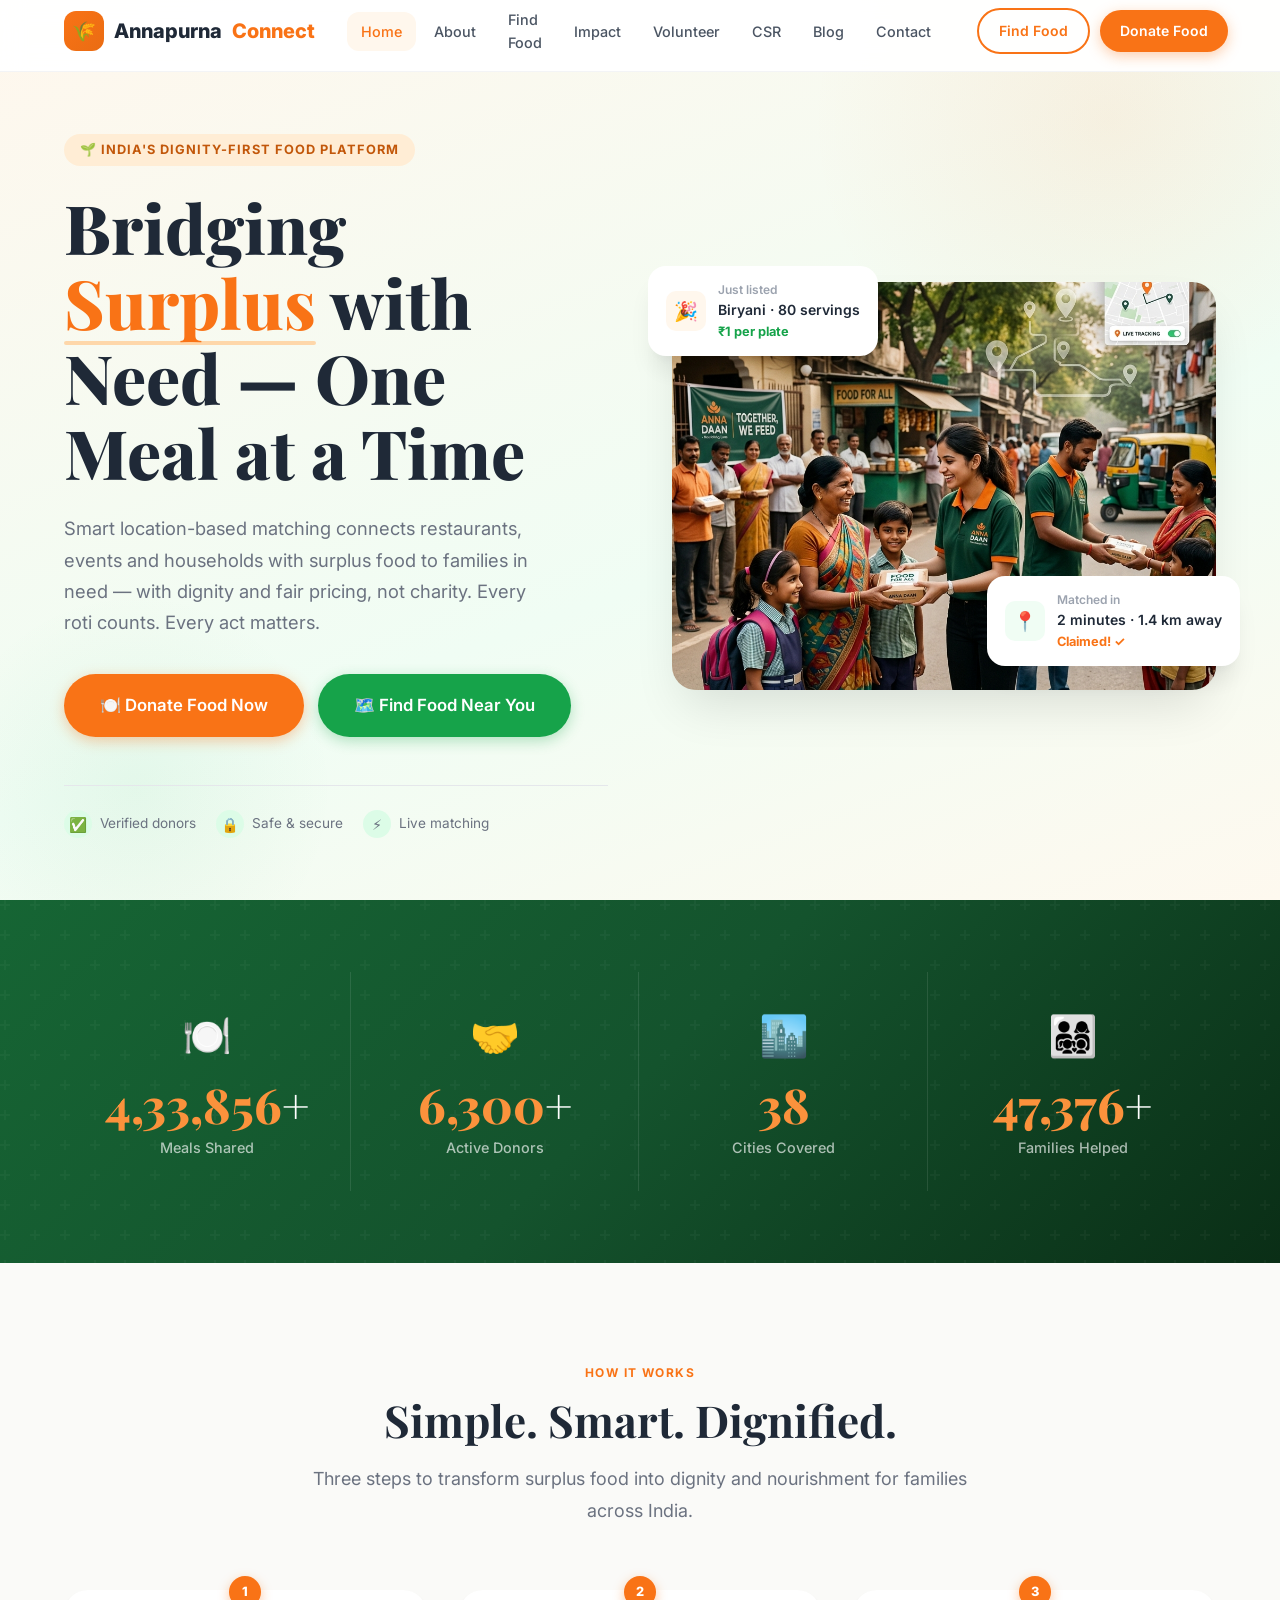
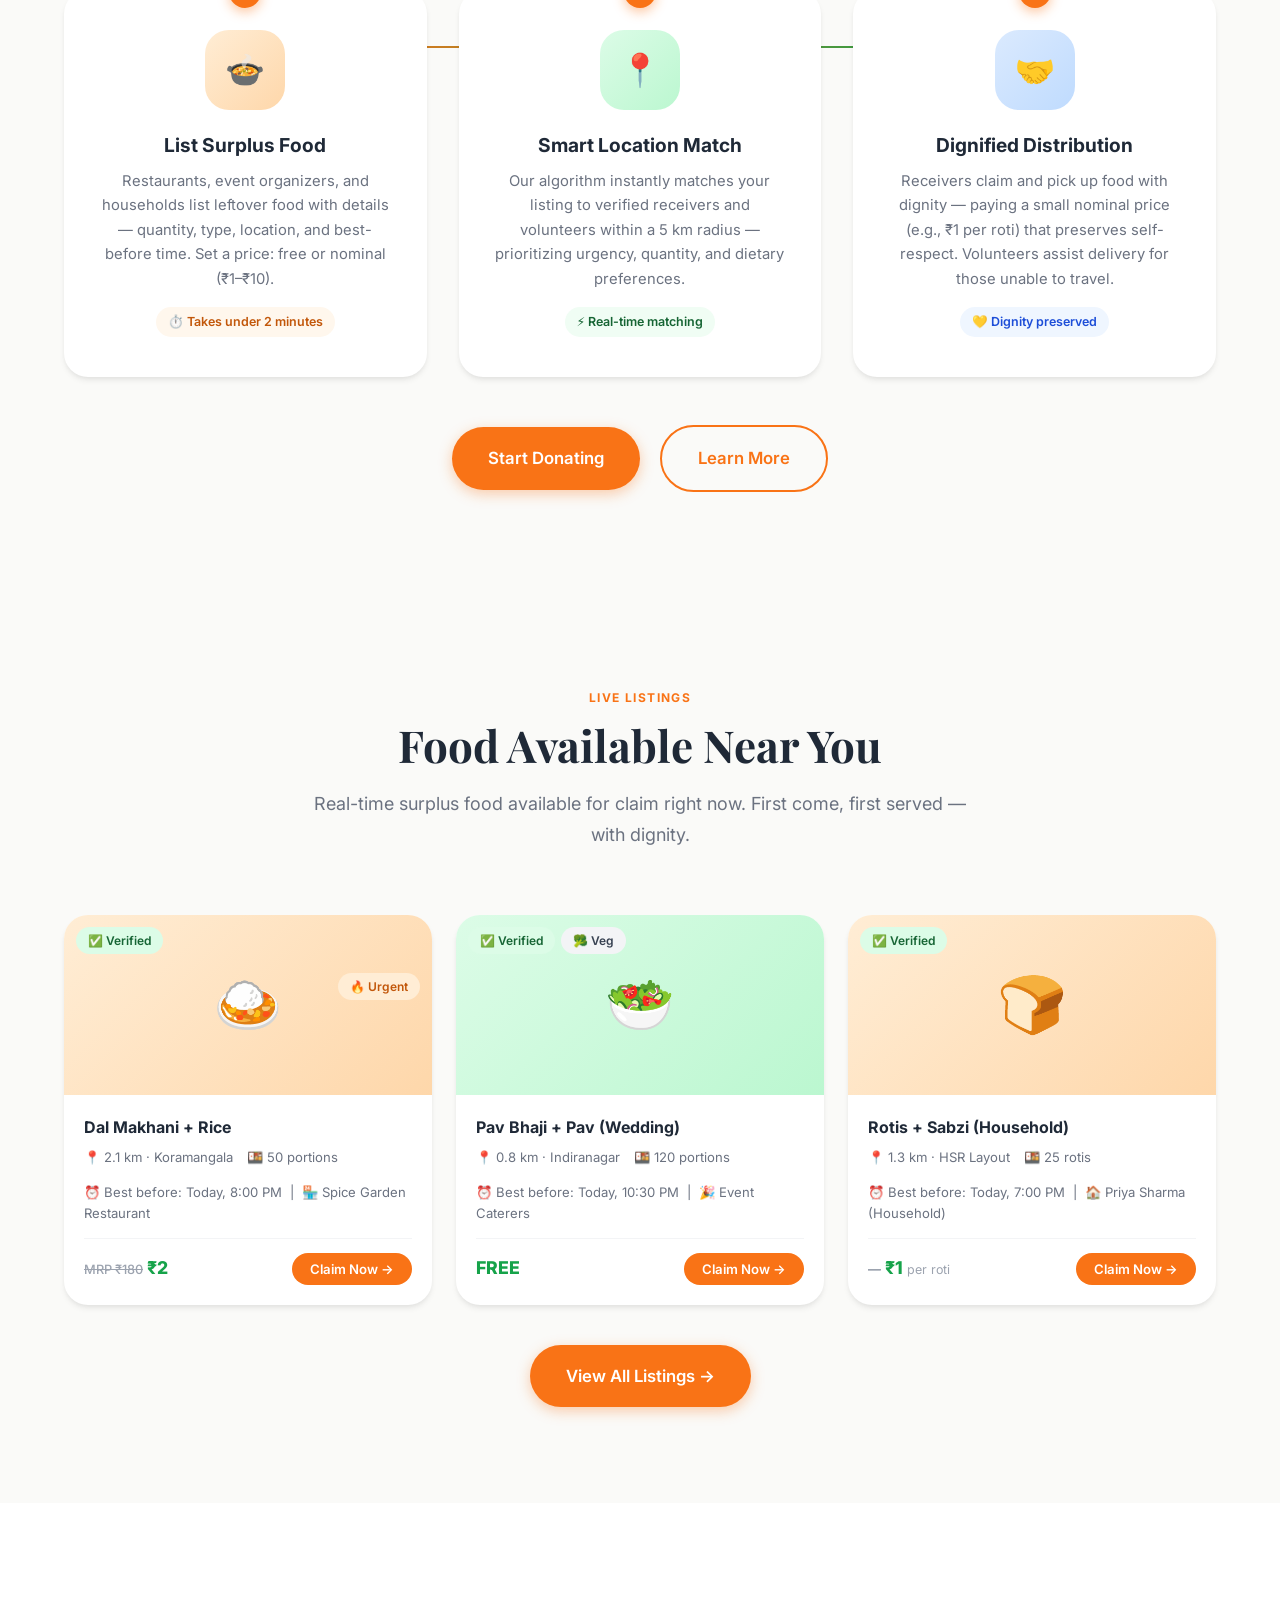
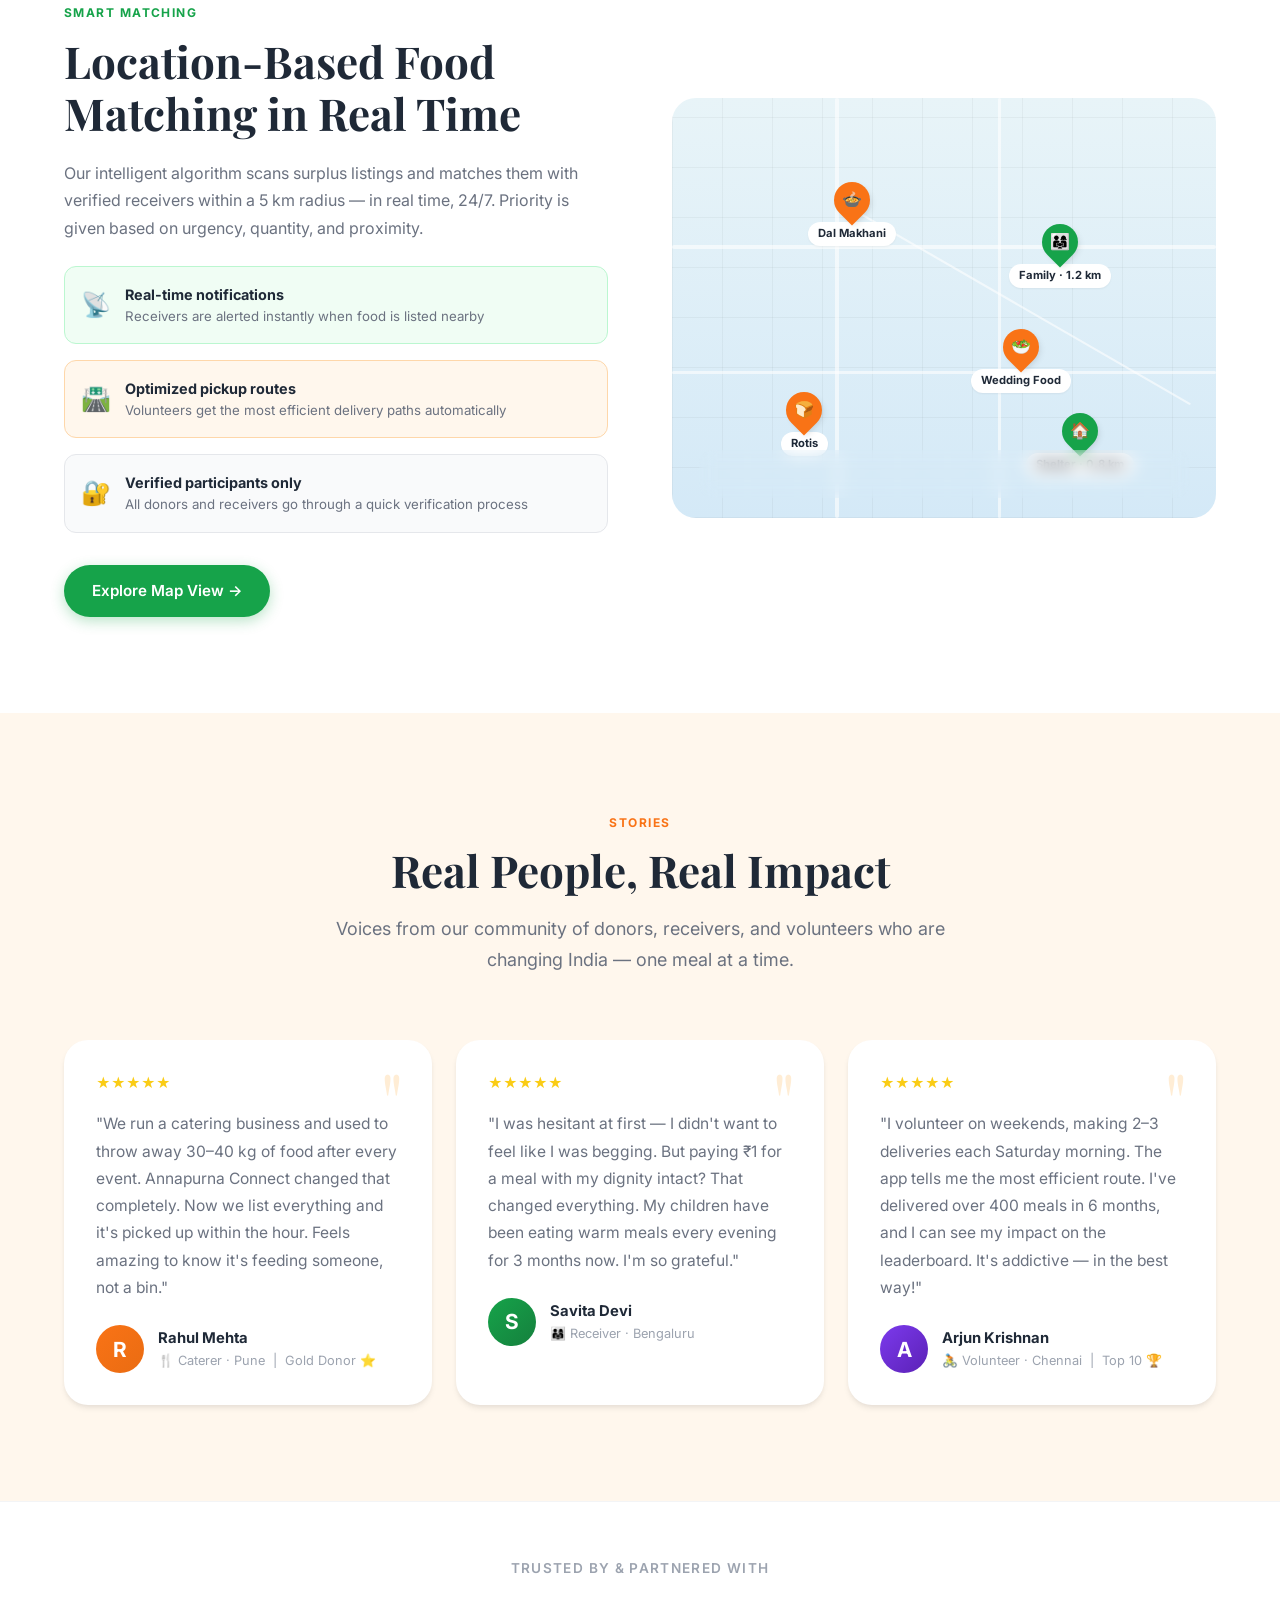
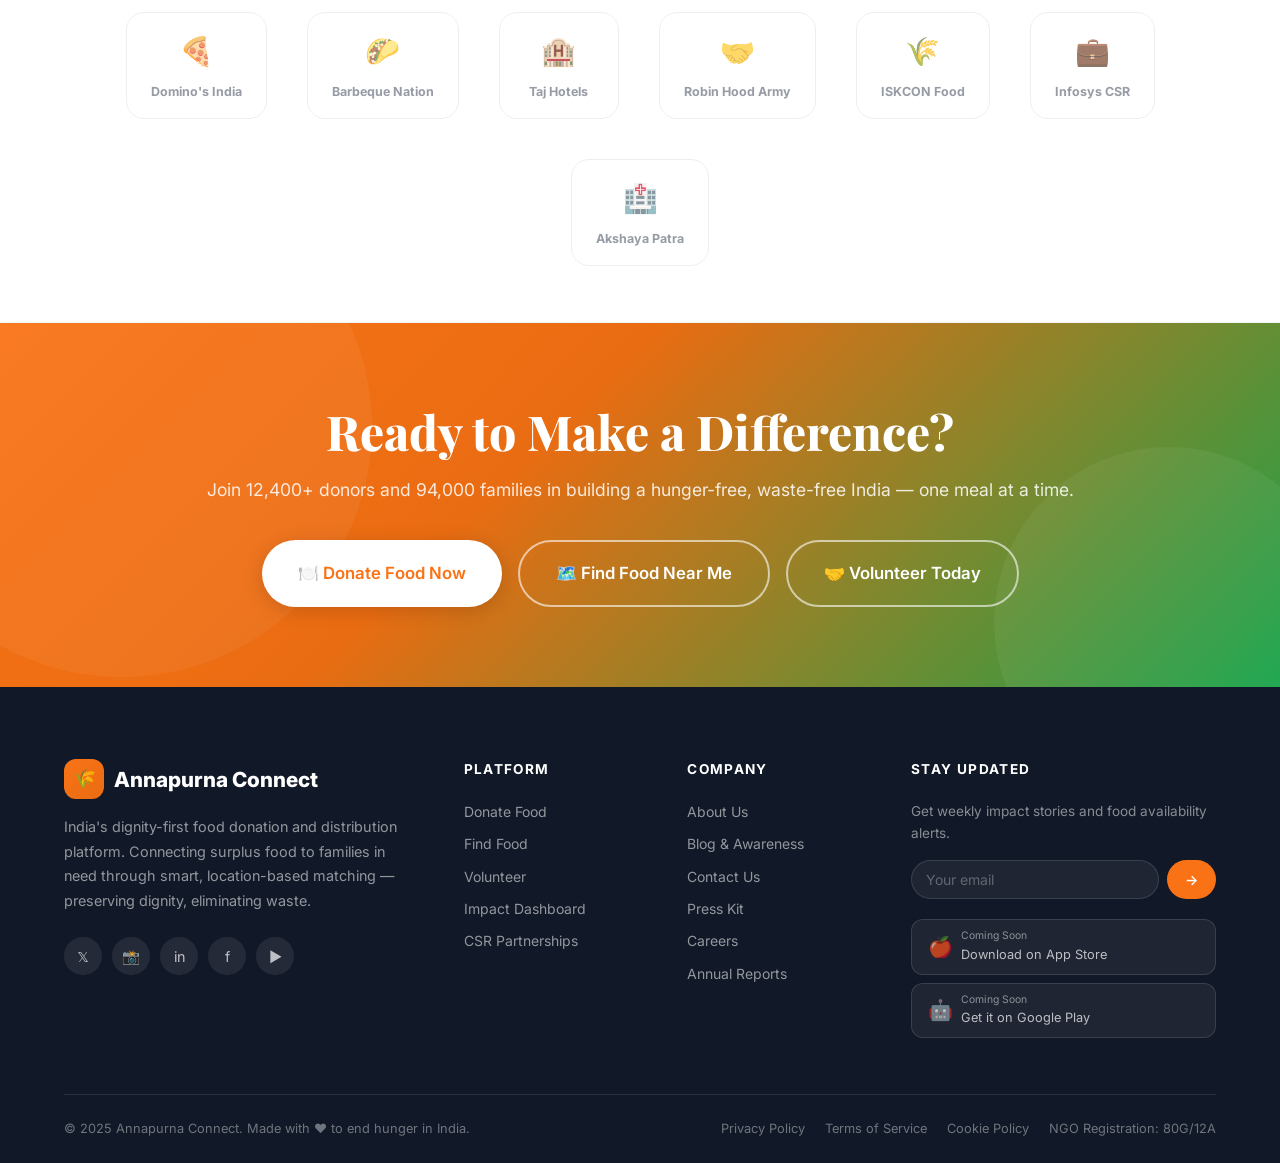
<file: index.html>
<!DOCTYPE html>
<html lang="en">
<head>
  <meta charset="UTF-8" />
  <meta name="viewport" content="width=device-width, initial-scale=1.0" />
  <title>Annapurna Connect — Bridging Surplus with Need, One Meal at a Time</title>
  <meta name="description" content="Annapurna Connect is a dignity-first food donation and distribution platform connecting surplus food from restaurants, events and households to families in need through smart location-based matching across India." />
  <meta name="keywords" content="food donation India, food waste, hunger relief, NGO food platform, food redistribution, volunteer food pickup" />
  <link rel="stylesheet" href="style.css" />
  <link rel="icon" href="data:image/svg+xml,<svg xmlns='http://www.w3.org/2000/svg' viewBox='0 0 100 100'><text y='.9em' font-size='90'>🌾</text></svg>" />
</head>
<body>


<nav class="navbar" id="navbar">
  <div class="container">
    <div class="navbar-inner">
      <a href="index.html" class="navbar-logo">
        <div class="logo-icon">🌾</div>
        Annapurna <span>Connect</span>
      </a>
      <div class="navbar-nav">
        <a href="index.html"        class="nav-link active">Home</a>
        <a href="about.html"        class="nav-link">About</a>
        <a href="find-food.html"    class="nav-link">Find Food</a>
        <a href="impact.html"       class="nav-link">Impact</a>
        <a href="volunteer.html"    class="nav-link">Volunteer</a>
        <a href="corporate.html"    class="nav-link">CSR</a>
        <a href="blog.html"         class="nav-link">Blog</a>
        <a href="contact.html"      class="nav-link">Contact</a>
      </div>
      <div class="navbar-cta">
        <a href="find-food.html" class="btn btn-outline btn-sm">Find Food</a>
        <a href="donate-food.html" class="btn btn-primary btn-sm">Donate Food</a>
      </div>
      <div class="hamburger" id="hamburger" role="button" aria-label="Toggle menu" tabindex="0">
        <span></span><span></span><span></span>
      </div>
    </div>
  </div>
</nav>


<div class="mobile-menu" id="mobileMenu">
  <a href="index.html"        class="mobile-nav-link">🏠 Home</a>
  <a href="about.html"        class="mobile-nav-link">ℹ️ About Us</a>
  <a href="find-food.html"    class="mobile-nav-link">🗺️ Find Food</a>
  <a href="impact.html"       class="mobile-nav-link">📊 Impact Dashboard</a>
  <a href="volunteer.html"    class="mobile-nav-link">🤝 Volunteer</a>
  <a href="corporate.html"    class="mobile-nav-link">🏢 CSR Partnerships</a>
  <a href="blog.html"         class="mobile-nav-link">📰 Blog</a>
  <a href="contact.html"      class="mobile-nav-link">📞 Contact</a>
  <div class="mobile-cta">
    <a href="find-food.html"   class="btn btn-outline">Find Food</a>
    <a href="donate-food.html" class="btn btn-primary">Donate Food</a>
  </div>
</div>


<section class="hero" id="hero">
  <div class="container">
    <div class="hero-inner">
      <div class="hero-content animate-fade-up">
        <div class="hero-eyebrow">
          🌱 India's Dignity-First Food Platform
        </div>
        <h1 class="hero-title">
          Bridging <span class="highlight">Surplus</span> with Need —
          One Meal at a Time
        </h1>
        <p class="hero-subtitle">
          Smart location-based matching connects restaurants, events and households 
          with surplus food to families in need — with dignity and fair pricing, 
          not charity. Every roti counts. Every act matters.
        </p>
        <div class="hero-actions">
          <a href="donate-food.html" class="btn btn-primary btn-lg">
            🍽️ Donate Food Now
          </a>
          <a href="find-food.html" class="btn btn-secondary btn-lg">
            🗺️ Find Food Near You
          </a>
        </div>
        <div class="hero-trust">
          <div class="trust-item">
            <div class="trust-icon">✅</div>
            <span>Verified donors</span>
          </div>
          <div class="trust-item">
            <div class="trust-icon">🔒</div>
            <span>Safe & secure</span>
          </div>
          <div class="trust-item">
            <div class="trust-icon">⚡</div>
            <span>Live matching</span>
          </div>
        </div>
      </div>
      <div class="hero-visual animate-fade-up delay-2">
        <div class="hero-image-wrap">
          <img src="hero_banner.png" alt="Volunteers distributing food with dignity" />
        </div>
        <div class="hero-card-float card-1">
          <div class="float-icon" style="background:#fff7ed;">🎉</div>
          <div>
            <div style="font-size:.75rem;color:var(--text-light)">Just listed</div>
            <div>Biryani · 80 servings</div>
            <div style="font-size:.8rem;color:var(--secondary);font-weight:700">₹1 per plate</div>
          </div>
        </div>
        <div class="hero-card-float card-2">
          <div class="float-icon" style="background:#f0fdf4;">📍</div>
          <div>
            <div style="font-size:.75rem;color:var(--text-light)">Matched in</div>
            <div>2 minutes · 1.4 km away</div>
            <div style="font-size:.8rem;color:var(--primary);font-weight:700">Claimed! ✓</div>
          </div>
        </div>
      </div>
    </div>
  </div>
</section>


<section class="impact-counters" id="impact-counters">
  <div class="container">
    <div class="counters-grid">
      <div class="counter-item">
        <div class="counter-icon">🍽️</div>
        <div class="counter-number">
          <span class="counter-val" data-target="847293" data-suffix="">0</span>+
        </div>
        <div class="counter-label">Meals Shared</div>
      </div>
      <div class="counter-item">
        <div class="counter-icon">🤝</div>
        <div class="counter-number">
          <span class="counter-val" data-target="12400" data-suffix="">0</span>+
        </div>
        <div class="counter-label">Active Donors</div>
      </div>
      <div class="counter-item">
        <div class="counter-icon">🏙️</div>
        <div class="counter-number">
          <span class="counter-val" data-target="38" data-suffix="">0</span>
        </div>
        <div class="counter-label">Cities Covered</div>
      </div>
      <div class="counter-item">
        <div class="counter-icon">👨‍👩‍👧‍👦</div>
        <div class="counter-number">
          <span class="counter-val" data-target="94000" data-suffix="">0</span>+
        </div>
        <div class="counter-label">Families Helped</div>
      </div>
    </div>
  </div>
</section>


<section class="how-it-works section" id="how-it-works">
  <div class="container">
    <div class="section-header">
      <div class="label">How It Works</div>
      <h2 class="heading-lg">Simple. Smart. Dignified.</h2>
      <p class="body-lg">
        Three steps to transform surplus food into dignity and nourishment 
        for families across India.
      </p>
    </div>
    <div class="steps-grid">
      <div class="step-card">
        <div class="step-number">1</div>
        <div class="step-icon step-icon-orange">🍲</div>
        <h3>List Surplus Food</h3>
        <p>
          Restaurants, event organizers, and households list leftover food 
          with details — quantity, type, location, and best-before time. 
          Set a price: free or nominal (₹1–₹10).
        </p>
        <div class="step-tag">⏱️ Takes under 2 minutes</div>
      </div>
      <div class="step-card">
        <div class="step-number">2</div>
        <div class="step-icon step-icon-green">📍</div>
        <h3>Smart Location Match</h3>
        <p>
          Our algorithm instantly matches your listing to verified receivers 
          and volunteers within a 5 km radius — prioritizing urgency, quantity, 
          and dietary preferences.
        </p>
        <div class="step-tag" style="background:var(--green-50);color:var(--green-800);">⚡ Real-time matching</div>
      </div>
      <div class="step-card">
        <div class="step-number">3</div>
        <div class="step-icon step-icon-blue">🤝</div>
        <h3>Dignified Distribution</h3>
        <p>
          Receivers claim and pick up food with dignity — paying a small nominal 
          price (e.g., ₹1 per roti) that preserves self-respect. Volunteers 
          assist delivery for those unable to travel.
        </p>
        <div class="step-tag" style="background:#eff6ff;color:#1d4ed8;">💛 Dignity preserved</div>
      </div>
    </div>
    <div style="text-align:center;margin-top:48px;">
      <a href="donate-food.html" class="btn btn-primary btn-lg" style="margin-right:16px;">Start Donating</a>
      <a href="about.html" class="btn btn-outline btn-lg">Learn More</a>
    </div>
  </div>
</section>


<section class="section" id="featured-listings" style="background:var(--bg-light);">
  <div class="container">
    <div class="section-header">
      <div class="label">Live Listings</div>
      <h2 class="heading-lg">Food Available Near You</h2>
      <p class="body-lg">Real-time surplus food available for claim right now. First come, first served — with dignity.</p>
    </div>
    <div class="grid grid-3" style="margin-bottom:40px;">
      
      <div class="food-card">
        <div class="food-card-img">
          <span>🍛</span>
          <div class="food-card-badges">
            <span class="badge badge-green">✅ Verified</span>
          </div>
          <div class="food-urgency">
            <span class="badge badge-orange">🔥 Urgent</span>
          </div>
        </div>
        <div class="food-card-body">
          <div class="food-card-title">Dal Makhani + Rice</div>
          <div class="food-card-meta">
            <span>📍 2.1 km · Koramangala</span>
            <span>🍱 50 portions</span>
          </div>
          <div style="font-size:.82rem;color:var(--text-secondary);margin-bottom:14px;">
            ⏰ Best before: Today, 8:00 PM &nbsp;|&nbsp; 🏪 Spice Garden Restaurant
          </div>
          <div class="food-card-footer">
            <div class="food-price">
              <span class="original">MRP ₹180</span>₹2
            </div>
            <button class="claim-btn" onclick="showClaimModal()">Claim Now →</button>
          </div>
        </div>
      </div>
      
      <div class="food-card">
        <div class="food-card-img" style="background:linear-gradient(135deg,var(--green-100),var(--green-200));">
          <span>🥗</span>
          <div class="food-card-badges">
            <span class="badge badge-green">✅ Verified</span>
            <span class="badge badge-gray">🥦 Veg</span>
          </div>
        </div>
        <div class="food-card-body">
          <div class="food-card-title">Pav Bhaji + Pav (Wedding)</div>
          <div class="food-card-meta">
            <span>📍 0.8 km · Indiranagar</span>
            <span>🍱 120 portions</span>
          </div>
          <div style="font-size:.82rem;color:var(--text-secondary);margin-bottom:14px;">
            ⏰ Best before: Today, 10:30 PM &nbsp;|&nbsp; 🎉 Event Caterers
          </div>
          <div class="food-card-footer">
            <div class="food-price">FREE</div>
            <button class="claim-btn" onclick="showClaimModal()">Claim Now →</button>
          </div>
        </div>
      </div>
      
      <div class="food-card">
        <div class="food-card-img" style="background:linear-gradient(135deg,var(--orange-100),var(--orange-200));">
          <span>🍞</span>
          <div class="food-card-badges">
            <span class="badge badge-green">✅ Verified</span>
          </div>
        </div>
        <div class="food-card-body">
          <div class="food-card-title">Rotis + Sabzi (Household)</div>
          <div class="food-card-meta">
            <span>📍 1.3 km · HSR Layout</span>
            <span>🍱 25 rotis</span>
          </div>
          <div style="font-size:.82rem;color:var(--text-secondary);margin-bottom:14px;">
            ⏰ Best before: Today, 7:00 PM &nbsp;|&nbsp; 🏠 Priya Sharma (Household)
          </div>
          <div class="food-card-footer">
            <div class="food-price">
              <span class="original">—</span>₹1
              <span style="font-size:.78rem;font-weight:400;color:var(--text-light)">per roti</span>
            </div>
            <button class="claim-btn" onclick="showClaimModal()">Claim Now →</button>
          </div>
        </div>
      </div>
    </div>
    <div style="text-align:center;">
      <a href="find-food.html" class="btn btn-primary btn-lg">View All Listings →</a>
    </div>
  </div>
</section>


<section class="section" id="location-matching">
  <div class="container">
    <div style="display:grid;grid-template-columns:1fr 1fr;gap:64px;align-items:center;">
      <div>
        <div class="label label-green">Smart Matching</div>
        <h2 class="heading-lg" style="margin-bottom:20px;">
          Location-Based Food Matching in Real Time
        </h2>
        <p class="body-md" style="margin-bottom:24px;">
          Our intelligent algorithm scans surplus listings and matches them with 
          verified receivers within a 5 km radius — in real time, 24/7. Priority 
          is given based on urgency, quantity, and proximity.
        </p>
        <div style="display:flex;flex-direction:column;gap:16px;margin-bottom:32px;">
          <div style="display:flex;align-items:center;gap:14px;padding:16px;background:var(--green-50);border-radius:12px;border:1px solid var(--green-200);">
            <span style="font-size:1.5rem;">📡</span>
            <div>
              <div style="font-weight:700;font-size:.9rem;">Real-time notifications</div>
              <div style="font-size:.83rem;color:var(--text-secondary);">Receivers are alerted instantly when food is listed nearby</div>
            </div>
          </div>
          <div style="display:flex;align-items:center;gap:14px;padding:16px;background:var(--orange-50);border-radius:12px;border:1px solid var(--orange-200);">
            <span style="font-size:1.5rem;">🛣️</span>
            <div>
              <div style="font-weight:700;font-size:.9rem;">Optimized pickup routes</div>
              <div style="font-size:.83rem;color:var(--text-secondary);">Volunteers get the most efficient delivery paths automatically</div>
            </div>
          </div>
          <div style="display:flex;align-items:center;gap:14px;padding:16px;background:var(--gray-50);border-radius:12px;border:1px solid var(--gray-200);">
            <span style="font-size:1.5rem;">🔐</span>
            <div>
              <div style="font-weight:700;font-size:.9rem;">Verified participants only</div>
              <div style="font-size:.83rem;color:var(--text-secondary);">All donors and receivers go through a quick verification process</div>
            </div>
          </div>
        </div>
        <a href="find-food.html" class="btn btn-secondary">Explore Map View →</a>
      </div>
      <div>
        <div class="map-container">
          <div class="map-bg"></div>
          <div class="map-roads">
            <div class="map-road" style="top:35%;left:0;right:0;height:4px;"></div>
            <div class="map-road" style="top:65%;left:0;right:0;height:3px;"></div>
            <div class="map-road" style="left:30%;top:0;bottom:0;width:4px;"></div>
            <div class="map-road" style="left:60%;top:0;bottom:0;width:3px;"></div>
            <div class="map-road" style="top:50%;left:30%;right:0;height:2px;transform:rotate(30deg);"></div>
          </div>
          
          <div class="map-pin pin-orange" style="top:20%;left:25%;">
            <div class="pin-icon"><span>🍲</span></div>
            <div class="pin-label">Dal Makhani</div>
          </div>
          <div class="map-pin pin-orange" style="top:55%;left:55%;animation-delay:.5s;">
            <div class="pin-icon"><span>🥗</span></div>
            <div class="pin-label">Wedding Food</div>
          </div>
          <div class="map-pin pin-orange" style="top:70%;left:20%;animation-delay:1s;">
            <div class="pin-icon"><span>🍞</span></div>
            <div class="pin-label">Rotis</div>
          </div>
          
          <div class="map-pin pin-green" style="top:30%;left:62%;animation-delay:.75s;">
            <div class="pin-icon"><span>👨‍👩‍👧</span></div>
            <div class="pin-label">Family · 1.2 km</div>
          </div>
          <div class="map-pin pin-green" style="top:75%;left:65%;animation-delay:1.25s;">
            <div class="pin-icon"><span>🏠</span></div>
            <div class="pin-label">Shelter · 0.8 km</div>
          </div>
          <div class="map-overlay" style="position:absolute;bottom:20px;left:50%;transform:translateX(-50%);width:90%;">
            <div style="background:rgba(255,255,255,.92);backdrop-filter:blur(8px);border-radius:14px;padding:14px 20px;box-shadow:0 8px 24px rgba(0,0,0,.12);display:flex;align-items:center;justify-content:space-between;gap:12px;">
              <div style="display:flex;align-items:center;gap:8px;font-size:.8rem;">
                <span style="width:10px;height:10px;background:var(--primary);border-radius:50%;display:inline-block;"></span>
                <span>Donor</span>
                <span style="width:10px;height:10px;background:var(--secondary);border-radius:50%;display:inline-block;margin-left:8px;"></span>
                <span>Receiver</span>
              </div>
              <div style="font-size:.78rem;color:var(--secondary);font-weight:700;">⚡ 3 live matches today</div>
            </div>
          </div>
        </div>
      </div>
    </div>
  </div>
</section>


<section class="testimonials section" id="testimonials">
  <div class="container">
    <div class="section-header">
      <div class="label">Stories</div>
      <h2 class="heading-lg">Real People, Real Impact</h2>
      <p class="body-lg">Voices from our community of donors, receivers, and volunteers who are changing India — one meal at a time.</p>
    </div>
    <div class="grid grid-3">
      <div class="testimonial-card">
        <div class="testimonial-stars">★★★★★</div>
        <p class="testimonial-text">
          "We run a catering business and used to throw away 30–40 kg of food after every event. 
          Annapurna Connect changed that completely. Now we list everything and it's picked up 
          within the hour. Feels amazing to know it's feeding someone, not a bin."
        </p>
        <div class="testimonial-author">
          <div class="author-avatar" style="background:linear-gradient(135deg,var(--primary),var(--orange-600));">R</div>
          <div>
            <div class="author-name">Rahul Mehta</div>
            <div class="author-role">🍴 Caterer · Pune &nbsp;|&nbsp; Gold Donor ⭐</div>
          </div>
        </div>
      </div>
      <div class="testimonial-card">
        <div class="testimonial-stars">★★★★★</div>
        <p class="testimonial-text">
          "I was hesitant at first — I didn't want to feel like I was begging. But paying ₹1 
          for a meal with my dignity intact? That changed everything. My children have been 
          eating warm meals every evening for 3 months now. I'm so grateful."
        </p>
        <div class="testimonial-author">
          <div class="author-avatar" style="background:linear-gradient(135deg,var(--secondary),var(--green-700));">S</div>
          <div>
            <div class="author-name">Savita Devi</div>
            <div class="author-role">👨‍👩‍👧 Receiver · Bengaluru</div>
          </div>
        </div>
      </div>
      <div class="testimonial-card">
        <div class="testimonial-stars">★★★★★</div>
        <p class="testimonial-text">
          "I volunteer on weekends, making 2–3 deliveries each Saturday morning. The app tells 
          me the most efficient route. I've delivered over 400 meals in 6 months, and I can 
          see my impact on the leaderboard. It's addictive — in the best way!"
        </p>
        <div class="testimonial-author">
          <div class="author-avatar" style="background:linear-gradient(135deg,#7c3aed,#5b21b6);">A</div>
          <div>
            <div class="author-name">Arjun Krishnan</div>
            <div class="author-role">🚴 Volunteer · Chennai &nbsp;|&nbsp; Top 10 🏆</div>
          </div>
        </div>
      </div>
    </div>
  </div>
</section>


<section class="partners-strip" id="partners">
  <div class="container">
    <div class="partners-label">Trusted by & Partnered With</div>
    <div class="partners-logos">
      <div class="partner-logo">
        <div class="logo-emoji">🍕</div>
        <div class="logo-name">Domino's India</div>
      </div>
      <div class="partner-logo">
        <div class="logo-emoji">🌮</div>
        <div class="logo-name">Barbeque Nation</div>
      </div>
      <div class="partner-logo">
        <div class="logo-emoji">🏨</div>
        <div class="logo-name">Taj Hotels</div>
      </div>
      <div class="partner-logo">
        <div class="logo-emoji">🤝</div>
        <div class="logo-name">Robin Hood Army</div>
      </div>
      <div class="partner-logo">
        <div class="logo-emoji">🌾</div>
        <div class="logo-name">ISKCON Food</div>
      </div>
      <div class="partner-logo">
        <div class="logo-emoji">💼</div>
        <div class="logo-name">Infosys CSR</div>
      </div>
      <div class="partner-logo">
        <div class="logo-emoji">🏥</div>
        <div class="logo-name">Akshaya Patra</div>
      </div>
    </div>
  </div>
</section>


<section class="cta-banner" id="cta">
  <div class="container">
    <h2>Ready to Make a Difference?</h2>
    <p>
      Join 12,400+ donors and 94,000 families in building a hunger-free, 
      waste-free India — one meal at a time.
    </p>
    <div class="cta-actions">
      <a href="donate-food.html" class="btn btn-white btn-lg">🍽️ Donate Food Now</a>
      <a href="find-food.html"   class="btn btn-outline-white btn-lg">🗺️ Find Food Near Me</a>
      <a href="volunteer.html"   class="btn btn-outline-white btn-lg">🤝 Volunteer Today</a>
    </div>
  </div>
</section>


<footer class="footer" id="footer">
  <div class="container">
    <div class="footer-grid">
      <div class="footer-brand">
        <div class="footer-logo">
          <div class="logo-icon">🌾</div>
          Annapurna Connect
        </div>
        <p class="footer-brand-text">
          India's dignity-first food donation and distribution platform. 
          Connecting surplus food to families in need through smart, 
          location-based matching — preserving dignity, eliminating waste.
        </p>
        <div class="footer-social">
          <a href="#" class="footer-social-link" aria-label="Twitter">𝕏</a>
          <a href="#" class="footer-social-link" aria-label="Instagram">📸</a>
          <a href="#" class="footer-social-link" aria-label="LinkedIn">in</a>
          <a href="#" class="footer-social-link" aria-label="Facebook">f</a>
          <a href="#" class="footer-social-link" aria-label="YouTube">▶</a>
        </div>
      </div>
      <div class="footer-col">
        <h4>Platform</h4>
        <div class="footer-links">
          <a href="donate-food.html" class="footer-link">Donate Food</a>
          <a href="find-food.html"   class="footer-link">Find Food</a>
          <a href="volunteer.html"   class="footer-link">Volunteer</a>
          <a href="impact.html"      class="footer-link">Impact Dashboard</a>
          <a href="corporate.html"   class="footer-link">CSR Partnerships</a>
        </div>
      </div>
      <div class="footer-col">
        <h4>Company</h4>
        <div class="footer-links">
          <a href="about.html"    class="footer-link">About Us</a>
          <a href="blog.html"     class="footer-link">Blog & Awareness</a>
          <a href="contact.html"  class="footer-link">Contact Us</a>
          <a href="#"             class="footer-link">Press Kit</a>
          <a href="#"             class="footer-link">Careers</a>
          <a href="#"             class="footer-link">Annual Reports</a>
        </div>
      </div>
      <div class="footer-col">
        <h4>Stay Updated</h4>
        <p style="font-size:.85rem;color:rgba(255,255,255,.5);margin-bottom:12px;">
          Get weekly impact stories and food availability alerts.
        </p>
        <div class="newsletter-form">
          <input type="email" class="newsletter-input" placeholder="Your email" id="newsletterEmail" />
          <button class="newsletter-btn" onclick="subscribeNewsletter()">→</button>
        </div>
        <div class="app-badges">
          <div class="app-badge">
            <span class="app-icon">🍎</span>
            <div class="app-text">
              <span class="coming">Coming Soon</span>
              Download on App Store
            </div>
          </div>
          <div class="app-badge">
            <span class="app-icon">🤖</span>
            <div class="app-text">
              <span class="coming">Coming Soon</span>
              Get it on Google Play
            </div>
          </div>
        </div>
      </div>
    </div>
    <div class="footer-bottom">
      <p>© 2025 Annapurna Connect. Made with ❤️ to end hunger in India.</p>
      <div class="footer-bottom-links">
        <a href="#" class="footer-bottom-link">Privacy Policy</a>
        <a href="#" class="footer-bottom-link">Terms of Service</a>
        <a href="#" class="footer-bottom-link">Cookie Policy</a>
        <a href="#" class="footer-bottom-link">NGO Registration: 80G/12A</a>
      </div>
    </div>
  </div>
</footer>


<div id="claimModal" style="display:none;position:fixed;inset:0;background:rgba(0,0,0,.5);z-index:9999;display:none;align-items:center;justify-content:center;padding:24px;">
  <div style="background:#fff;border-radius:24px;padding:36px;max-width:440px;width:100%;position:relative;animation:fadeInUp .3s ease;">
    <button onclick="hideClaimModal()" style="position:absolute;top:16px;right:16px;width:32px;height:32px;border-radius:50%;background:var(--gray-100);border:none;cursor:pointer;font-size:1rem;">✕</button>
    <div style="text-align:center;margin-bottom:24px;">
      <div style="font-size:2.5rem;margin-bottom:8px;">🎉</div>
      <h3 style="font-size:1.25rem;font-weight:700;margin-bottom:8px;">Claim This Listing</h3>
      <p style="font-size:.9rem;color:var(--text-secondary);">Enter your details to reserve your pickup slot</p>
    </div>
    <div class="form-group">
      <label class="form-label">Your Name <span class="required">*</span></label>
      <input type="text" class="form-input" placeholder="Full name" id="claimName" />
    </div>
    <div class="form-group">
      <label class="form-label">Phone Number <span class="required">*</span></label>
      <input type="tel" class="form-input" placeholder="+91 XXXXX XXXXX" id="claimPhone" />
    </div>
    <div class="form-group">
      <label class="form-label">Preferred Pickup Time</label>
      <select class="form-select" id="claimTime">
        <option>As soon as possible</option>
        <option>Within 1 hour</option>
        <option>Within 2 hours</option>
        <option>Evening pickup</option>
      </select>
    </div>
    <button onclick="confirmClaim()" class="btn btn-primary" style="width:100%;justify-content:center;">Confirm Claim ✓</button>
  </div>
</div>


<script src="script.js"></script>
</body>
</html>
</file>
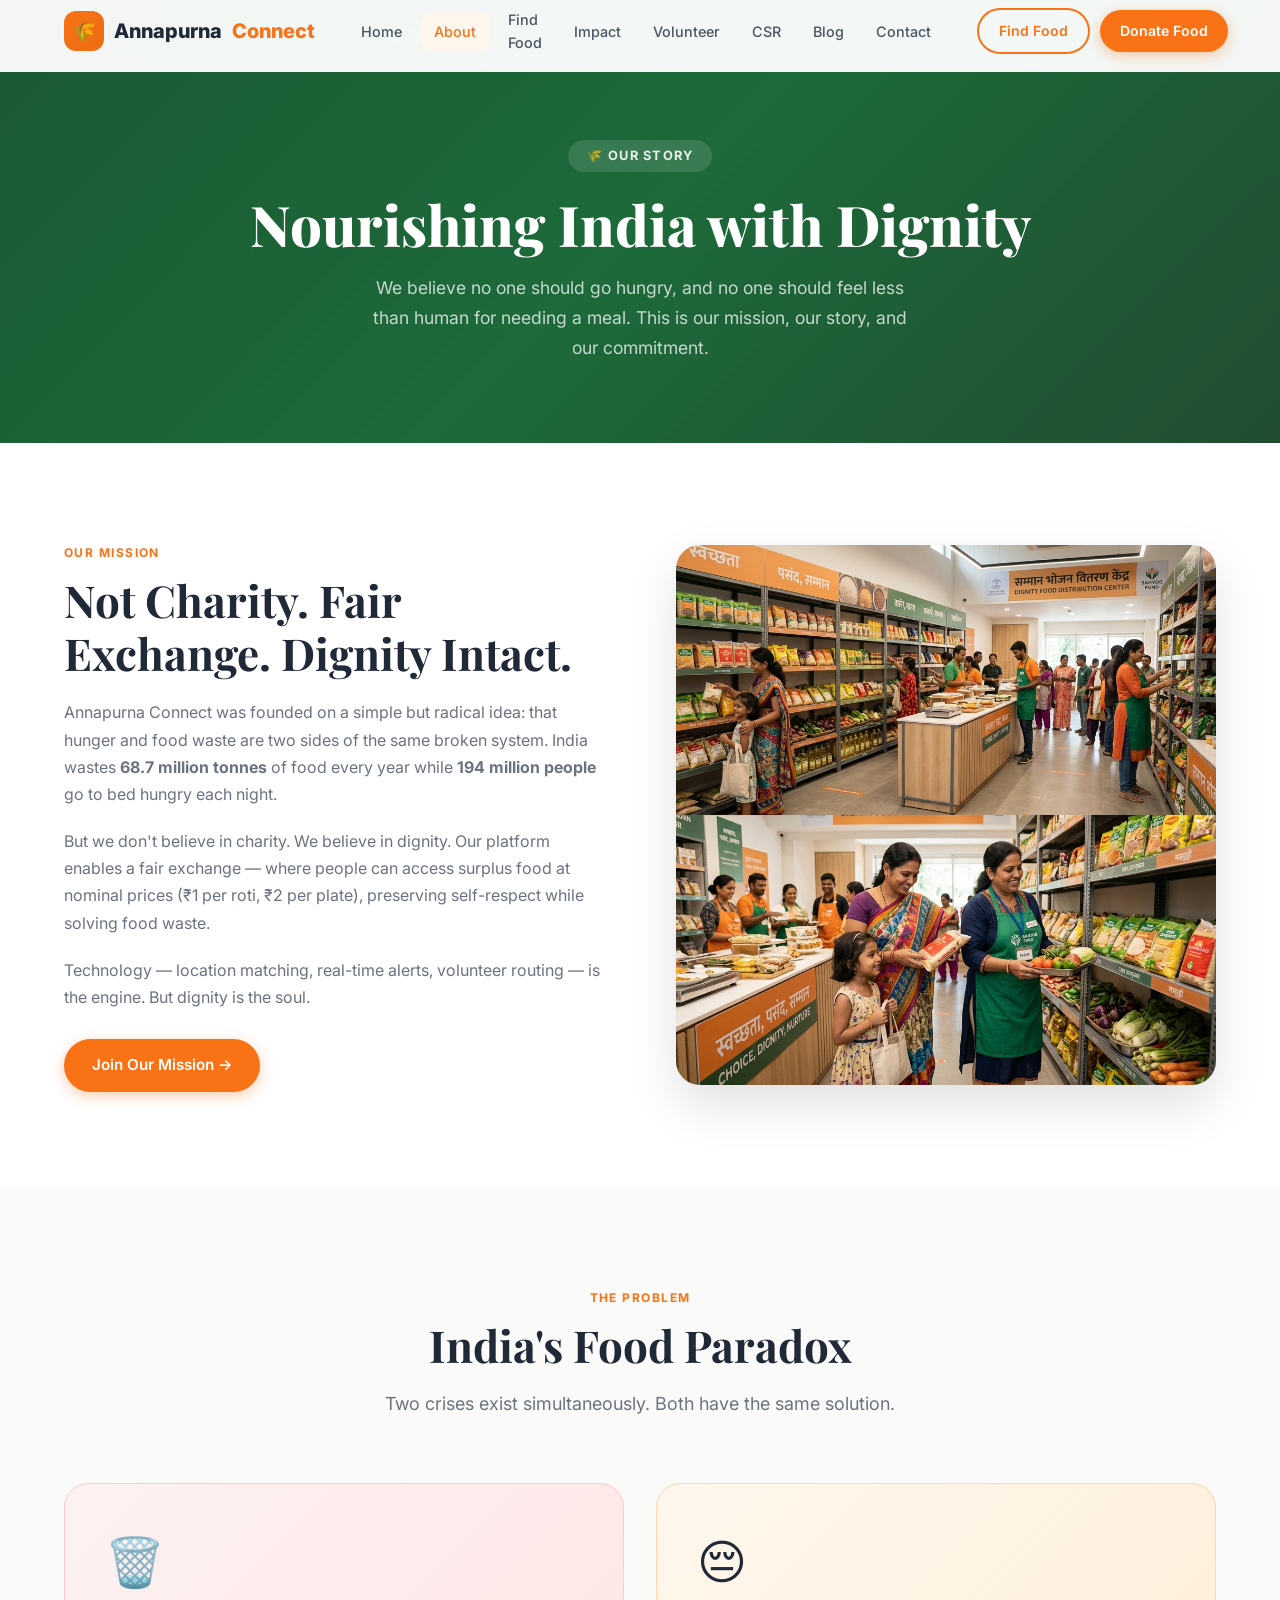
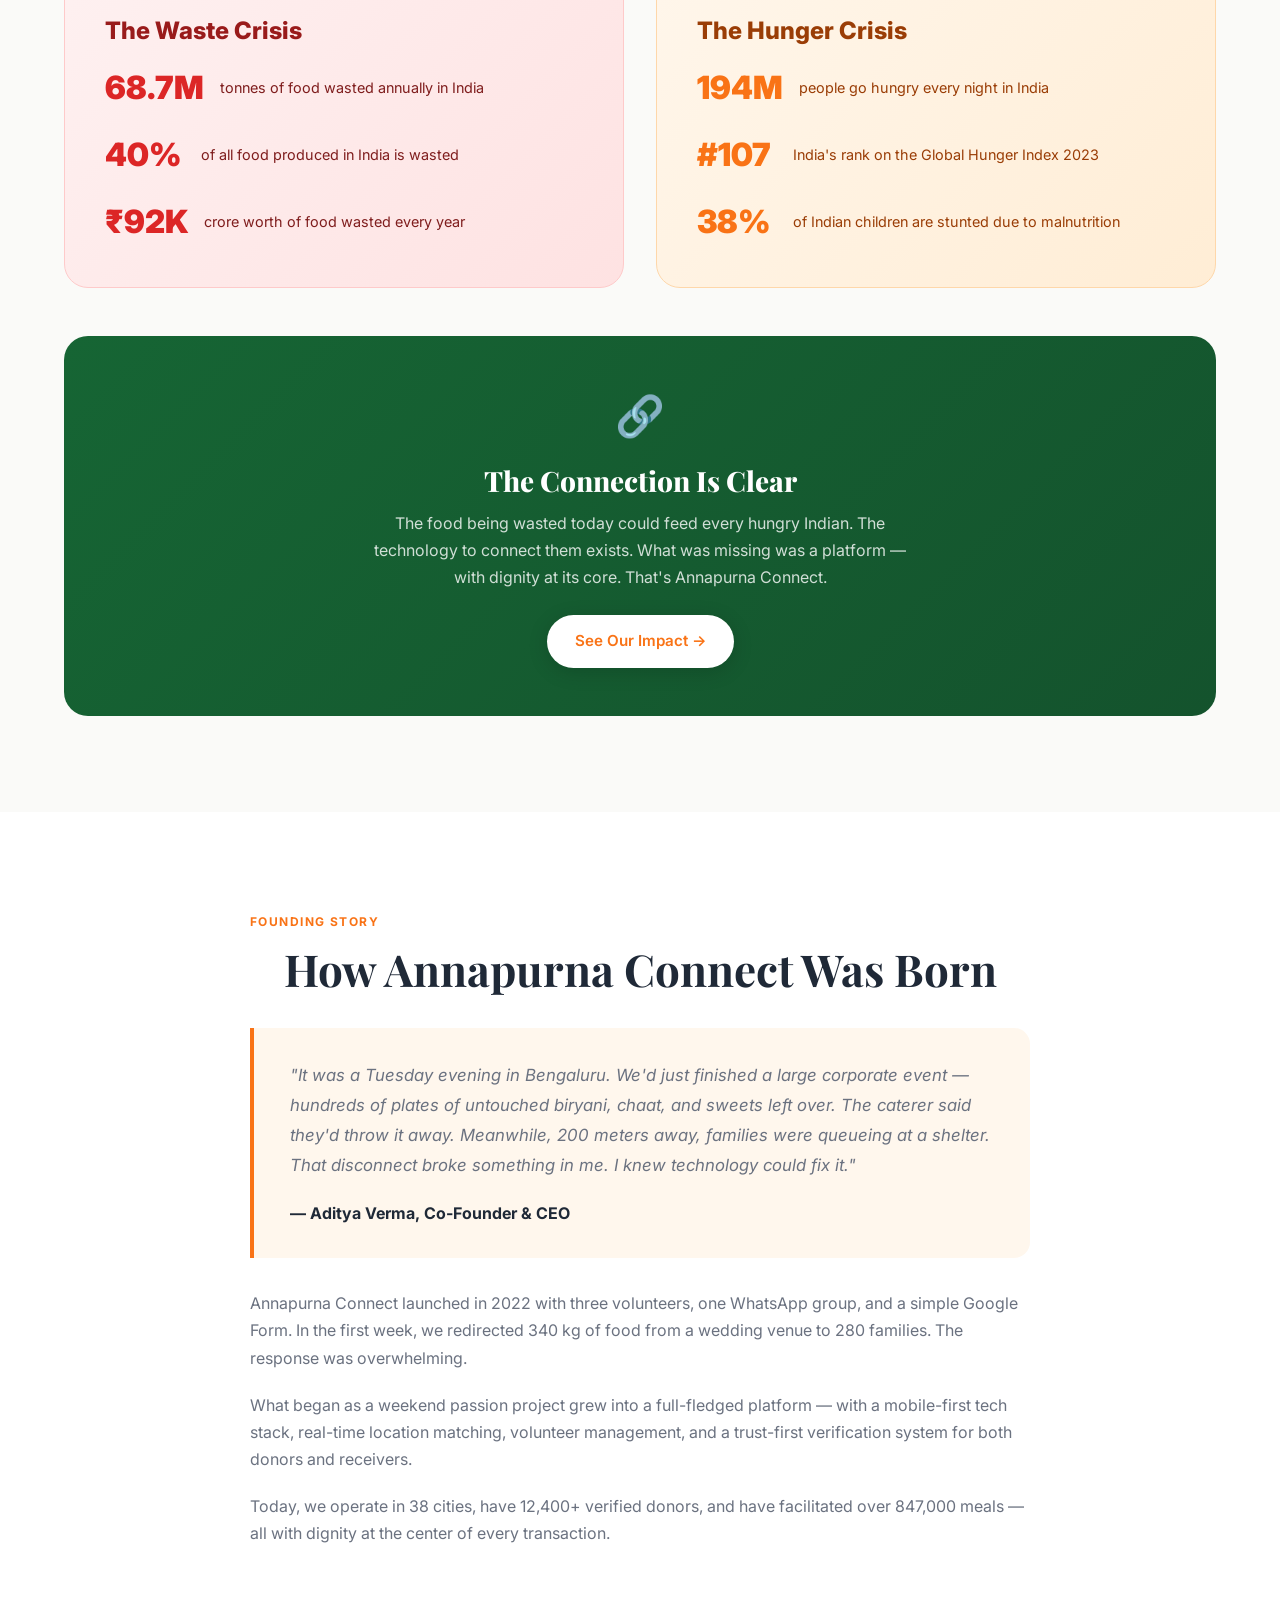
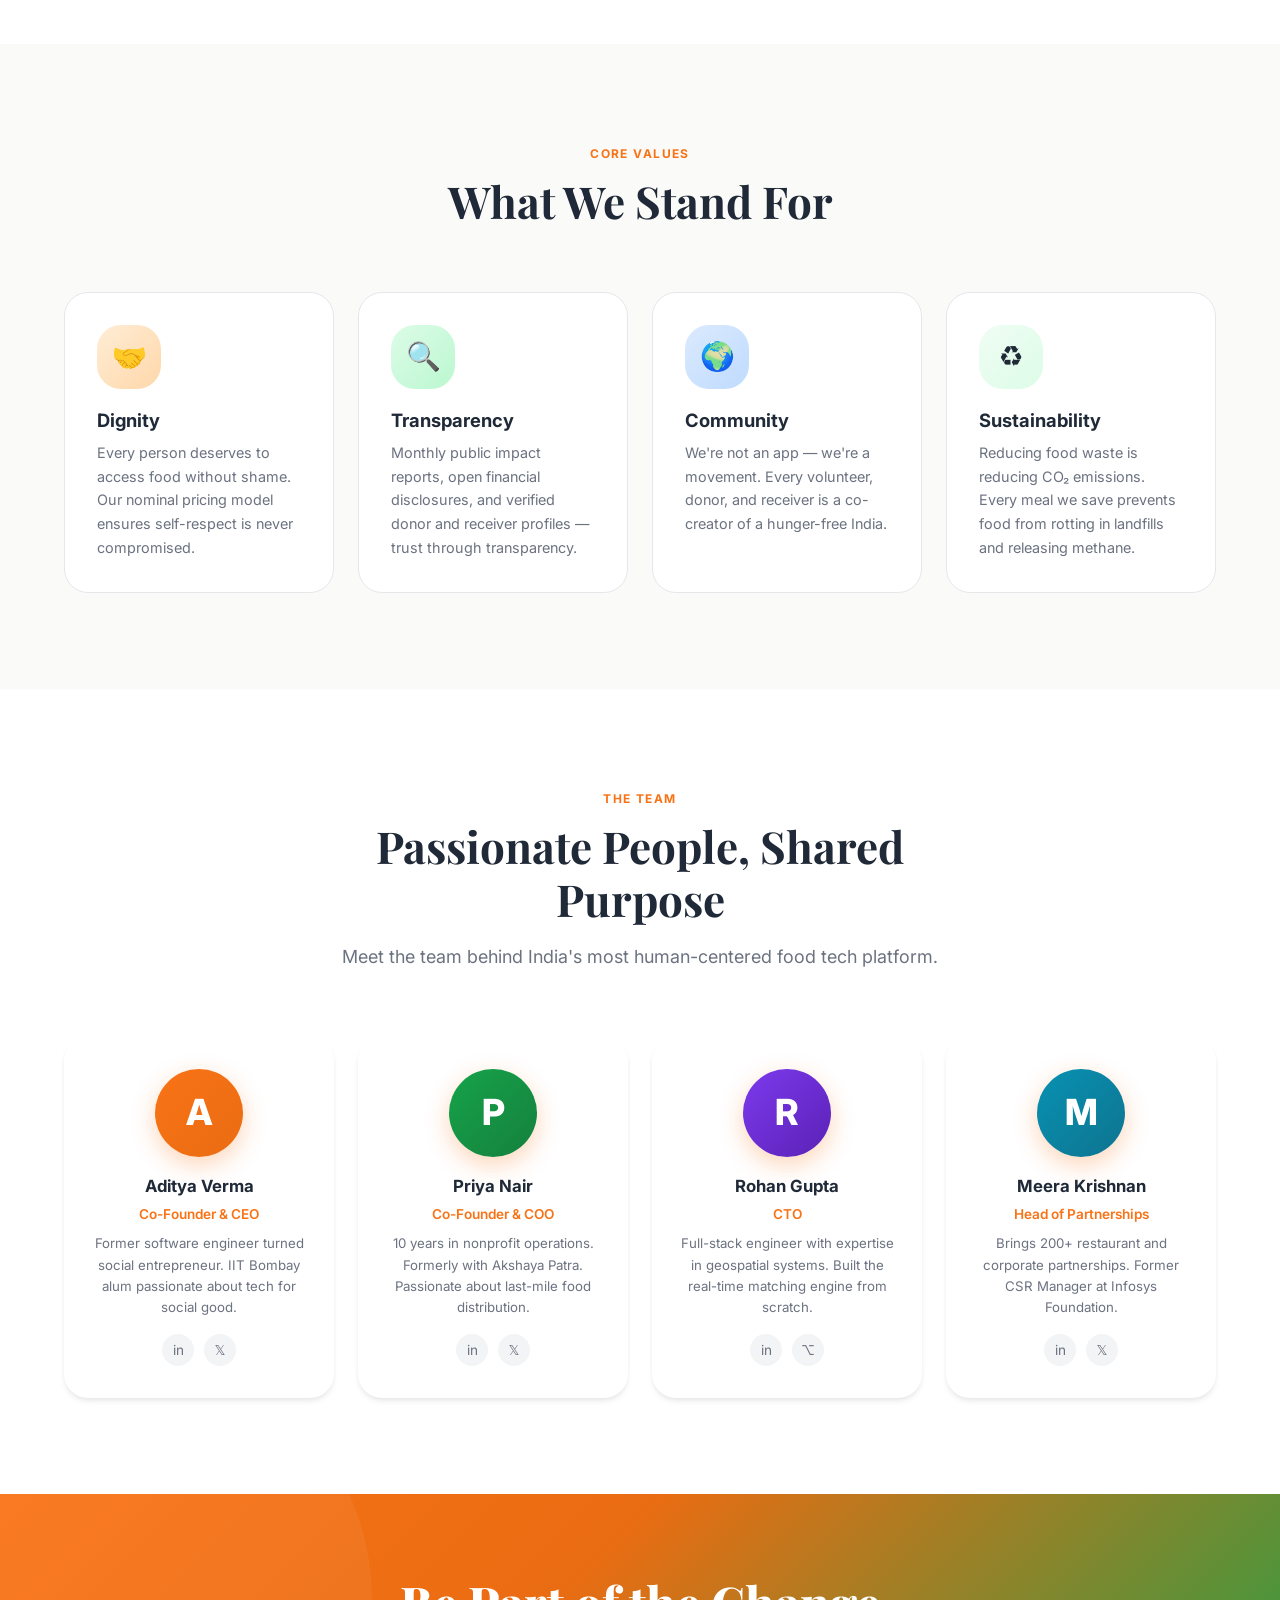
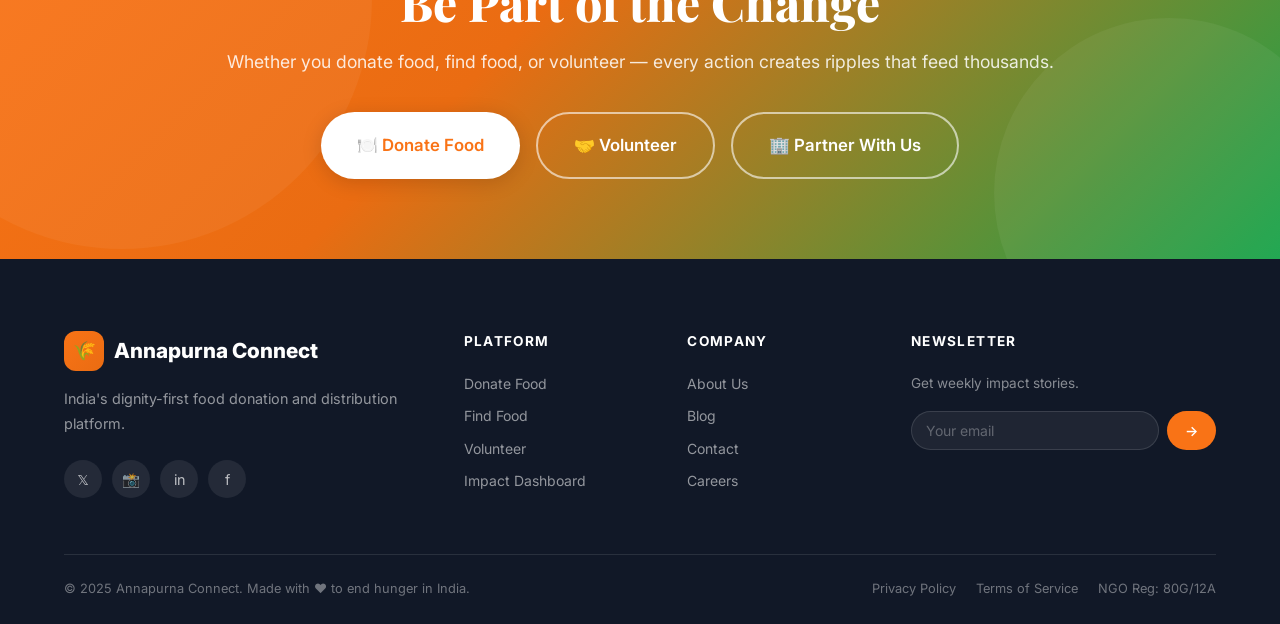
<file: about.html>
<!DOCTYPE html>
<html lang="en">
<head>
  <meta charset="UTF-8" />
  <meta name="viewport" content="width=device-width, initial-scale=1.0" />
  <title>About Us — Annapurna Connect</title>
  <meta name="description" content="Learn about Annapurna Connect's mission to eliminate hunger while preserving dignity. Our story, values, and team behind India's dignity-first food platform." />
  <link rel="stylesheet" href="style.css" />
  <link rel="icon" href="data:image/svg+xml,<svg xmlns='http://www.w3.org/2000/svg' viewBox='0 0 100 100'><text y='.9em' font-size='90'>🌾</text></svg>" />
</head>
<body>

<!-- NAV -->
<nav class="navbar" id="navbar">
  <div class="container">
    <div class="navbar-inner">
      <a href="index.html" class="navbar-logo">
        <div class="logo-icon">🌾</div>
        Annapurna <span>Connect</span>
      </a>
      <div class="navbar-nav">
        <a href="index.html"        class="nav-link">Home</a>
        <a href="about.html"        class="nav-link active">About</a>
        <a href="find-food.html"    class="nav-link">Find Food</a>
        <a href="impact.html"       class="nav-link">Impact</a>
        <a href="volunteer.html"    class="nav-link">Volunteer</a>
        <a href="corporate.html"    class="nav-link">CSR</a>
        <a href="blog.html"         class="nav-link">Blog</a>
        <a href="contact.html"      class="nav-link">Contact</a>
      </div>
      <div class="navbar-cta">
        <a href="find-food.html"   class="btn btn-outline btn-sm">Find Food</a>
        <a href="donate-food.html" class="btn btn-primary btn-sm">Donate Food</a>
      </div>
      <div class="hamburger" id="hamburger" role="button" aria-label="Toggle menu" tabindex="0">
        <span></span><span></span><span></span>
      </div>
    </div>
  </div>
</nav>
<div class="mobile-menu" id="mobileMenu">
  <a href="index.html"        class="mobile-nav-link">🏠 Home</a>
  <a href="about.html"        class="mobile-nav-link">ℹ️ About Us</a>
  <a href="find-food.html"    class="mobile-nav-link">🗺️ Find Food</a>
  <a href="impact.html"       class="mobile-nav-link">📊 Impact Dashboard</a>
  <a href="volunteer.html"    class="mobile-nav-link">🤝 Volunteer</a>
  <a href="corporate.html"    class="mobile-nav-link">🏢 CSR Partnerships</a>
  <a href="blog.html"         class="mobile-nav-link">📰 Blog</a>
  <a href="contact.html"      class="mobile-nav-link">📞 Contact</a>
  <div class="mobile-cta">
    <a href="find-food.html"   class="btn btn-outline">Find Food</a>
    <a href="donate-food.html" class="btn btn-primary">Donate Food</a>
  </div>
</div>

<!-- PAGE HERO -->
<section class="page-hero">
  <div class="container" style="position:relative;z-index:1;">
    <div class="page-hero-label">🌾 Our Story</div>
    <h1>Nourishing India with Dignity</h1>
    <p>We believe no one should go hungry, and no one should feel less than human for needing a meal. This is our mission, our story, and our commitment.</p>
  </div>
</section>

<!-- MISSION -->
<section class="section">
  <div class="container">
    <div style="display:grid;grid-template-columns:1fr 1fr;gap:72px;align-items:center;">
      <div>
        <div class="label">Our Mission</div>
        <h2 class="heading-lg" style="margin-bottom:20px;">Not Charity. Fair Exchange. Dignity Intact.</h2>
        <p class="body-md" style="margin-bottom:20px;">
          Annapurna Connect was founded on a simple but radical idea: that hunger and food 
          waste are two sides of the same broken system. India wastes 
          <strong>68.7 million tonnes</strong> of food every year while 
          <strong>194 million people</strong> go to bed hungry each night.
        </p>
        <p class="body-md" style="margin-bottom:20px;">
          But we don't believe in charity. We believe in dignity. Our platform enables a fair 
          exchange — where people can access surplus food at nominal prices (₹1 per roti, ₹2 
          per plate), preserving self-respect while solving food waste.
        </p>
        <p class="body-md" style="margin-bottom:28px;">
          Technology — location matching, real-time alerts, volunteer routing — is the engine. 
          But dignity is the soul.
        </p>
        <a href="donate-food.html" class="btn btn-primary">Join Our Mission →</a>
      </div>
      <div>
        <img src="about_story.png"
             alt="Dignified food distribution center"
             style="width:100%;border-radius:24px;box-shadow:0 20px 50px rgba(0,0,0,.12);" />
      </div>
    </div>
  </div>
</section>

<!-- PROBLEM STATEMENT -->
<section class="section" style="background:var(--bg-light);">
  <div class="container">
    <div class="section-header">
      <div class="label">The Problem</div>
      <h2 class="heading-lg">India's Food Paradox</h2>
      <p class="body-lg">Two crises exist simultaneously. Both have the same solution.</p>
    </div>
    <div class="grid grid-2" style="gap:32px;margin-bottom:48px;">
      <div style="background:linear-gradient(135deg,#fef2f2,#fee2e2);border-radius:24px;padding:40px;border:1px solid #fecaca;">
        <div style="font-size:3rem;margin-bottom:16px;">🗑️</div>
        <h3 style="font-size:1.5rem;font-weight:800;color:#991b1b;margin-bottom:16px;">The Waste Crisis</h3>
        <div style="display:flex;flex-direction:column;gap:16px;">
          <div style="display:flex;align-items:center;gap:16px;">
            <div style="font-size:2rem;font-weight:900;color:#dc2626;min-width:80px;">68.7M</div>
            <div style="font-size:.9rem;color:#7f1d1d;">tonnes of food wasted annually in India</div>
          </div>
          <div style="display:flex;align-items:center;gap:16px;">
            <div style="font-size:2rem;font-weight:900;color:#dc2626;min-width:80px;">40%</div>
            <div style="font-size:.9rem;color:#7f1d1d;">of all food produced in India is wasted</div>
          </div>
          <div style="display:flex;align-items:center;gap:16px;">
            <div style="font-size:2rem;font-weight:900;color:#dc2626;min-width:80px;">₹92K</div>
            <div style="font-size:.9rem;color:#7f1d1d;">crore worth of food wasted every year</div>
          </div>
        </div>
      </div>
      <div style="background:linear-gradient(135deg,var(--orange-50),var(--orange-100));border-radius:24px;padding:40px;border:1px solid var(--orange-200);">
        <div style="font-size:3rem;margin-bottom:16px;">😔</div>
        <h3 style="font-size:1.5rem;font-weight:800;color:var(--orange-800);margin-bottom:16px;">The Hunger Crisis</h3>
        <div style="display:flex;flex-direction:column;gap:16px;">
          <div style="display:flex;align-items:center;gap:16px;">
            <div style="font-size:2rem;font-weight:900;color:var(--primary);min-width:80px;">194M</div>
            <div style="font-size:.9rem;color:var(--orange-800);">people go hungry every night in India</div>
          </div>
          <div style="display:flex;align-items:center;gap:16px;">
            <div style="font-size:2rem;font-weight:900;color:var(--primary);min-width:80px;">#107</div>
            <div style="font-size:.9rem;color:var(--orange-800);">India's rank on the Global Hunger Index 2023</div>
          </div>
          <div style="display:flex;align-items:center;gap:16px;">
            <div style="font-size:2rem;font-weight:900;color:var(--primary);min-width:80px;">38%</div>
            <div style="font-size:.9rem;color:var(--orange-800);">of Indian children are stunted due to malnutrition</div>
          </div>
        </div>
      </div>
    </div>
    <div style="background:linear-gradient(135deg,var(--green-800),var(--green-900));border-radius:24px;padding:48px;text-align:center;color:#fff;">
      <div style="font-size:2.5rem;margin-bottom:16px;">🔗</div>
      <h3 style="font-size:1.75rem;font-weight:800;margin-bottom:12px;font-family:'Playfair Display',serif;">
        The Connection Is Clear
      </h3>
      <p style="font-size:1rem;color:rgba(255,255,255,.8);max-width:560px;margin:0 auto 24px;line-height:1.7;">
        The food being wasted today could feed every hungry Indian. 
        The technology to connect them exists. What was missing was a platform — 
        with dignity at its core. That's Annapurna Connect.
      </p>
      <a href="impact.html" class="btn btn-white">See Our Impact →</a>
    </div>
  </div>
</section>

<!-- FOUNDING STORY -->
<section class="section">
  <div class="container">
    <div style="max-width:780px;margin:0 auto;">
      <div class="label text-center" style="text-align:center;">Founding Story</div>
      <h2 class="heading-lg text-center" style="margin-bottom:32px;text-align:center;">How Annapurna Connect Was Born</h2>
      <div style="background:var(--bg-warm);border-left:4px solid var(--primary);border-radius:0 16px 16px 0;padding:32px 36px;margin-bottom:32px;">
        <p style="font-size:1.05rem;line-height:1.8;color:var(--text-secondary);font-style:italic;">
          "It was a Tuesday evening in Bengaluru. We'd just finished a large corporate event — 
          hundreds of plates of untouched biryani, chaat, and sweets left over. The caterer 
          said they'd throw it away. Meanwhile, 200 meters away, families were queueing at 
          a shelter. That disconnect broke something in me. I knew technology could fix it."
        </p>
        <div style="margin-top:20px;font-weight:700;color:var(--text-primary);">— Aditya Verma, Co-Founder & CEO</div>
      </div>
      <p class="body-md" style="margin-bottom:20px;">
        Annapurna Connect launched in 2022 with three volunteers, one WhatsApp group, and 
        a simple Google Form. In the first week, we redirected 340 kg of food from a wedding 
        venue to 280 families. The response was overwhelming.
      </p>
      <p class="body-md" style="margin-bottom:20px;">
        What began as a weekend passion project grew into a full-fledged platform — with 
        a mobile-first tech stack, real-time location matching, volunteer management, and 
        a trust-first verification system for both donors and receivers.
      </p>
      <p class="body-md">
        Today, we operate in 38 cities, have 12,400+ verified donors, and have facilitated 
        over 847,000 meals — all with dignity at the center of every transaction.
      </p>
    </div>
  </div>
</section>

<!-- CORE VALUES -->
<section class="section" style="background:var(--bg-light);">
  <div class="container">
    <div class="section-header">
      <div class="label">Core Values</div>
      <h2 class="heading-lg">What We Stand For</h2>
    </div>
    <div class="grid grid-4" style="gap:24px;">
      <div class="value-card">
        <div class="value-icon" style="background:linear-gradient(135deg,var(--orange-100),var(--orange-200));">🤝</div>
        <h3>Dignity</h3>
        <p>Every person deserves to access food without shame. Our nominal pricing model ensures self-respect is never compromised.</p>
      </div>
      <div class="value-card">
        <div class="value-icon" style="background:linear-gradient(135deg,var(--green-100),var(--green-200));">🔍</div>
        <h3>Transparency</h3>
        <p>Monthly public impact reports, open financial disclosures, and verified donor and receiver profiles — trust through transparency.</p>
      </div>
      <div class="value-card">
        <div class="value-icon" style="background:linear-gradient(135deg,#dbeafe,#bfdbfe);">🌍</div>
        <h3>Community</h3>
        <p>We're not an app — we're a movement. Every volunteer, donor, and receiver is a co-creator of a hunger-free India.</p>
      </div>
      <div class="value-card">
        <div class="value-icon" style="background:linear-gradient(135deg,#f0fdf4,#dcfce7);">♻️</div>
        <h3>Sustainability</h3>
        <p>Reducing food waste is reducing CO₂ emissions. Every meal we save prevents food from rotting in landfills and releasing methane.</p>
      </div>
    </div>
  </div>
</section>

<!-- TEAM -->
<section class="section">
  <div class="container">
    <div class="section-header">
      <div class="label">The Team</div>
      <h2 class="heading-lg">Passionate People, Shared Purpose</h2>
      <p class="body-lg">Meet the team behind India's most human-centered food tech platform.</p>
    </div>
    <div class="grid grid-4" style="gap:24px;">
      <div class="team-card">
        <div class="team-avatar">A</div>
        <div class="team-name">Aditya Verma</div>
        <div class="team-role">Co-Founder & CEO</div>
        <div class="team-bio">Former software engineer turned social entrepreneur. IIT Bombay alum passionate about tech for social good.</div>
        <div class="team-social">
          <a href="#" class="social-link" aria-label="LinkedIn">in</a>
          <a href="#" class="social-link" aria-label="Twitter">𝕏</a>
        </div>
      </div>
      <div class="team-card">
        <div class="team-avatar" style="background:linear-gradient(135deg,var(--secondary),var(--green-700));">P</div>
        <div class="team-name">Priya Nair</div>
        <div class="team-role">Co-Founder & COO</div>
        <div class="team-bio">10 years in nonprofit operations. Formerly with Akshaya Patra. Passionate about last-mile food distribution.</div>
        <div class="team-social">
          <a href="#" class="social-link" aria-label="LinkedIn">in</a>
          <a href="#" class="social-link" aria-label="Twitter">𝕏</a>
        </div>
      </div>
      <div class="team-card">
        <div class="team-avatar" style="background:linear-gradient(135deg,#7c3aed,#5b21b6);">R</div>
        <div class="team-name">Rohan Gupta</div>
        <div class="team-role">CTO</div>
        <div class="team-bio">Full-stack engineer with expertise in geospatial systems. Built the real-time matching engine from scratch.</div>
        <div class="team-social">
          <a href="#" class="social-link" aria-label="LinkedIn">in</a>
          <a href="#" class="social-link" aria-label="GitHub">⌥</a>
        </div>
      </div>
      <div class="team-card">
        <div class="team-avatar" style="background:linear-gradient(135deg,#0891b2,#0e7490);">M</div>
        <div class="team-name">Meera Krishnan</div>
        <div class="team-role">Head of Partnerships</div>
        <div class="team-bio">Brings 200+ restaurant and corporate partnerships. Former CSR Manager at Infosys Foundation.</div>
        <div class="team-social">
          <a href="#" class="social-link" aria-label="LinkedIn">in</a>
          <a href="#" class="social-link" aria-label="Twitter">𝕏</a>
        </div>
      </div>
    </div>
  </div>
</section>

<!-- CTA -->
<section class="cta-banner">
  <div class="container">
    <h2>Be Part of the Change</h2>
    <p>Whether you donate food, find food, or volunteer — every action creates ripples that feed thousands.</p>
    <div class="cta-actions">
      <a href="donate-food.html" class="btn btn-white btn-lg">🍽️ Donate Food</a>
      <a href="volunteer.html"   class="btn btn-outline-white btn-lg">🤝 Volunteer</a>
      <a href="corporate.html"   class="btn btn-outline-white btn-lg">🏢 Partner With Us</a>
    </div>
  </div>
</section>

<!-- FOOTER -->
<footer class="footer">
  <div class="container">
    <div class="footer-grid">
      <div class="footer-brand">
        <div class="footer-logo"><div class="logo-icon">🌾</div> Annapurna Connect</div>
        <p class="footer-brand-text">India's dignity-first food donation and distribution platform.</p>
        <div class="footer-social">
          <a href="#" class="footer-social-link">𝕏</a>
          <a href="#" class="footer-social-link">📸</a>
          <a href="#" class="footer-social-link">in</a>
          <a href="#" class="footer-social-link">f</a>
        </div>
      </div>
      <div class="footer-col">
        <h4>Platform</h4>
        <div class="footer-links">
          <a href="donate-food.html" class="footer-link">Donate Food</a>
          <a href="find-food.html"   class="footer-link">Find Food</a>
          <a href="volunteer.html"   class="footer-link">Volunteer</a>
          <a href="impact.html"      class="footer-link">Impact Dashboard</a>
        </div>
      </div>
      <div class="footer-col">
        <h4>Company</h4>
        <div class="footer-links">
          <a href="about.html"    class="footer-link">About Us</a>
          <a href="blog.html"     class="footer-link">Blog</a>
          <a href="contact.html"  class="footer-link">Contact</a>
          <a href="#"             class="footer-link">Careers</a>
        </div>
      </div>
      <div class="footer-col">
        <h4>Newsletter</h4>
        <p style="font-size:.85rem;color:rgba(255,255,255,.5);margin-bottom:12px;">Get weekly impact stories.</p>
        <div class="newsletter-form">
          <input type="email" class="newsletter-input" placeholder="Your email" id="newsletterEmail" />
          <button class="newsletter-btn" onclick="subscribeNewsletter()">→</button>
        </div>
      </div>
    </div>
    <div class="footer-bottom">
      <p>© 2025 Annapurna Connect. Made with ❤️ to end hunger in India.</p>
      <div class="footer-bottom-links">
        <a href="#" class="footer-bottom-link">Privacy Policy</a>
        <a href="#" class="footer-bottom-link">Terms of Service</a>
        <a href="#" class="footer-bottom-link">NGO Reg: 80G/12A</a>
      </div>
    </div>
  </div>
</footer>
<script src="script.js"></script>
</body>
</html>
</file>
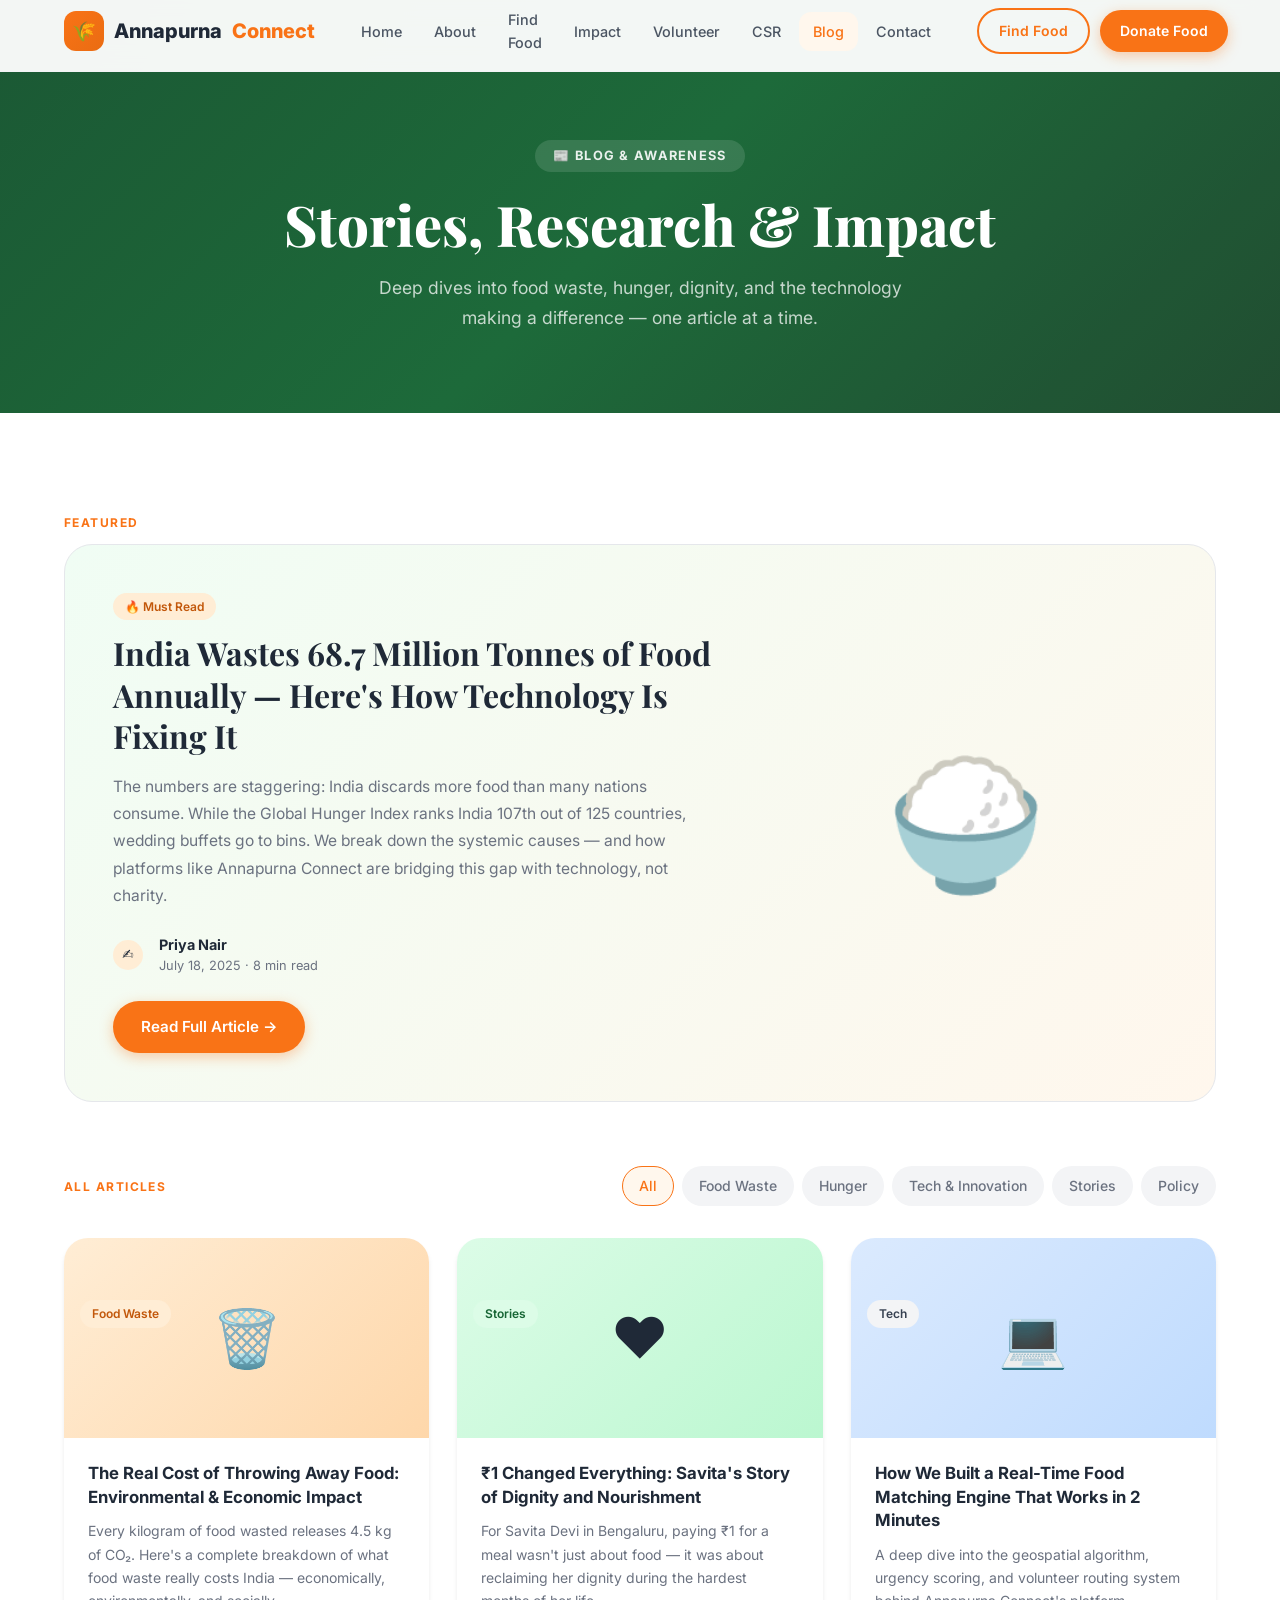
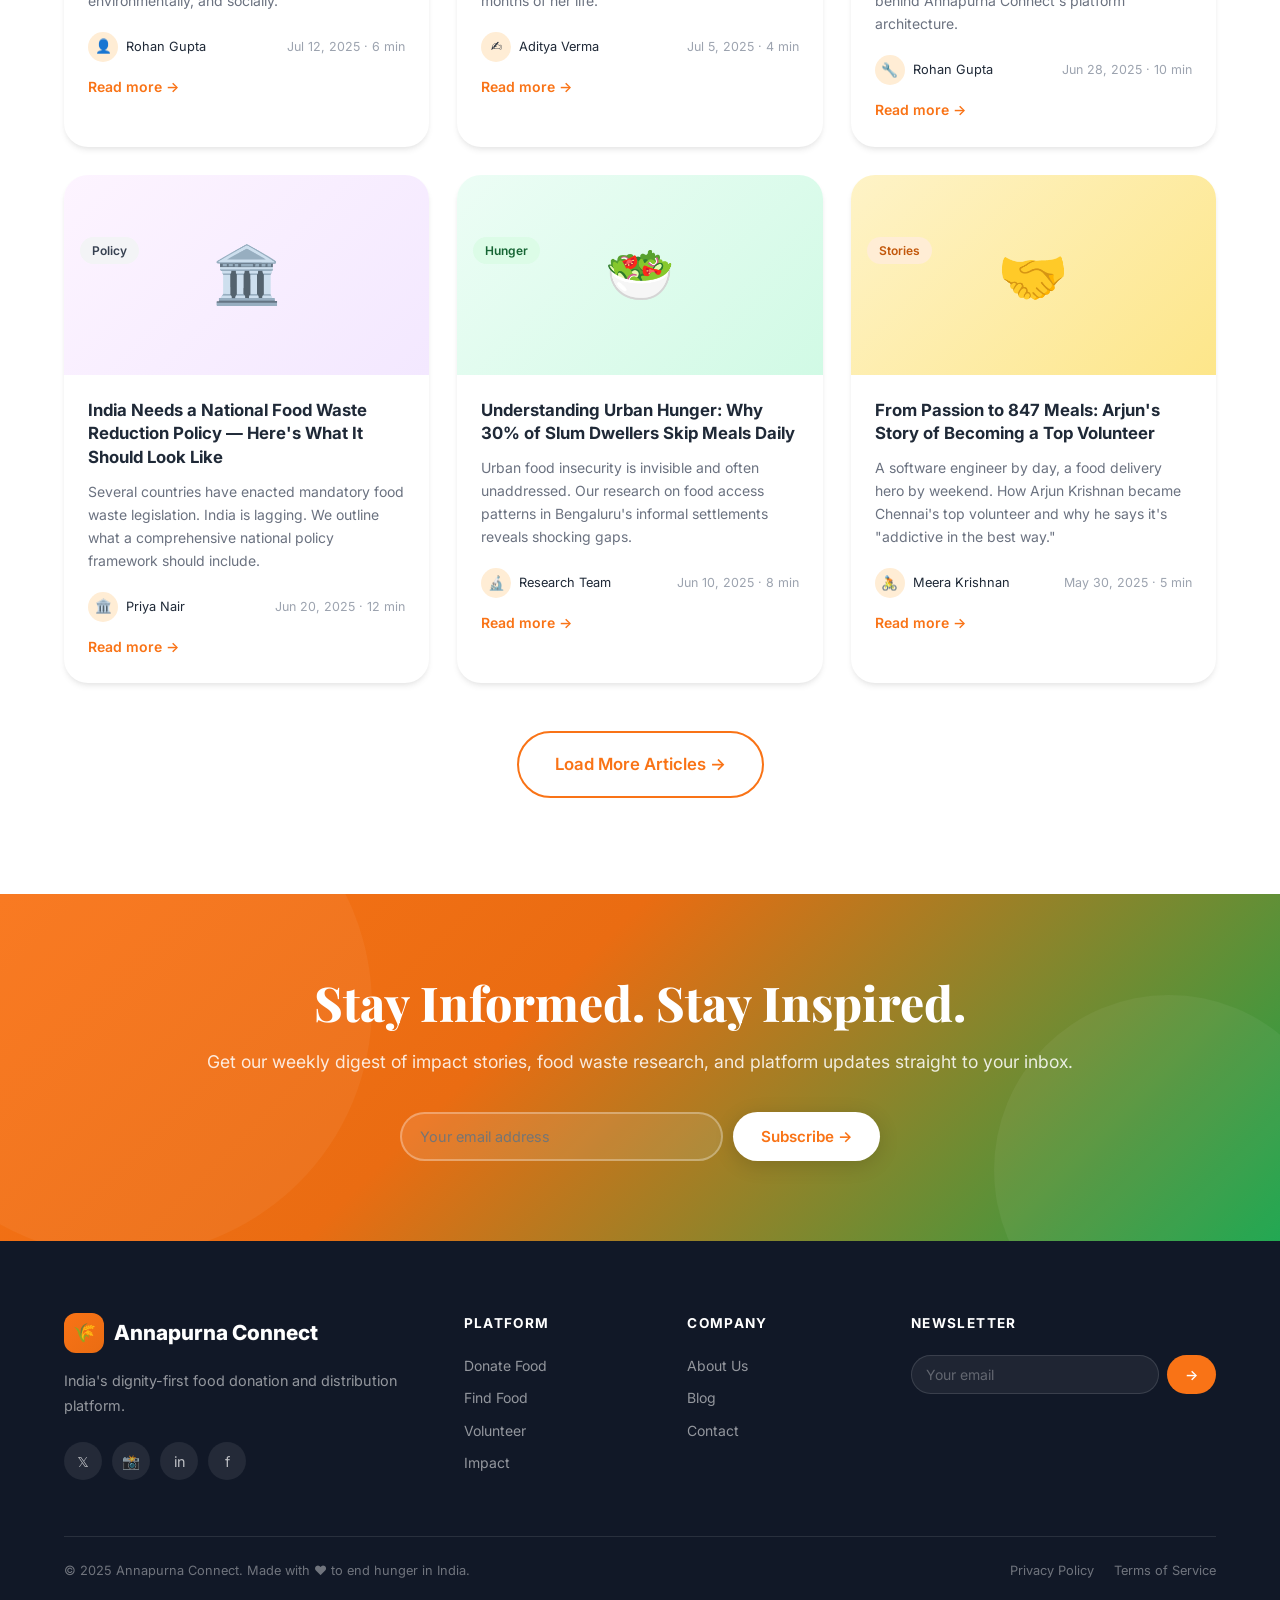
<file: blog.html>
<!DOCTYPE html>
<html lang="en">
<head>
  <meta charset="UTF-8" />
  <meta name="viewport" content="width=device-width, initial-scale=1.0" />
  <title>Blog & Awareness — Annapurna Connect</title>
  <meta name="description" content="Read articles about food waste, hunger in India, dignity in giving, and how technology is solving food insecurity across Indian cities." />
  <link rel="stylesheet" href="style.css" />
  <link rel="icon" href="data:image/svg+xml,<svg xmlns='http://www.w3.org/2000/svg' viewBox='0 0 100 100'><text y='.9em' font-size='90'>🌾</text></svg>" />
</head>
<body>
<nav class="navbar" id="navbar">
  <div class="container">
    <div class="navbar-inner">
      <a href="index.html" class="navbar-logo"><div class="logo-icon">🌾</div>Annapurna <span>Connect</span></a>
      <div class="navbar-nav">
        <a href="index.html"     class="nav-link">Home</a>
        <a href="about.html"     class="nav-link">About</a>
        <a href="find-food.html" class="nav-link">Find Food</a>
        <a href="impact.html"    class="nav-link">Impact</a>
        <a href="volunteer.html" class="nav-link">Volunteer</a>
        <a href="corporate.html" class="nav-link">CSR</a>
        <a href="blog.html"      class="nav-link active">Blog</a>
        <a href="contact.html"   class="nav-link">Contact</a>
      </div>
      <div class="navbar-cta">
        <a href="find-food.html"   class="btn btn-outline btn-sm">Find Food</a>
        <a href="donate-food.html" class="btn btn-primary btn-sm">Donate Food</a>
      </div>
      <div class="hamburger" id="hamburger" role="button" aria-label="Toggle menu" tabindex="0"><span></span><span></span><span></span></div>
    </div>
  </div>
</nav>
<div class="mobile-menu" id="mobileMenu">
  <a href="index.html"     class="mobile-nav-link">🏠 Home</a>
  <a href="about.html"     class="mobile-nav-link">ℹ️ About Us</a>
  <a href="find-food.html" class="mobile-nav-link">🗺️ Find Food</a>
  <a href="impact.html"    class="mobile-nav-link">📊 Impact Dashboard</a>
  <a href="volunteer.html" class="mobile-nav-link">🤝 Volunteer</a>
  <a href="corporate.html" class="mobile-nav-link">🏢 CSR Partnerships</a>
  <a href="blog.html"      class="mobile-nav-link">📰 Blog</a>
  <a href="contact.html"   class="mobile-nav-link">📞 Contact</a>
  <div class="mobile-cta">
    <a href="find-food.html"   class="btn btn-outline">Find Food</a>
    <a href="donate-food.html" class="btn btn-primary">Donate Food</a>
  </div>
</div>

<!-- PAGE HERO -->
<section class="page-hero">
  <div class="container" style="position:relative;z-index:1;">
    <div class="page-hero-label">📰 Blog & Awareness</div>
    <h1>Stories, Research & Impact</h1>
    <p>Deep dives into food waste, hunger, dignity, and the technology making a difference — one article at a time.</p>
  </div>
</section>

<!-- FEATURED ARTICLE -->
<section class="section">
  <div class="container">
    <div class="label">Featured</div>
    <div style="display:grid;grid-template-columns:1.5fr 1fr;gap:48px;align-items:center;background:linear-gradient(135deg,var(--green-50),var(--orange-50));border-radius:28px;padding:48px;margin-bottom:64px;border:1px solid var(--gray-200);">
      <div>
        <span class="badge badge-orange" style="margin-bottom:12px;">🔥 Must Read</span>
        <h2 style="font-family:'Playfair Display',serif;font-size:2rem;font-weight:700;margin-bottom:16px;line-height:1.3;">India Wastes 68.7 Million Tonnes of Food Annually — Here's How Technology Is Fixing It</h2>
        <p style="font-size:.975rem;color:var(--text-secondary);line-height:1.75;margin-bottom:24px;">
          The numbers are staggering: India discards more food than many nations consume. While the Global Hunger Index ranks India 107th out of 125 countries, wedding buffets go to bins. 
          We break down the systemic causes — and how platforms like Annapurna Connect are bridging this gap with technology, not charity.
        </p>
        <div style="display:flex;align-items:center;gap:16px;margin-bottom:24px;">
          <div class="blog-author-avatar">✍️</div>
          <div>
            <div style="font-weight:700;font-size:.9rem;">Priya Nair</div>
            <div style="font-size:.8rem;color:var(--text-secondary);">July 18, 2025 · 8 min read</div>
          </div>
        </div>
        <a href="#" onclick="showToast('📖 Opening article...','success');return false;" class="btn btn-primary">Read Full Article →</a>
      </div>
      <div style="text-align:center;font-size:8rem;">🍚</div>
    </div>

    <!-- BLOG GRID -->
    <div style="display:flex;align-items:center;justify-content:space-between;margin-bottom:32px;flex-wrap:wrap;gap:12px;">
      <div class="label" style="margin:0;">All Articles</div>
      <div style="display:flex;gap:8px;flex-wrap:wrap;">
        <span class="filter-chip active">All</span>
        <span class="filter-chip">Food Waste</span>
        <span class="filter-chip">Hunger</span>
        <span class="filter-chip">Tech & Innovation</span>
        <span class="filter-chip">Stories</span>
        <span class="filter-chip">Policy</span>
      </div>
    </div>

    <div class="grid grid-3" style="gap:28px;">
      <div class="blog-card">
        <div class="blog-card-img" style="background:linear-gradient(135deg,var(--orange-100),var(--orange-200));">
          <span>🗑️</span>
          <div class="blog-category"><span class="badge badge-orange">Food Waste</span></div>
        </div>
        <div class="blog-card-body">
          <div class="blog-card-title">The Real Cost of Throwing Away Food: Environmental & Economic Impact</div>
          <div class="blog-card-excerpt">Every kilogram of food wasted releases 4.5 kg of CO₂. Here's a complete breakdown of what food waste really costs India — economically, environmentally, and socially.</div>
          <div class="blog-card-meta">
            <div class="blog-author">
              <div class="blog-author-avatar">👤</div>
              <span>Rohan Gupta</span>
            </div>
            <div class="blog-date">Jul 12, 2025 · 6 min</div>
          </div>
          <a href="#" onclick="showToast('📖 Opening article...','success');return false;" class="read-more" style="margin-top:14px;display:inline-flex;">Read more →</a>
        </div>
      </div>

      <div class="blog-card">
        <div class="blog-card-img" style="background:linear-gradient(135deg,var(--green-100),var(--green-200));">
          <span>❤️</span>
          <div class="blog-category"><span class="badge badge-green">Stories</span></div>
        </div>
        <div class="blog-card-body">
          <div class="blog-card-title">₹1 Changed Everything: Savita's Story of Dignity and Nourishment</div>
          <div class="blog-card-excerpt">For Savita Devi in Bengaluru, paying ₹1 for a meal wasn't just about food — it was about reclaiming her dignity during the hardest months of her life.</div>
          <div class="blog-card-meta">
            <div class="blog-author">
              <div class="blog-author-avatar">✍️</div>
              <span>Aditya Verma</span>
            </div>
            <div class="blog-date">Jul 5, 2025 · 4 min</div>
          </div>
          <a href="#" onclick="showToast('📖 Opening article...','success');return false;" class="read-more" style="margin-top:14px;display:inline-flex;">Read more →</a>
        </div>
      </div>

      <div class="blog-card">
        <div class="blog-card-img" style="background:linear-gradient(135deg,#dbeafe,#bfdbfe);">
          <span>💻</span>
          <div class="blog-category"><span class="badge badge-gray">Tech</span></div>
        </div>
        <div class="blog-card-body">
          <div class="blog-card-title">How We Built a Real-Time Food Matching Engine That Works in 2 Minutes</div>
          <div class="blog-card-excerpt">A deep dive into the geospatial algorithm, urgency scoring, and volunteer routing system behind Annapurna Connect's platform architecture.</div>
          <div class="blog-card-meta">
            <div class="blog-author">
              <div class="blog-author-avatar">🔧</div>
              <span>Rohan Gupta</span>
            </div>
            <div class="blog-date">Jun 28, 2025 · 10 min</div>
          </div>
          <a href="#" onclick="showToast('📖 Opening article...','success');return false;" class="read-more" style="margin-top:14px;display:inline-flex;">Read more →</a>
        </div>
      </div>

      <div class="blog-card">
        <div class="blog-card-img" style="background:linear-gradient(135deg,#fdf4ff,#f3e8ff);">
          <span>🏛️</span>
          <div class="blog-category"><span class="badge badge-gray">Policy</span></div>
        </div>
        <div class="blog-card-body">
          <div class="blog-card-title">India Needs a National Food Waste Reduction Policy — Here's What It Should Look Like</div>
          <div class="blog-card-excerpt">Several countries have enacted mandatory food waste legislation. India is lagging. We outline what a comprehensive national policy framework should include.</div>
          <div class="blog-card-meta">
            <div class="blog-author">
              <div class="blog-author-avatar">🏛️</div>
              <span>Priya Nair</span>
            </div>
            <div class="blog-date">Jun 20, 2025 · 12 min</div>
          </div>
          <a href="#" onclick="showToast('📖 Opening article...','success');return false;" class="read-more" style="margin-top:14px;display:inline-flex;">Read more →</a>
        </div>
      </div>

      <div class="blog-card">
        <div class="blog-card-img" style="background:linear-gradient(135deg,#ecfdf5,#d1fae5);">
          <span>🥗</span>
          <div class="blog-category"><span class="badge badge-green">Hunger</span></div>
        </div>
        <div class="blog-card-body">
          <div class="blog-card-title">Understanding Urban Hunger: Why 30% of Slum Dwellers Skip Meals Daily</div>
          <div class="blog-card-excerpt">Urban food insecurity is invisible and often unaddressed. Our research on food access patterns in Bengaluru's informal settlements reveals shocking gaps.</div>
          <div class="blog-card-meta">
            <div class="blog-author">
              <div class="blog-author-avatar">🔬</div>
              <span>Research Team</span>
            </div>
            <div class="blog-date">Jun 10, 2025 · 8 min</div>
          </div>
          <a href="#" onclick="showToast('📖 Opening article...','success');return false;" class="read-more" style="margin-top:14px;display:inline-flex;">Read more →</a>
        </div>
      </div>

      <div class="blog-card">
        <div class="blog-card-img" style="background:linear-gradient(135deg,#fef3c7,#fde68a);">
          <span>🤝</span>
          <div class="blog-category"><span class="badge badge-orange">Stories</span></div>
        </div>
        <div class="blog-card-body">
          <div class="blog-card-title">From Passion to 847 Meals: Arjun's Story of Becoming a Top Volunteer</div>
          <div class="blog-card-excerpt">A software engineer by day, a food delivery hero by weekend. How Arjun Krishnan became Chennai's top volunteer and why he says it's "addictive in the best way."</div>
          <div class="blog-card-meta">
            <div class="blog-author">
              <div class="blog-author-avatar">🚴</div>
              <span>Meera Krishnan</span>
            </div>
            <div class="blog-date">May 30, 2025 · 5 min</div>
          </div>
          <a href="#" onclick="showToast('📖 Opening article...','success');return false;" class="read-more" style="margin-top:14px;display:inline-flex;">Read more →</a>
        </div>
      </div>
    </div>

    <div style="text-align:center;margin-top:48px;">
      <a href="#" onclick="showToast('📂 Loading more articles...','success');return false;" class="btn btn-outline btn-lg">Load More Articles →</a>
    </div>
  </div>
</section>

<!-- NEWSLETTER -->
<section class="cta-banner">
  <div class="container">
    <h2>Stay Informed. Stay Inspired.</h2>
    <p>Get our weekly digest of impact stories, food waste research, and platform updates straight to your inbox.</p>
    <div style="max-width:480px;margin:0 auto;display:flex;gap:10px;position:relative;z-index:1;">
      <input type="email" id="blogNewsletter" placeholder="Your email address" style="flex:1;padding:14px 18px;border-radius:999px;border:2px solid rgba(255,255,255,.3);background:rgba(255,255,255,.1);color:#fff;font-size:.9rem;outline:none;" />
      <button onclick="subscribeBlogNewsletter()" class="btn btn-white">Subscribe →</button>
    </div>
  </div>
</section>

<!-- FOOTER -->
<footer class="footer">
  <div class="container">
    <div class="footer-grid">
      <div class="footer-brand">
        <div class="footer-logo"><div class="logo-icon">🌾</div>Annapurna Connect</div>
        <p class="footer-brand-text">India's dignity-first food donation and distribution platform.</p>
        <div class="footer-social">
          <a href="#" class="footer-social-link">𝕏</a><a href="#" class="footer-social-link">📸</a>
          <a href="#" class="footer-social-link">in</a><a href="#" class="footer-social-link">f</a>
        </div>
      </div>
      <div class="footer-col">
        <h4>Platform</h4>
        <div class="footer-links">
          <a href="donate-food.html" class="footer-link">Donate Food</a>
          <a href="find-food.html"   class="footer-link">Find Food</a>
          <a href="volunteer.html"   class="footer-link">Volunteer</a>
          <a href="impact.html"      class="footer-link">Impact</a>
        </div>
      </div>
      <div class="footer-col">
        <h4>Company</h4>
        <div class="footer-links">
          <a href="about.html"   class="footer-link">About Us</a>
          <a href="blog.html"    class="footer-link">Blog</a>
          <a href="contact.html" class="footer-link">Contact</a>
        </div>
      </div>
      <div class="footer-col">
        <h4>Newsletter</h4>
        <div class="newsletter-form">
          <input type="email" class="newsletter-input" placeholder="Your email" id="newsletterEmail" />
          <button class="newsletter-btn" onclick="subscribeNewsletter()">→</button>
        </div>
      </div>
    </div>
    <div class="footer-bottom">
      <p>© 2025 Annapurna Connect. Made with ❤️ to end hunger in India.</p>
      <div class="footer-bottom-links">
        <a href="#" class="footer-bottom-link">Privacy Policy</a>
        <a href="#" class="footer-bottom-link">Terms of Service</a>
      </div>
    </div>
  </div>
</footer>
<script src="script.js"></script>
<script>
function subscribeBlogNewsletter() {
  const input = document.getElementById('blogNewsletter');
  if (!input || !input.value.includes('@')) { showToast('Please enter a valid email.','warn'); return; }
  input.value = '';
  showToast('✅ Subscribed! Welcome to our weekly digest.','success');
}
</script>
</body>
</html>
</file>
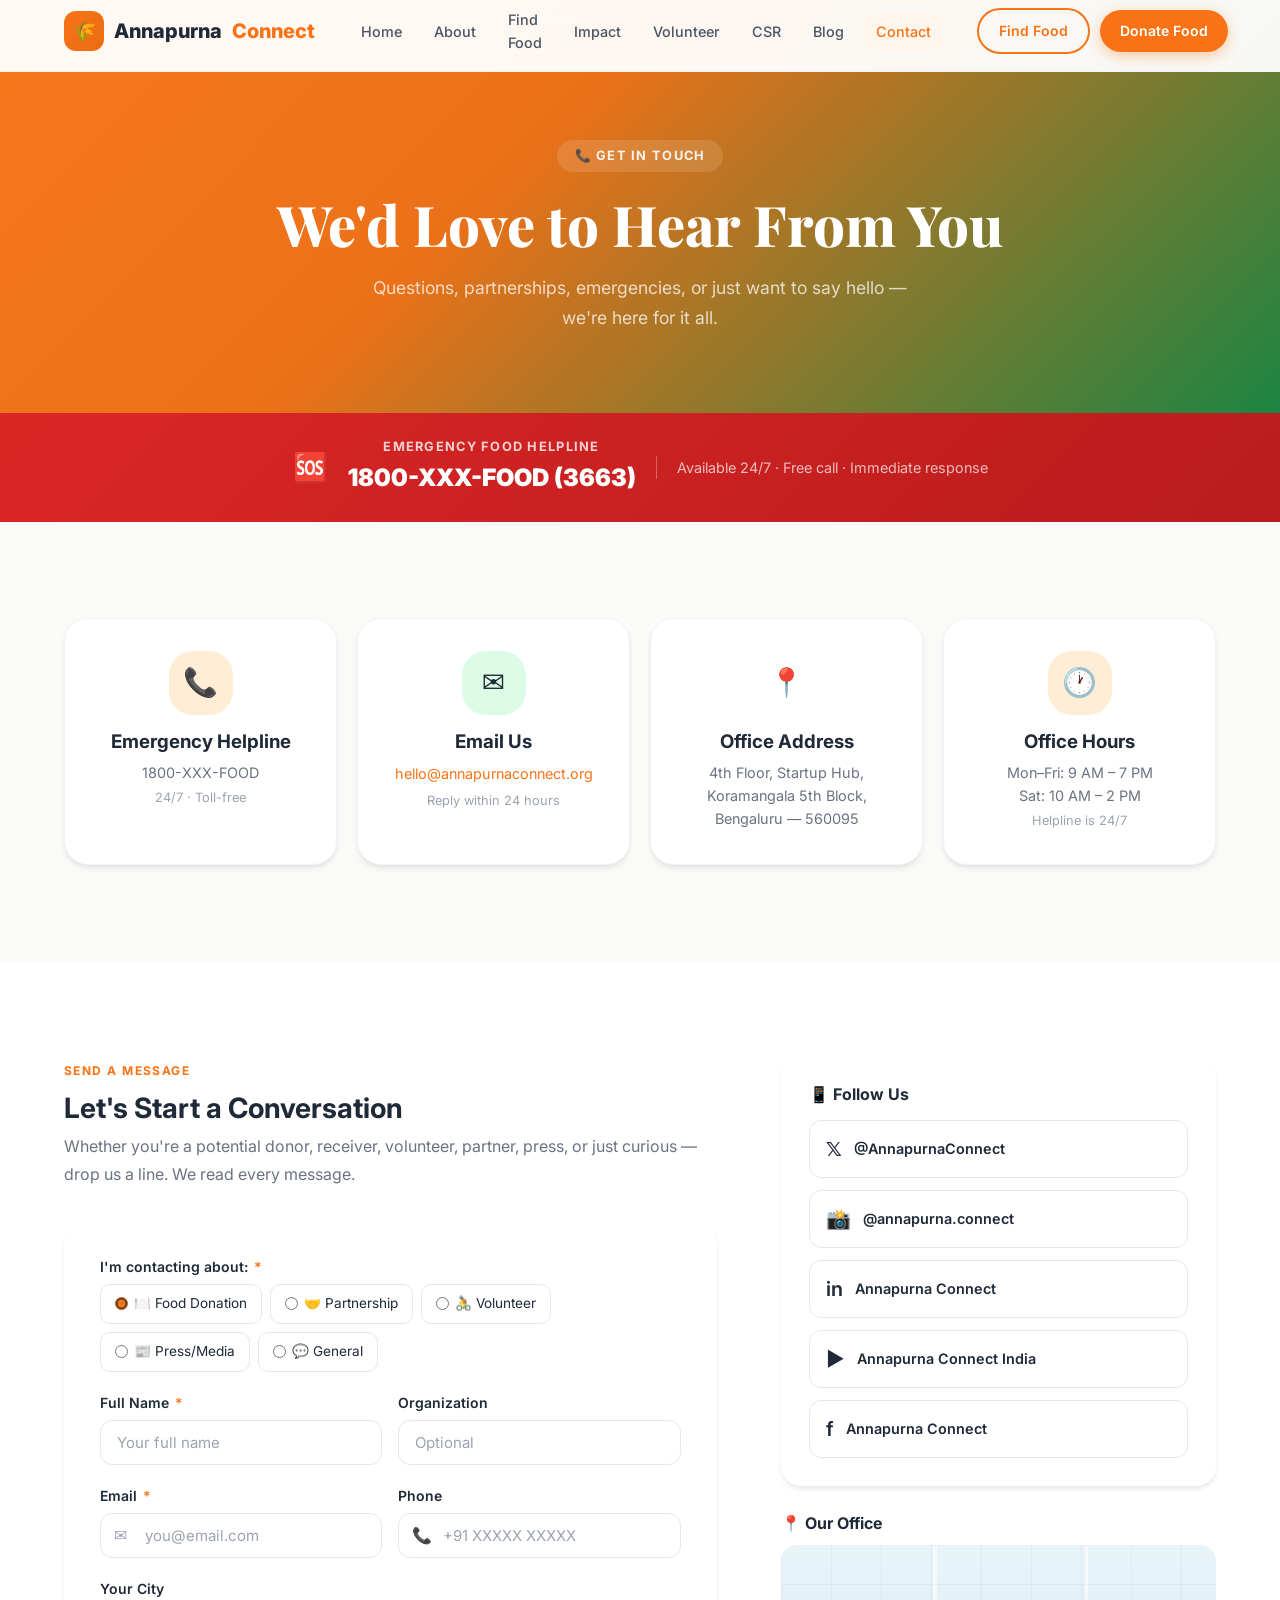
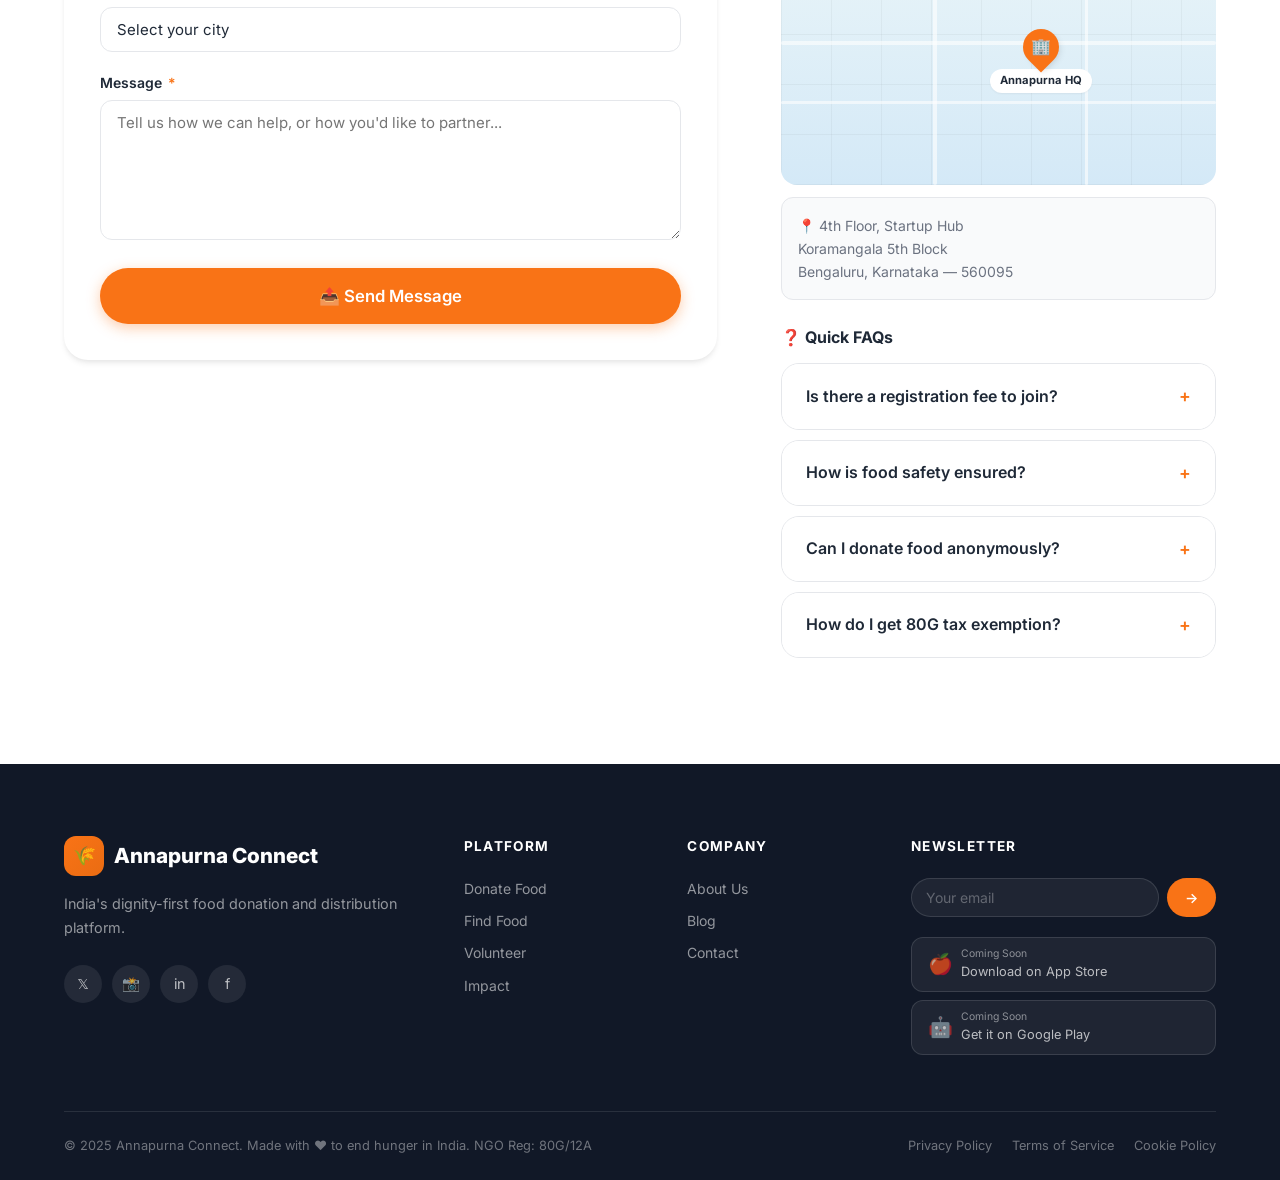
<file: contact.html>
<!DOCTYPE html>
<html lang="en">
<head>
  <meta charset="UTF-8" />
  <meta name="viewport" content="width=device-width, initial-scale=1.0" />
  <title>Contact Us — Annapurna Connect</title>
  <meta name="description" content="Get in touch with Annapurna Connect. Emergency food helpline, office address, contact form, and social media links." />
  <link rel="stylesheet" href="style.css" />
  <link rel="icon" href="data:image/svg+xml,<svg xmlns='http://www.w3.org/2000/svg' viewBox='0 0 100 100'><text y='.9em' font-size='90'>🌾</text></svg>" />
</head>
<body>
<nav class="navbar" id="navbar">
  <div class="container">
    <div class="navbar-inner">
      <a href="index.html" class="navbar-logo"><div class="logo-icon">🌾</div>Annapurna <span>Connect</span></a>
      <div class="navbar-nav">
        <a href="index.html"     class="nav-link">Home</a>
        <a href="about.html"     class="nav-link">About</a>
        <a href="find-food.html" class="nav-link">Find Food</a>
        <a href="impact.html"    class="nav-link">Impact</a>
        <a href="volunteer.html" class="nav-link">Volunteer</a>
        <a href="corporate.html" class="nav-link">CSR</a>
        <a href="blog.html"      class="nav-link">Blog</a>
        <a href="contact.html"   class="nav-link active">Contact</a>
      </div>
      <div class="navbar-cta">
        <a href="find-food.html"   class="btn btn-outline btn-sm">Find Food</a>
        <a href="donate-food.html" class="btn btn-primary btn-sm">Donate Food</a>
      </div>
      <div class="hamburger" id="hamburger" role="button" aria-label="Toggle menu" tabindex="0"><span></span><span></span><span></span></div>
    </div>
  </div>
</nav>
<div class="mobile-menu" id="mobileMenu">
  <a href="index.html"     class="mobile-nav-link">🏠 Home</a>
  <a href="about.html"     class="mobile-nav-link">ℹ️ About Us</a>
  <a href="find-food.html" class="mobile-nav-link">🗺️ Find Food</a>
  <a href="impact.html"    class="mobile-nav-link">📊 Impact Dashboard</a>
  <a href="volunteer.html" class="mobile-nav-link">🤝 Volunteer</a>
  <a href="corporate.html" class="mobile-nav-link">🏢 CSR Partnerships</a>
  <a href="blog.html"      class="mobile-nav-link">📰 Blog</a>
  <a href="contact.html"   class="mobile-nav-link">📞 Contact</a>
  <div class="mobile-cta">
    <a href="find-food.html"   class="btn btn-outline">Find Food</a>
    <a href="donate-food.html" class="btn btn-primary">Donate Food</a>
  </div>
</div>

<!-- PAGE HERO -->
<section class="page-hero" style="background:linear-gradient(135deg,var(--primary) 0%,var(--orange-600) 40%,var(--green-700) 100%);">
  <div class="container" style="position:relative;z-index:1;">
    <div class="page-hero-label">📞 Get In Touch</div>
    <h1>We'd Love to Hear From You</h1>
    <p>Questions, partnerships, emergencies, or just want to say hello — we're here for it all.</p>
  </div>
</section>

<!-- EMERGENCY HELPLINE -->
<div style="background:linear-gradient(135deg,#dc2626,#b91c1c);padding:24px 0;text-align:center;">
  <div class="container">
    <div style="display:flex;align-items:center;justify-content:center;gap:20px;flex-wrap:wrap;">
      <span style="font-size:1.75rem;">🆘</span>
      <div style="color:#fff;">
        <div style="font-size:.8rem;font-weight:700;letter-spacing:.1em;text-transform:uppercase;opacity:.8;margin-bottom:2px;">Emergency Food Helpline</div>
        <div style="font-size:1.5rem;font-weight:900;">1800-XXX-FOOD (3663)</div>
      </div>
      <div style="color:rgba(255,255,255,.7);font-size:.9rem;border-left:1px solid rgba(255,255,255,.3);padding-left:20px;">
        Available 24/7 · Free call · Immediate response
      </div>
    </div>
  </div>
</div>

<!-- CONTACT INFO CARDS -->
<section class="section-sm" style="background:var(--bg-light);">
  <div class="container">
    <div class="grid grid-4" style="gap:20px;padding:32px 0;">
      <div class="contact-card">
        <div class="contact-icon" style="background:var(--orange-100);">📞</div>
        <h3>Emergency Helpline</h3>
        <p>1800-XXX-FOOD</p>
        <p style="margin-top:4px;font-size:.8rem;color:var(--text-light);">24/7 · Toll-free</p>
      </div>
      <div class="contact-card">
        <div class="contact-icon" style="background:var(--green-100);">✉️</div>
        <h3>Email Us</h3>
        <a href="mailto:hello@annapurnaconnect.org" style="color:var(--primary);">hello@annapurnaconnect.org</a>
        <p style="margin-top:4px;font-size:.8rem;color:var(--text-light);">Reply within 24 hours</p>
      </div>
      <div class="contact-card">
        <div class="contact-icon" style="background:#dbeafe);">📍</div>
        <h3>Office Address</h3>
        <p>4th Floor, Startup Hub, Koramangala 5th Block, Bengaluru — 560095</p>
      </div>
      <div class="contact-card">
        <div class="contact-icon" style="background:var(--orange-100);">🕐</div>
        <h3>Office Hours</h3>
        <p>Mon–Fri: 9 AM – 7 PM</p>
        <p>Sat: 10 AM – 2 PM</p>
        <p style="margin-top:4px;font-size:.8rem;color:var(--text-light);">Helpline is 24/7</p>
      </div>
    </div>
  </div>
</section>

<!-- CONTACT FORM + MAP -->
<section class="section">
  <div class="container">
    <div style="display:grid;grid-template-columns:1.5fr 1fr;gap:64px;align-items:start;">

      <!-- FORM -->
      <div>
        <div class="label">Send a Message</div>
        <h2 class="heading-md" style="margin-bottom:8px;">Let's Start a Conversation</h2>
        <p class="body-md" style="margin-bottom:32px;">
          Whether you're a potential donor, receiver, volunteer, partner, press, or just curious — 
          drop us a line. We read every message.
        </p>
        <div class="card" style="border-radius:24px;">
          <div class="card-body" style="padding:36px;">
            <form id="contactForm">
              <div class="form-group">
                <label class="form-label">I'm contacting about: <span class="required">*</span></label>
                <div style="display:flex;gap:8px;flex-wrap:wrap;margin-top:4px;">
                  <label style="display:flex;align-items:center;gap:6px;padding:8px 14px;border:1.5px solid var(--gray-200);border-radius:10px;cursor:pointer;font-size:.85rem;">
                    <input type="radio" name="subject" value="food-donation" style="accent-color:var(--primary);" checked /> 🍽️ Food Donation
                  </label>
                  <label style="display:flex;align-items:center;gap:6px;padding:8px 14px;border:1.5px solid var(--gray-200);border-radius:10px;cursor:pointer;font-size:.85rem;">
                    <input type="radio" name="subject" value="partnership" style="accent-color:var(--primary);" /> 🤝 Partnership
                  </label>
                  <label style="display:flex;align-items:center;gap:6px;padding:8px 14px;border:1.5px solid var(--gray-200);border-radius:10px;cursor:pointer;font-size:.85rem;">
                    <input type="radio" name="subject" value="volunteer" style="accent-color:var(--primary);" /> 🚴 Volunteer
                  </label>
                  <label style="display:flex;align-items:center;gap:6px;padding:8px 14px;border:1.5px solid var(--gray-200);border-radius:10px;cursor:pointer;font-size:.85rem;">
                    <input type="radio" name="subject" value="press" style="accent-color:var(--primary);" /> 📰 Press/Media
                  </label>
                  <label style="display:flex;align-items:center;gap:6px;padding:8px 14px;border:1.5px solid var(--gray-200);border-radius:10px;cursor:pointer;font-size:.85rem;">
                    <input type="radio" name="subject" value="other" style="accent-color:var(--primary);" /> 💬 General
                  </label>
                </div>
              </div>
              <div class="form-row">
                <div class="form-group">
                  <label class="form-label" for="contactName">Full Name <span class="required">*</span></label>
                  <input type="text" class="form-input" id="contactName" placeholder="Your full name" required />
                </div>
                <div class="form-group">
                  <label class="form-label" for="contactOrg">Organization</label>
                  <input type="text" class="form-input" id="contactOrg" placeholder="Optional" />
                </div>
              </div>
              <div class="form-row">
                <div class="form-group">
                  <label class="form-label" for="contactEmail">Email <span class="required">*</span></label>
                  <div class="input-with-icon">
                    <span class="input-icon">✉️</span>
                    <input type="email" class="form-input" id="contactEmail" placeholder="you@email.com" required />
                  </div>
                </div>
                <div class="form-group">
                  <label class="form-label" for="contactPhone">Phone</label>
                  <div class="input-with-icon">
                    <span class="input-icon">📞</span>
                    <input type="tel" class="form-input" id="contactPhone" placeholder="+91 XXXXX XXXXX" />
                  </div>
                </div>
              </div>
              <div class="form-group">
                <label class="form-label" for="contactCity">Your City</label>
                <select class="form-select" id="contactCity">
                  <option value="">Select your city</option>
                  <option>Bengaluru</option><option>Mumbai</option>
                  <option>Delhi NCR</option><option>Chennai</option>
                  <option>Hyderabad</option><option>Pune</option>
                  <option>Kolkata</option><option>Other</option>
                </select>
              </div>
              <div class="form-group">
                <label class="form-label" for="contactMessage">Message <span class="required">*</span></label>
                <textarea class="form-textarea" id="contactMessage" placeholder="Tell us how we can help, or how you'd like to partner..." style="min-height:140px;" required></textarea>
              </div>
              <button type="submit" class="btn btn-primary btn-lg" style="width:100%;justify-content:center;">
                📤 Send Message
              </button>
            </form>
          </div>
        </div>
      </div>

      <!-- SIDEBAR: SOCIAL + MAP -->
      <div style="display:flex;flex-direction:column;gap:28px;">

        <!-- Social media -->
        <div class="card" style="border-radius:20px;">
          <div class="card-body">
            <h3 style="font-size:1rem;font-weight:700;margin-bottom:16px;">📱 Follow Us</h3>
            <div style="display:flex;flex-direction:column;gap:12px;">
              <a href="#" style="display:flex;align-items:center;gap:12px;padding:12px 16px;border-radius:12px;border:1px solid var(--gray-200);font-weight:600;font-size:.9rem;transition:all .2s;" onmouseover="this.style.borderColor='var(--primary)'" onmouseout="this.style.borderColor='var(--gray-200)'">
                <span style="font-size:1.25rem;">𝕏</span> @AnnapurnaConnect
              </a>
              <a href="#" style="display:flex;align-items:center;gap:12px;padding:12px 16px;border-radius:12px;border:1px solid var(--gray-200);font-weight:600;font-size:.9rem;transition:all .2s;" onmouseover="this.style.borderColor='var(--primary)'" onmouseout="this.style.borderColor='var(--gray-200)'">
                <span style="font-size:1.25rem;">📸</span> @annapurna.connect
              </a>
              <a href="#" style="display:flex;align-items:center;gap:12px;padding:12px 16px;border-radius:12px;border:1px solid var(--gray-200);font-weight:600;font-size:.9rem;transition:all .2s;" onmouseover="this.style.borderColor='var(--primary)'" onmouseout="this.style.borderColor='var(--gray-200)'">
                <span style="font-size:1.25rem;">in</span> Annapurna Connect
              </a>
              <a href="#" style="display:flex;align-items:center;gap:12px;padding:12px 16px;border-radius:12px;border:1px solid var(--gray-200);font-weight:600;font-size:.9rem;transition:all .2s;" onmouseover="this.style.borderColor='var(--primary)'" onmouseout="this.style.borderColor='var(--gray-200)'">
                <span style="font-size:1.25rem;">▶</span> Annapurna Connect India
              </a>
              <a href="#" style="display:flex;align-items:center;gap:12px;padding:12px 16px;border-radius:12px;border:1px solid var(--gray-200);font-weight:600;font-size:.9rem;transition:all .2s;" onmouseover="this.style.borderColor='var(--primary)'" onmouseout="this.style.borderColor='var(--gray-200)'">
                <span style="font-size:1.25rem;">f</span> Annapurna Connect
              </a>
            </div>
          </div>
        </div>

        <!-- Map placeholder -->
        <div>
          <h3 style="font-size:1rem;font-weight:700;margin-bottom:12px;">📍 Our Office</h3>
          <div class="map-container" style="min-height:240px;border-radius:16px;">
            <div class="map-bg"></div>
            <div class="map-roads">
              <div class="map-road" style="top:40%;left:0;right:0;height:4px;"></div>
              <div class="map-road" style="top:65%;left:0;right:0;height:3px;"></div>
              <div class="map-road" style="left:35%;top:0;bottom:0;width:4px;"></div>
              <div class="map-road" style="left:70%;top:0;bottom:0;width:3px;"></div>
            </div>
            <div class="map-pin pin-orange" style="top:35%;left:48%;">
              <div class="pin-icon"><span>🏢</span></div>
              <div class="pin-label">Annapurna HQ</div>
            </div>
          </div>
          <div style="background:var(--gray-50);border-radius:12px;padding:16px;margin-top:12px;border:1px solid var(--gray-200);">
            <p style="font-size:.875rem;color:var(--text-secondary);line-height:1.65;">
              📍 4th Floor, Startup Hub<br>
              Koramangala 5th Block<br>
              Bengaluru, Karnataka — 560095
            </p>
          </div>
        </div>

        <!-- FAQs -->
        <div>
          <h3 style="font-size:1rem;font-weight:700;margin-bottom:16px;">❓ Quick FAQs</h3>
          <div class="accordion-item">
            <div class="accordion-header">Is there a registration fee to join? <span class="accordion-icon">+</span></div>
            <div class="accordion-body">No. Joining Annapurna Connect as a donor, receiver, or volunteer is completely free. We are an 80G registered nonprofit.</div>
          </div>
          <div class="accordion-item">
            <div class="accordion-header">How is food safety ensured? <span class="accordion-icon">+</span></div>
            <div class="accordion-body">All donors agree to FSSAI food safety guidelines. We also have a community rating system where receivers rate each listing after pickup.</div>
          </div>
          <div class="accordion-item">
            <div class="accordion-header">Can I donate food anonymously? <span class="accordion-icon">+</span></div>
            <div class="accordion-body">Yes. Donors can choose to be listed anonymously on the platform, though basic verification is always required for safety.</div>
          </div>
          <div class="accordion-item">
            <div class="accordion-header">How do I get 80G tax exemption? <span class="accordion-icon">+</span></div>
            <div class="accordion-body">For monetary CSR contributions, 80G receipts are issued automatically. For food donations, we provide valuation certificates based on market value.</div>
          </div>
        </div>
      </div>
    </div>
  </div>
</section>

<!-- FOOTER -->
<footer class="footer">
  <div class="container">
    <div class="footer-grid">
      <div class="footer-brand">
        <div class="footer-logo"><div class="logo-icon">🌾</div>Annapurna Connect</div>
        <p class="footer-brand-text">India's dignity-first food donation and distribution platform.</p>
        <div class="footer-social">
          <a href="#" class="footer-social-link">𝕏</a><a href="#" class="footer-social-link">📸</a>
          <a href="#" class="footer-social-link">in</a><a href="#" class="footer-social-link">f</a>
        </div>
      </div>
      <div class="footer-col">
        <h4>Platform</h4>
        <div class="footer-links">
          <a href="donate-food.html" class="footer-link">Donate Food</a>
          <a href="find-food.html"   class="footer-link">Find Food</a>
          <a href="volunteer.html"   class="footer-link">Volunteer</a>
          <a href="impact.html"      class="footer-link">Impact</a>
        </div>
      </div>
      <div class="footer-col">
        <h4>Company</h4>
        <div class="footer-links">
          <a href="about.html"   class="footer-link">About Us</a>
          <a href="blog.html"    class="footer-link">Blog</a>
          <a href="contact.html" class="footer-link">Contact</a>
        </div>
      </div>
      <div class="footer-col">
        <h4>Newsletter</h4>
        <div class="newsletter-form">
          <input type="email" class="newsletter-input" placeholder="Your email" id="newsletterEmail" />
          <button class="newsletter-btn" onclick="subscribeNewsletter()">→</button>
        </div>
        <div class="app-badges">
          <div class="app-badge"><span class="app-icon">🍎</span><div class="app-text"><span class="coming">Coming Soon</span>Download on App Store</div></div>
          <div class="app-badge"><span class="app-icon">🤖</span><div class="app-text"><span class="coming">Coming Soon</span>Get it on Google Play</div></div>
        </div>
      </div>
    </div>
    <div class="footer-bottom">
      <p>© 2025 Annapurna Connect. Made with ❤️ to end hunger in India. NGO Reg: 80G/12A</p>
      <div class="footer-bottom-links">
        <a href="#" class="footer-bottom-link">Privacy Policy</a>
        <a href="#" class="footer-bottom-link">Terms of Service</a>
        <a href="#" class="footer-bottom-link">Cookie Policy</a>
      </div>
    </div>
  </div>
</footer>
<script src="script.js"></script>
</body>
</html>
</file>
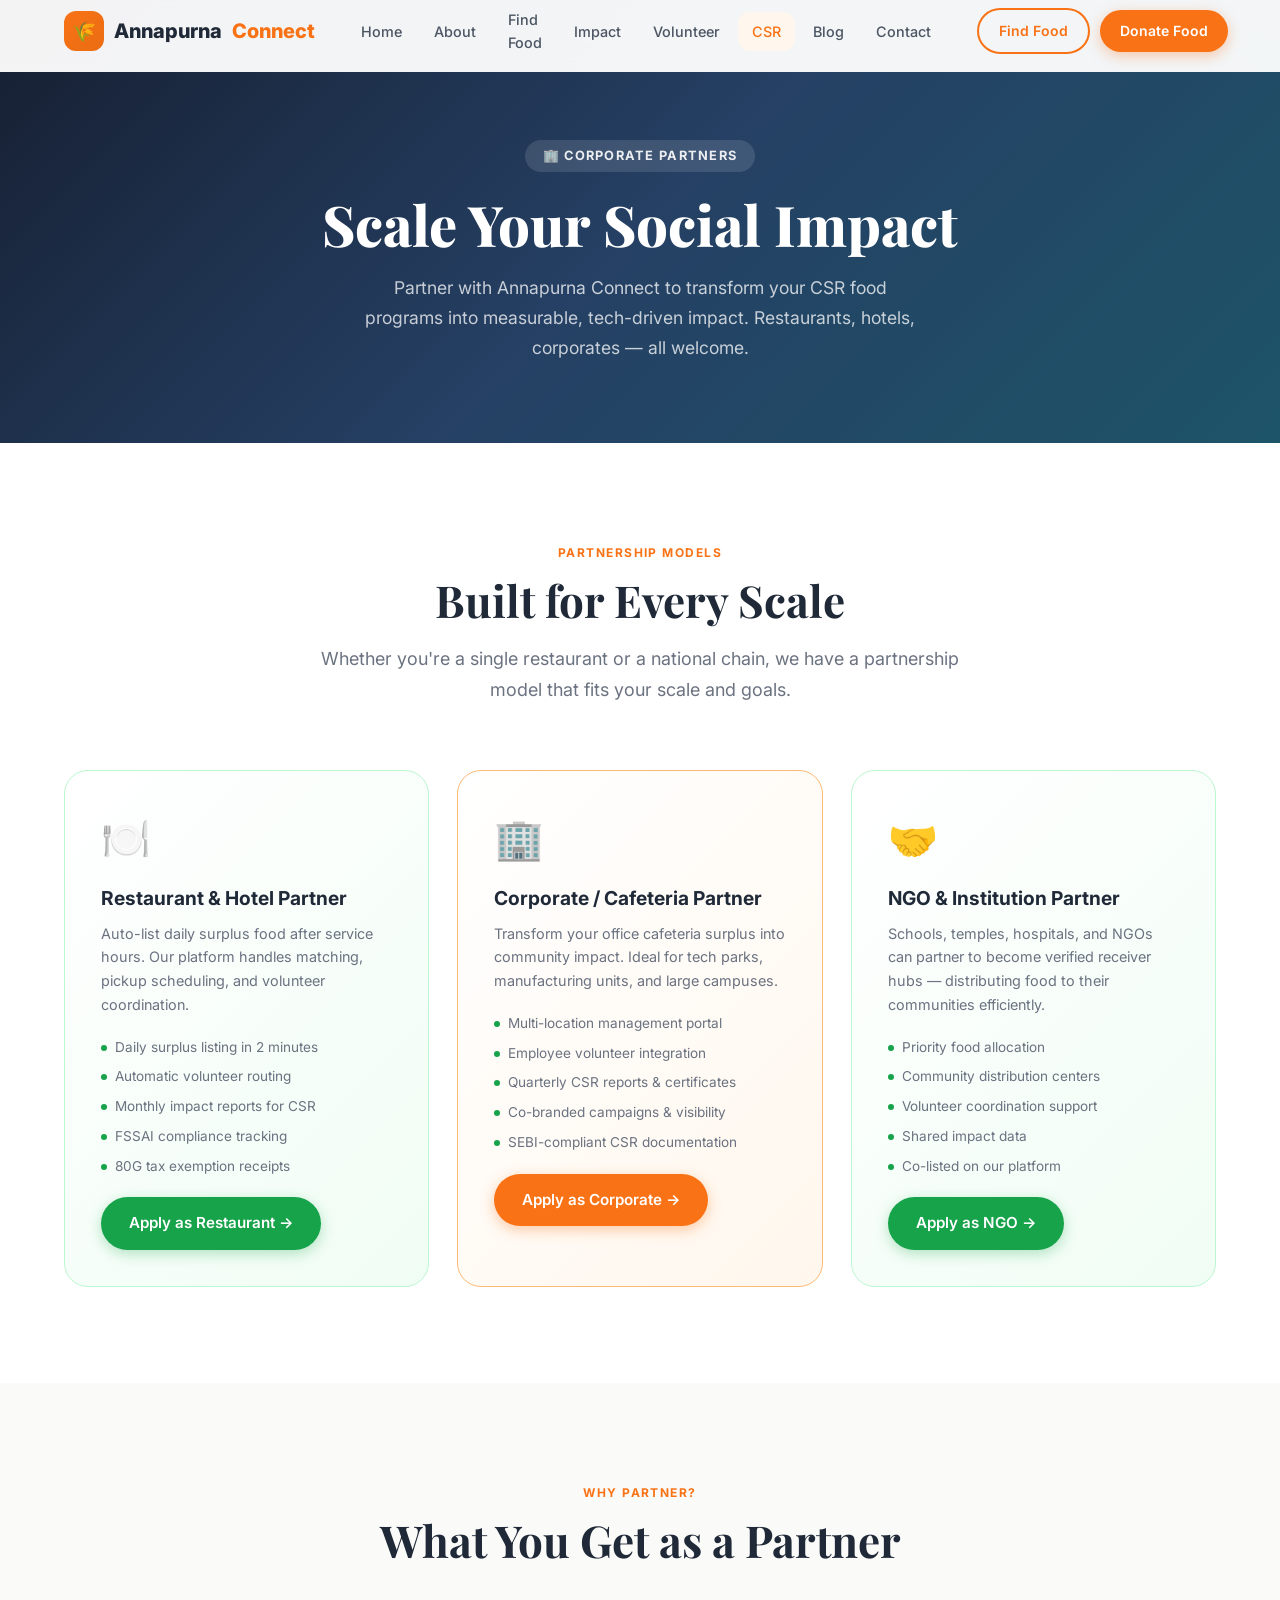
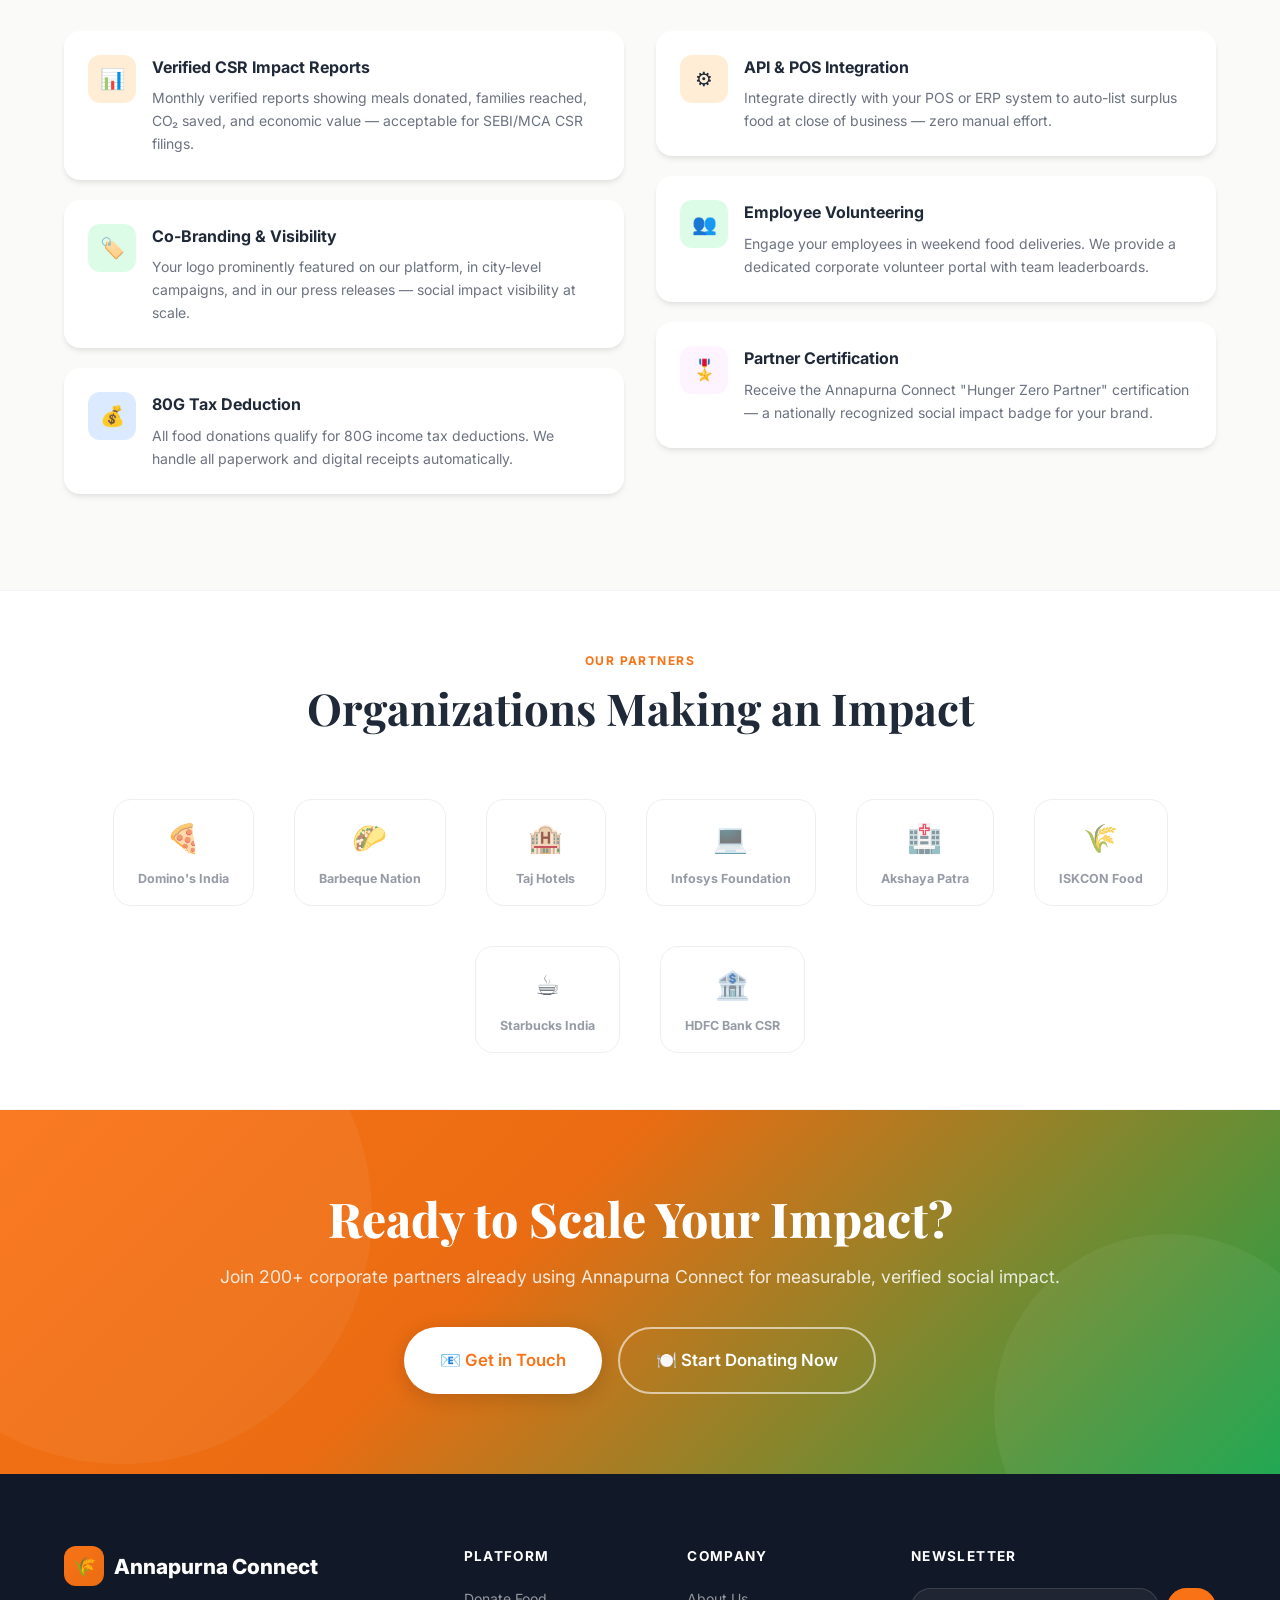
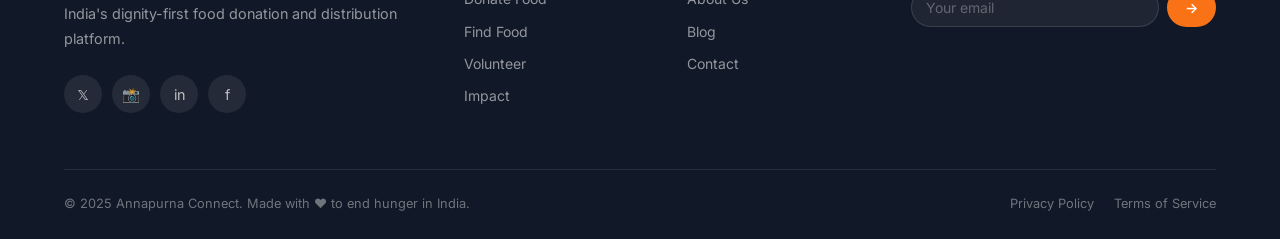
<file: corporate.html>
<!DOCTYPE html>
<html lang="en">
<head>
  <meta charset="UTF-8" />
  <meta name="viewport" content="width=device-width, initial-scale=1.0" />
  <title>CSR Partnerships — Annapurna Connect</title>
  <meta name="description" content="Partner with Annapurna Connect for Corporate Social Responsibility — restaurant chains, hotels, and corporations scaling food redistribution across India." />
  <link rel="stylesheet" href="style.css" />
  <link rel="icon" href="data:image/svg+xml,<svg xmlns='http://www.w3.org/2000/svg' viewBox='0 0 100 100'><text y='.9em' font-size='90'>🌾</text></svg>" />
</head>
<body>
<nav class="navbar" id="navbar">
  <div class="container">
    <div class="navbar-inner">
      <a href="index.html" class="navbar-logo"><div class="logo-icon">🌾</div>Annapurna <span>Connect</span></a>
      <div class="navbar-nav">
        <a href="index.html"     class="nav-link">Home</a>
        <a href="about.html"     class="nav-link">About</a>
        <a href="find-food.html" class="nav-link">Find Food</a>
        <a href="impact.html"    class="nav-link">Impact</a>
        <a href="volunteer.html" class="nav-link">Volunteer</a>
        <a href="corporate.html" class="nav-link active">CSR</a>
        <a href="blog.html"      class="nav-link">Blog</a>
        <a href="contact.html"   class="nav-link">Contact</a>
      </div>
      <div class="navbar-cta">
        <a href="find-food.html"   class="btn btn-outline btn-sm">Find Food</a>
        <a href="donate-food.html" class="btn btn-primary btn-sm">Donate Food</a>
      </div>
      <div class="hamburger" id="hamburger" role="button" aria-label="Toggle menu" tabindex="0"><span></span><span></span><span></span></div>
    </div>
  </div>
</nav>
<div class="mobile-menu" id="mobileMenu">
  <a href="index.html"     class="mobile-nav-link">🏠 Home</a>
  <a href="about.html"     class="mobile-nav-link">ℹ️ About Us</a>
  <a href="find-food.html" class="mobile-nav-link">🗺️ Find Food</a>
  <a href="impact.html"    class="mobile-nav-link">📊 Impact Dashboard</a>
  <a href="volunteer.html" class="mobile-nav-link">🤝 Volunteer</a>
  <a href="corporate.html" class="mobile-nav-link">🏢 CSR Partnerships</a>
  <a href="blog.html"      class="mobile-nav-link">📰 Blog</a>
  <a href="contact.html"   class="mobile-nav-link">📞 Contact</a>
  <div class="mobile-cta">
    <a href="find-food.html"   class="btn btn-outline">Find Food</a>
    <a href="donate-food.html" class="btn btn-primary">Donate Food</a>
  </div>
</div>

<!-- PAGE HERO -->
<section class="page-hero" style="background:linear-gradient(135deg,#0f172a 0%,#1e3a5f 50%,#164e63 100%);">
  <div class="container" style="position:relative;z-index:1;">
    <div class="page-hero-label">🏢 Corporate Partners</div>
    <h1>Scale Your Social Impact</h1>
    <p>Partner with Annapurna Connect to transform your CSR food programs into measurable, tech-driven impact. Restaurants, hotels, corporates — all welcome.</p>
  </div>
</section>

<!-- PARTNERSHIP TYPES -->
<section class="section">
  <div class="container">
    <div class="section-header">
      <div class="label">Partnership Models</div>
      <h2 class="heading-lg">Built for Every Scale</h2>
      <p class="body-lg">Whether you're a single restaurant or a national chain, we have a partnership model that fits your scale and goals.</p>
    </div>
    <div class="grid grid-3" style="gap:28px;">
      <div class="csr-card">
        <div class="csr-icon">🍽️</div>
        <h3>Restaurant & Hotel Partner</h3>
        <p>Auto-list daily surplus food after service hours. Our platform handles matching, pickup scheduling, and volunteer coordination.</p>
        <div class="csr-benefits">
          <div class="csr-benefit"><div class="dot"></div> Daily surplus listing in 2 minutes</div>
          <div class="csr-benefit"><div class="dot"></div> Automatic volunteer routing</div>
          <div class="csr-benefit"><div class="dot"></div> Monthly impact reports for CSR</div>
          <div class="csr-benefit"><div class="dot"></div> FSSAI compliance tracking</div>
          <div class="csr-benefit"><div class="dot"></div> 80G tax exemption receipts</div>
        </div>
        <a href="contact.html" class="btn btn-secondary" style="margin-top:20px;">Apply as Restaurant →</a>
      </div>
      <div class="csr-card" style="background:linear-gradient(135deg,var(--bg-white),var(--orange-50));border-color:var(--orange-300);">
        <div class="csr-icon">🏢</div>
        <h3>Corporate / Cafeteria Partner</h3>
        <p>Transform your office cafeteria surplus into community impact. Ideal for tech parks, manufacturing units, and large campuses.</p>
        <div class="csr-benefits">
          <div class="csr-benefit"><div class="dot"></div> Multi-location management portal</div>
          <div class="csr-benefit"><div class="dot"></div> Employee volunteer integration</div>
          <div class="csr-benefit"><div class="dot"></div> Quarterly CSR reports & certificates</div>
          <div class="csr-benefit"><div class="dot"></div> Co-branded campaigns & visibility</div>
          <div class="csr-benefit"><div class="dot"></div> SEBI-compliant CSR documentation</div>
        </div>
        <a href="contact.html" class="btn btn-primary" style="margin-top:20px;">Apply as Corporate →</a>
      </div>
      <div class="csr-card">
        <div class="csr-icon">🤝</div>
        <h3>NGO & Institution Partner</h3>
        <p>Schools, temples, hospitals, and NGOs can partner to become verified receiver hubs — distributing food to their communities efficiently.</p>
        <div class="csr-benefits">
          <div class="csr-benefit"><div class="dot"></div> Priority food allocation</div>
          <div class="csr-benefit"><div class="dot"></div> Community distribution centers</div>
          <div class="csr-benefit"><div class="dot"></div> Volunteer coordination support</div>
          <div class="csr-benefit"><div class="dot"></div> Shared impact data</div>
          <div class="csr-benefit"><div class="dot"></div> Co-listed on our platform</div>
        </div>
        <a href="contact.html" class="btn btn-secondary" style="margin-top:20px;">Apply as NGO →</a>
      </div>
    </div>
  </div>
</section>

<!-- PARTNERSHIP BENEFITS -->
<section class="section" style="background:var(--bg-light);">
  <div class="container">
    <div class="section-header">
      <div class="label">Why Partner?</div>
      <h2 class="heading-lg">What You Get as a Partner</h2>
    </div>
    <div class="grid grid-2" style="gap:32px;">
      <div style="display:flex;flex-direction:column;gap:20px;">
        <div style="display:flex;align-items:flex-start;gap:16px;padding:24px;background:var(--bg-white);border-radius:16px;box-shadow:var(--shadow-md);">
          <div style="width:48px;height:48px;background:var(--orange-100);border-radius:12px;display:flex;align-items:center;justify-content:center;font-size:1.25rem;flex-shrink:0;">📊</div>
          <div>
            <h4 style="font-weight:700;margin-bottom:6px;">Verified CSR Impact Reports</h4>
            <p style="font-size:.875rem;color:var(--text-secondary);line-height:1.65;">Monthly verified reports showing meals donated, families reached, CO₂ saved, and economic value — acceptable for SEBI/MCA CSR filings.</p>
          </div>
        </div>
        <div style="display:flex;align-items:flex-start;gap:16px;padding:24px;background:var(--bg-white);border-radius:16px;box-shadow:var(--shadow-md);">
          <div style="width:48px;height:48px;background:var(--green-100);border-radius:12px;display:flex;align-items:center;justify-content:center;font-size:1.25rem;flex-shrink:0;">🏷️</div>
          <div>
            <h4 style="font-weight:700;margin-bottom:6px;">Co-Branding & Visibility</h4>
            <p style="font-size:.875rem;color:var(--text-secondary);line-height:1.65;">Your logo prominently featured on our platform, in city-level campaigns, and in our press releases — social impact visibility at scale.</p>
          </div>
        </div>
        <div style="display:flex;align-items:flex-start;gap:16px;padding:24px;background:var(--bg-white);border-radius:16px;box-shadow:var(--shadow-md);">
          <div style="width:48px;height:48px;background:#dbeafe;border-radius:12px;display:flex;align-items:center;justify-content:center;font-size:1.25rem;flex-shrink:0;">💰</div>
          <div>
            <h4 style="font-weight:700;margin-bottom:6px;">80G Tax Deduction</h4>
            <p style="font-size:.875rem;color:var(--text-secondary);line-height:1.65;">All food donations qualify for 80G income tax deductions. We handle all paperwork and digital receipts automatically.</p>
          </div>
        </div>
      </div>
      <div style="display:flex;flex-direction:column;gap:20px;">
        <div style="display:flex;align-items:flex-start;gap:16px;padding:24px;background:var(--bg-white);border-radius:16px;box-shadow:var(--shadow-md);">
          <div style="width:48px;height:48px;background:var(--orange-100);border-radius:12px;display:flex;align-items:center;justify-content:center;font-size:1.25rem;flex-shrink:0;">⚙️</div>
          <div>
            <h4 style="font-weight:700;margin-bottom:6px;">API & POS Integration</h4>
            <p style="font-size:.875rem;color:var(--text-secondary);line-height:1.65;">Integrate directly with your POS or ERP system to auto-list surplus food at close of business — zero manual effort.</p>
          </div>
        </div>
        <div style="display:flex;align-items:flex-start;gap:16px;padding:24px;background:var(--bg-white);border-radius:16px;box-shadow:var(--shadow-md);">
          <div style="width:48px;height:48px;background:var(--green-100);border-radius:12px;display:flex;align-items:center;justify-content:center;font-size:1.25rem;flex-shrink:0;">👥</div>
          <div>
            <h4 style="font-weight:700;margin-bottom:6px;">Employee Volunteering</h4>
            <p style="font-size:.875rem;color:var(--text-secondary);line-height:1.65;">Engage your employees in weekend food deliveries. We provide a dedicated corporate volunteer portal with team leaderboards.</p>
          </div>
        </div>
        <div style="display:flex;align-items:flex-start;gap:16px;padding:24px;background:var(--bg-white);border-radius:16px;box-shadow:var(--shadow-md);">
          <div style="width:48px;height:48px;background:#fdf4ff;border-radius:12px;display:flex;align-items:center;justify-content:center;font-size:1.25rem;flex-shrink:0;">🎖️</div>
          <div>
            <h4 style="font-weight:700;margin-bottom:6px;">Partner Certification</h4>
            <p style="font-size:.875rem;color:var(--text-secondary);line-height:1.65;">Receive the Annapurna Connect "Hunger Zero Partner" certification — a nationally recognized social impact badge for your brand.</p>
          </div>
        </div>
      </div>
    </div>
  </div>
</section>

<!-- CURRENT PARTNERS -->
<section class="partners-strip section">
  <div class="container">
    <div class="section-header">
      <div class="label">Our Partners</div>
      <h2 class="heading-lg">Organizations Making an Impact</h2>
    </div>
    <div class="partners-logos">
      <div class="partner-logo"><div class="logo-emoji">🍕</div><div class="logo-name">Domino's India</div></div>
      <div class="partner-logo"><div class="logo-emoji">🌮</div><div class="logo-name">Barbeque Nation</div></div>
      <div class="partner-logo"><div class="logo-emoji">🏨</div><div class="logo-name">Taj Hotels</div></div>
      <div class="partner-logo"><div class="logo-emoji">💻</div><div class="logo-name">Infosys Foundation</div></div>
      <div class="partner-logo"><div class="logo-emoji">🏥</div><div class="logo-name">Akshaya Patra</div></div>
      <div class="partner-logo"><div class="logo-emoji">🌾</div><div class="logo-name">ISKCON Food</div></div>
      <div class="partner-logo"><div class="logo-emoji">☕</div><div class="logo-name">Starbucks India</div></div>
      <div class="partner-logo"><div class="logo-emoji">🏦</div><div class="logo-name">HDFC Bank CSR</div></div>
    </div>
  </div>
</section>

<!-- CTA -->
<section class="cta-banner">
  <div class="container">
    <h2>Ready to Scale Your Impact?</h2>
    <p>Join 200+ corporate partners already using Annapurna Connect for measurable, verified social impact.</p>
    <div class="cta-actions">
      <a href="contact.html"     class="btn btn-white btn-lg">📧 Get in Touch</a>
      <a href="donate-food.html" class="btn btn-outline-white btn-lg">🍽️ Start Donating Now</a>
    </div>
  </div>
</section>

<!-- FOOTER -->
<footer class="footer">
  <div class="container">
    <div class="footer-grid">
      <div class="footer-brand">
        <div class="footer-logo"><div class="logo-icon">🌾</div>Annapurna Connect</div>
        <p class="footer-brand-text">India's dignity-first food donation and distribution platform.</p>
        <div class="footer-social">
          <a href="#" class="footer-social-link">𝕏</a><a href="#" class="footer-social-link">📸</a>
          <a href="#" class="footer-social-link">in</a><a href="#" class="footer-social-link">f</a>
        </div>
      </div>
      <div class="footer-col">
        <h4>Platform</h4>
        <div class="footer-links">
          <a href="donate-food.html" class="footer-link">Donate Food</a>
          <a href="find-food.html"   class="footer-link">Find Food</a>
          <a href="volunteer.html"   class="footer-link">Volunteer</a>
          <a href="impact.html"      class="footer-link">Impact</a>
        </div>
      </div>
      <div class="footer-col">
        <h4>Company</h4>
        <div class="footer-links">
          <a href="about.html"   class="footer-link">About Us</a>
          <a href="blog.html"    class="footer-link">Blog</a>
          <a href="contact.html" class="footer-link">Contact</a>
        </div>
      </div>
      <div class="footer-col">
        <h4>Newsletter</h4>
        <div class="newsletter-form">
          <input type="email" class="newsletter-input" placeholder="Your email" id="newsletterEmail" />
          <button class="newsletter-btn" onclick="subscribeNewsletter()">→</button>
        </div>
      </div>
    </div>
    <div class="footer-bottom">
      <p>© 2025 Annapurna Connect. Made with ❤️ to end hunger in India.</p>
      <div class="footer-bottom-links">
        <a href="#" class="footer-bottom-link">Privacy Policy</a>
        <a href="#" class="footer-bottom-link">Terms of Service</a>
      </div>
    </div>
  </div>
</footer>
<script src="script.js"></script>
</body>
</html>
</file>
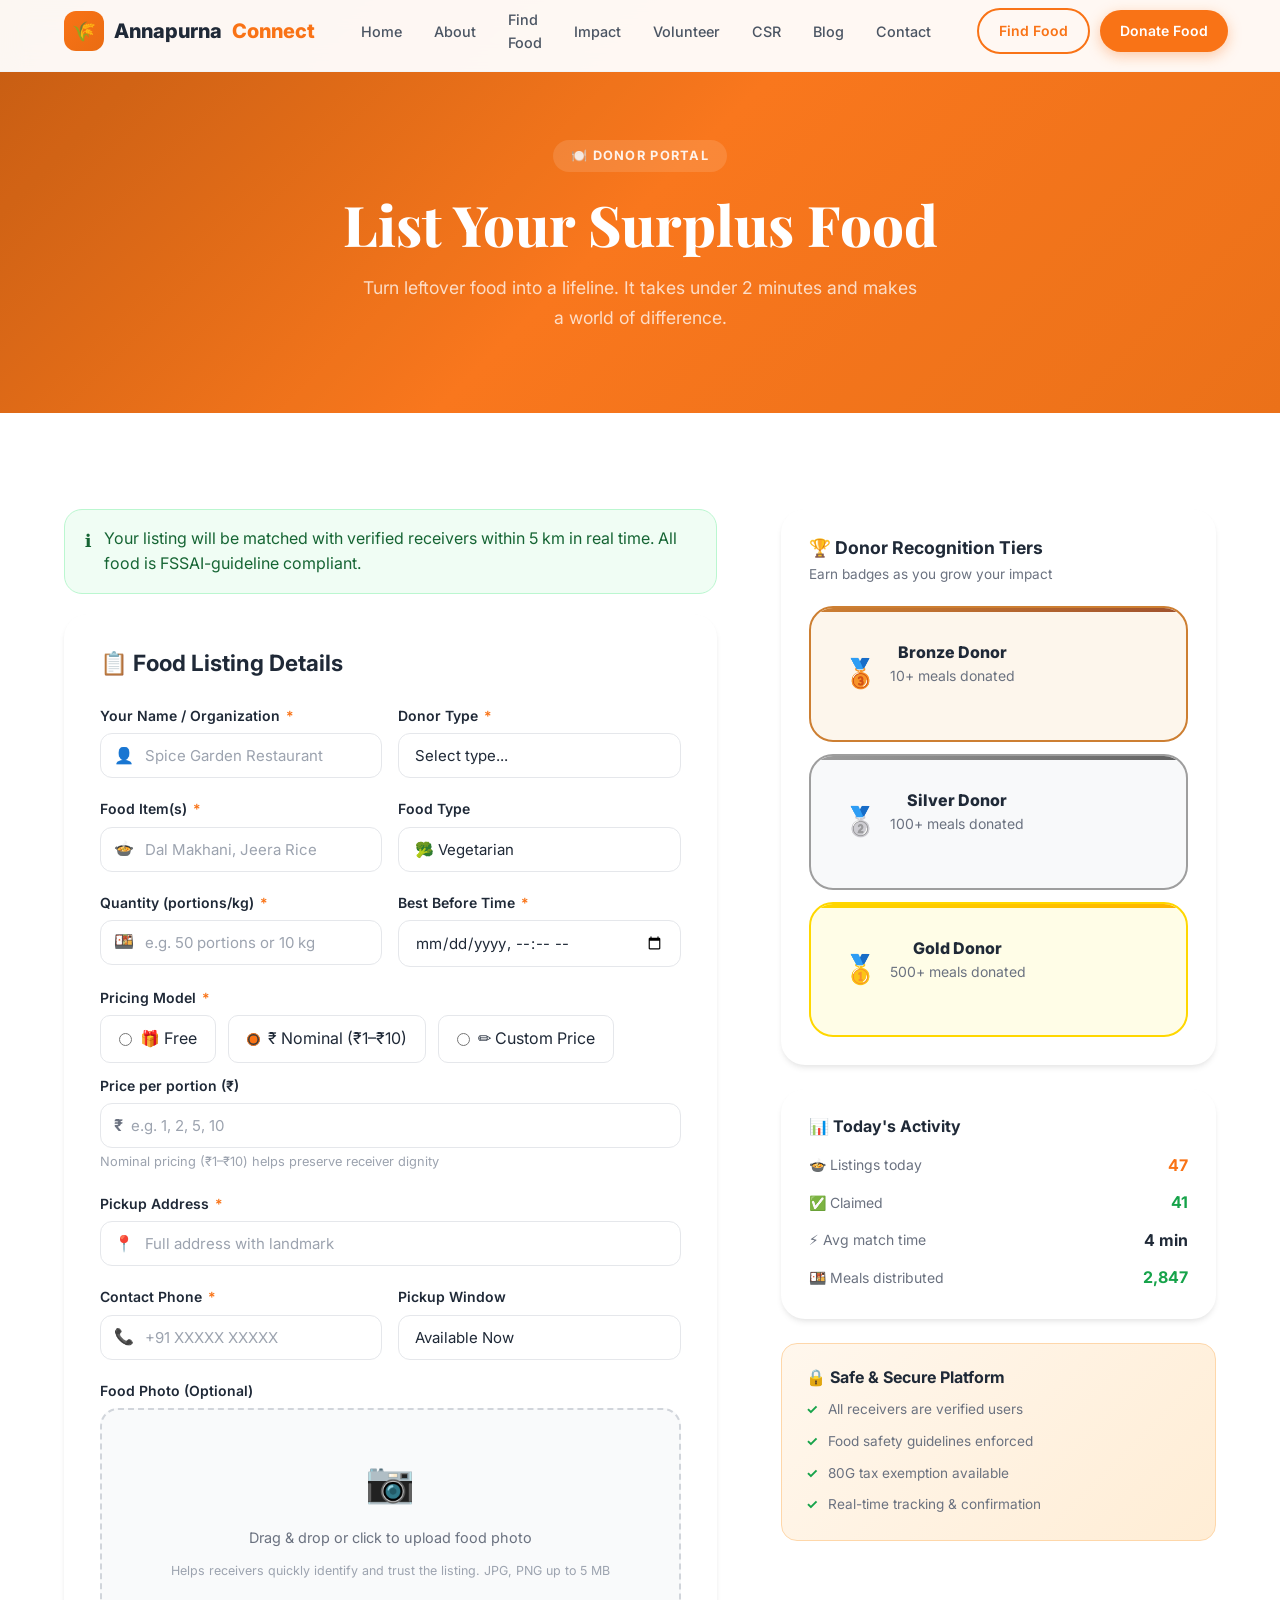
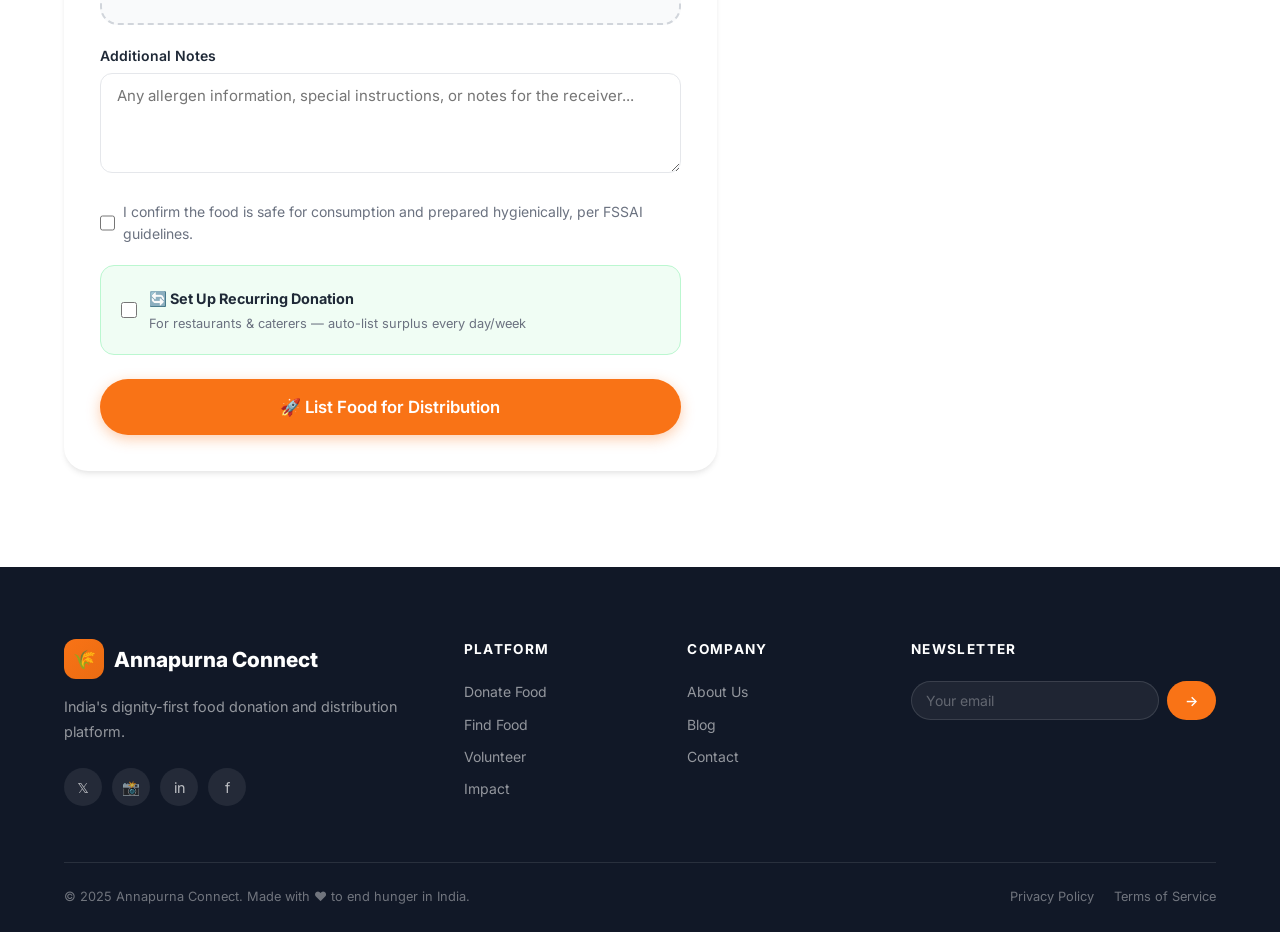
<file: donate-food.html>
<!DOCTYPE html>
<html lang="en">
<head>
  <meta charset="UTF-8" />
  <meta name="viewport" content="width=device-width, initial-scale=1.0" />
  <title>Donate Food — Annapurna Connect</title>
  <meta name="description" content="List your surplus food and connect it with families in need. Free or nominal pricing, quick listing form, donor recognition tiers." />
  <link rel="stylesheet" href="style.css" />
  <link rel="icon" href="data:image/svg+xml,<svg xmlns='http://www.w3.org/2000/svg' viewBox='0 0 100 100'><text y='.9em' font-size='90'>🌾</text></svg>" />
</head>
<body>

<!-- NAV -->
<nav class="navbar" id="navbar">
  <div class="container">
    <div class="navbar-inner">
      <a href="index.html" class="navbar-logo">
        <div class="logo-icon">🌾</div>
        Annapurna <span>Connect</span>
      </a>
      <div class="navbar-nav">
        <a href="index.html"        class="nav-link">Home</a>
        <a href="about.html"        class="nav-link">About</a>
        <a href="find-food.html"    class="nav-link">Find Food</a>
        <a href="impact.html"       class="nav-link">Impact</a>
        <a href="volunteer.html"    class="nav-link">Volunteer</a>
        <a href="corporate.html"    class="nav-link">CSR</a>
        <a href="blog.html"         class="nav-link">Blog</a>
        <a href="contact.html"      class="nav-link">Contact</a>
      </div>
      <div class="navbar-cta">
        <a href="find-food.html"   class="btn btn-outline btn-sm">Find Food</a>
        <a href="donate-food.html" class="btn btn-primary btn-sm active">Donate Food</a>
      </div>
      <div class="hamburger" id="hamburger" role="button" aria-label="Toggle menu" tabindex="0">
        <span></span><span></span><span></span>
      </div>
    </div>
  </div>
</nav>
<div class="mobile-menu" id="mobileMenu">
  <a href="index.html"        class="mobile-nav-link">🏠 Home</a>
  <a href="about.html"        class="mobile-nav-link">ℹ️ About Us</a>
  <a href="find-food.html"    class="mobile-nav-link">🗺️ Find Food</a>
  <a href="impact.html"       class="mobile-nav-link">📊 Impact Dashboard</a>
  <a href="volunteer.html"    class="mobile-nav-link">🤝 Volunteer</a>
  <a href="corporate.html"    class="mobile-nav-link">🏢 CSR Partnerships</a>
  <a href="blog.html"         class="mobile-nav-link">📰 Blog</a>
  <a href="contact.html"      class="mobile-nav-link">📞 Contact</a>
  <div class="mobile-cta">
    <a href="find-food.html"   class="btn btn-outline">Find Food</a>
    <a href="donate-food.html" class="btn btn-primary">Donate Food</a>
  </div>
</div>

<!-- PAGE HERO -->
<section class="page-hero" style="background:linear-gradient(135deg,var(--orange-700) 0%,var(--primary) 50%,var(--orange-600) 100%);">
  <div class="container" style="position:relative;z-index:1;">
    <div class="page-hero-label">🍽️ Donor Portal</div>
    <h1>List Your Surplus Food</h1>
    <p>Turn leftover food into a lifeline. It takes under 2 minutes and makes a world of difference.</p>
  </div>
</section>

<!-- MAIN CONTENT -->
<section class="section">
  <div class="container">
    <div style="display:grid;grid-template-columns:1.5fr 1fr;gap:64px;align-items:start;">

      <!-- FORM -->
      <div>
        <div class="alert alert-success">
          <span class="alert-icon">ℹ️</span>
          <div>Your listing will be matched with verified receivers within 5 km in real time. All food is FSSAI-guideline compliant.</div>
        </div>

        <div class="card" style="border-radius:24px;">
          <div class="card-body" style="padding:36px;">
            <h2 style="font-size:1.4rem;font-weight:700;margin-bottom:28px;">📋 Food Listing Details</h2>
            <form id="donateForm">
              <div class="form-row">
                <div class="form-group">
                  <label class="form-label" for="donorName">Your Name / Organization <span class="required">*</span></label>
                  <div class="input-with-icon">
                    <span class="input-icon">👤</span>
                    <input type="text" class="form-input" id="donorName" placeholder="Spice Garden Restaurant" required />
                  </div>
                </div>
                <div class="form-group">
                  <label class="form-label" for="donorType">Donor Type <span class="required">*</span></label>
                  <select class="form-select" id="donorType" required>
                    <option value="">Select type...</option>
                    <option>Restaurant / Hotel</option>
                    <option>Event / Caterer</option>
                    <option>Household</option>
                    <option>Corporate Cafeteria</option>
                    <option>Temple / Institution</option>
                    <option>Supermarket / Grocery</option>
                  </select>
                </div>
              </div>

              <div class="form-row">
                <div class="form-group">
                  <label class="form-label" for="foodItem">Food Item(s) <span class="required">*</span></label>
                  <div class="input-with-icon">
                    <span class="input-icon">🍲</span>
                    <input type="text" class="form-input" id="foodItem" placeholder="Dal Makhani, Jeera Rice" required />
                  </div>
                </div>
                <div class="form-group">
                  <label class="form-label" for="foodType">Food Type</label>
                  <select class="form-select" id="foodType">
                    <option>🥦 Vegetarian</option>
                    <option>🥩 Non-Vegetarian</option>
                    <option>🌿 Vegan</option>
                    <option>🥗 Mixed</option>
                  </select>
                </div>
              </div>

              <div class="form-row">
                <div class="form-group">
                  <label class="form-label" for="quantity">Quantity (portions/kg) <span class="required">*</span></label>
                  <div class="input-with-icon">
                    <span class="input-icon">🍱</span>
                    <input type="text" class="form-input" id="quantity" placeholder="e.g. 50 portions or 10 kg" required />
                  </div>
                </div>
                <div class="form-group">
                  <label class="form-label" for="bestBefore">Best Before Time <span class="required">*</span></label>
                  <input type="datetime-local" class="form-input" id="bestBefore" required />
                </div>
              </div>

              <div class="form-group">
                <label class="form-label">Pricing Model <span class="required">*</span></label>
                <div style="display:flex;gap:12px;flex-wrap:wrap;margin-top:4px;" id="pricingOptions">
                  <label style="display:flex;align-items:center;gap:8px;padding:10px 18px;border:1.5px solid var(--gray-200);border-radius:10px;cursor:pointer;transition:all .2s;" class="pricing-option">
                    <input type="radio" name="pricing" value="free" style="accent-color:var(--primary);" />
                    <span>🎁 Free</span>
                  </label>
                  <label style="display:flex;align-items:center;gap:8px;padding:10px 18px;border:1.5px solid var(--gray-200);border-radius:10px;cursor:pointer;transition:all .2s;" class="pricing-option">
                    <input type="radio" name="pricing" value="nominal" checked style="accent-color:var(--primary);" />
                    <span>₹ Nominal (₹1–₹10)</span>
                  </label>
                  <label style="display:flex;align-items:center;gap:8px;padding:10px 18px;border:1.5px solid var(--gray-200);border-radius:10px;cursor:pointer;transition:all .2s;" class="pricing-option">
                    <input type="radio" name="pricing" value="custom" style="accent-color:var(--primary);" />
                    <span>✏️ Custom Price</span>
                  </label>
                </div>
                <div style="margin-top:12px;" id="priceInput">
                  <label class="form-label" for="priceAmount">Price per portion (₹)</label>
                  <div class="price-input-wrap">
                    <span class="price-prefix">₹</span>
                    <input type="number" class="form-input price-input" id="priceAmount" placeholder="e.g. 1, 2, 5, 10" min="0" max="500" />
                  </div>
                  <div class="form-hint">Nominal pricing (₹1–₹10) helps preserve receiver dignity</div>
                </div>
              </div>

              <div class="form-group">
                <label class="form-label" for="pickupLocation">Pickup Address <span class="required">*</span></label>
                <div class="input-with-icon">
                  <span class="input-icon">📍</span>
                  <input type="text" class="form-input" id="pickupLocation" placeholder="Full address with landmark" required />
                </div>
              </div>

              <div class="form-row">
                <div class="form-group">
                  <label class="form-label" for="contactPhone">Contact Phone <span class="required">*</span></label>
                  <div class="input-with-icon">
                    <span class="input-icon">📞</span>
                    <input type="tel" class="form-input" id="contactPhone" placeholder="+91 XXXXX XXXXX" required />
                  </div>
                </div>
                <div class="form-group">
                  <label class="form-label" for="pickupWindow">Pickup Window</label>
                  <select class="form-select" id="pickupWindow">
                    <option>Available Now</option>
                    <option>Within 1 hour</option>
                    <option>Within 2 hours</option>
                    <option>Scheduled: Specify time</option>
                  </select>
                </div>
              </div>

              <div class="form-group">
                <label class="form-label">Food Photo (Optional)</label>
                <div class="upload-zone" id="uploadZone" role="button" aria-label="Upload food photo" tabindex="0">
                  <div class="upload-icon">📷</div>
                  <p>Drag & drop or click to upload food photo</p>
                  <small>Helps receivers quickly identify and trust the listing. JPG, PNG up to 5 MB</small>
                </div>
              </div>

              <div class="form-group">
                <label class="form-label" for="additionalNotes">Additional Notes</label>
                <textarea class="form-textarea" id="additionalNotes" placeholder="Any allergen information, special instructions, or notes for the receiver..."></textarea>
              </div>

              <div style="display:flex;align-items:center;gap:8px;margin-bottom:20px;">
                <input type="checkbox" id="termsCheck" style="accent-color:var(--primary);width:16px;height:16px;" required />
                <label for="termsCheck" style="font-size:.875rem;color:var(--text-secondary);">
                  I confirm the food is safe for consumption and prepared hygienically, per FSSAI guidelines.
                </label>
              </div>

              <!-- Recurring donation -->
              <div style="background:var(--green-50);border:1px solid var(--green-200);border-radius:14px;padding:20px;margin-bottom:24px;">
                <div style="display:flex;align-items:center;gap:12px;">
                  <input type="checkbox" id="recurringDonation" style="accent-color:var(--secondary);width:16px;height:16px;" />
                  <div>
                    <label for="recurringDonation" style="font-weight:700;font-size:.9rem;cursor:pointer;">
                      🔄 Set Up Recurring Donation
                    </label>
                    <div style="font-size:.8rem;color:var(--text-secondary);margin-top:2px;">
                      For restaurants & caterers — auto-list surplus every day/week
                    </div>
                  </div>
                </div>
              </div>

              <button type="submit" class="btn btn-primary btn-lg" style="width:100%;justify-content:center;">
                🚀 List Food for Distribution
              </button>
            </form>
          </div>
        </div>
      </div>

      <!-- SIDEBAR -->
      <div style="display:flex;flex-direction:column;gap:24px;">

        <!-- Donor Tiers -->
        <div class="card">
          <div class="card-body">
            <h3 style="font-size:1.1rem;font-weight:700;margin-bottom:6px;">🏆 Donor Recognition Tiers</h3>
            <p style="font-size:.85rem;color:var(--text-secondary);margin-bottom:20px;">Earn badges as you grow your impact</p>
            <div style="display:flex;flex-direction:column;gap:12px;">
              <div class="tier-card tier-bronze">
                <div style="display:flex;align-items:center;gap:12px;">
                  <div style="font-size:1.75rem;">🥉</div>
                  <div>
                    <div class="tier-name" style="font-size:1rem;margin:0;">Bronze Donor</div>
                    <div class="tier-meals">10+ meals donated</div>
                  </div>
                </div>
              </div>
              <div class="tier-card tier-silver">
                <div style="display:flex;align-items:center;gap:12px;">
                  <div style="font-size:1.75rem;">🥈</div>
                  <div>
                    <div class="tier-name" style="font-size:1rem;margin:0;">Silver Donor</div>
                    <div class="tier-meals">100+ meals donated</div>
                  </div>
                </div>
              </div>
              <div class="tier-card tier-gold">
                <div style="display:flex;align-items:center;gap:12px;">
                  <div style="font-size:1.75rem;">🥇</div>
                  <div>
                    <div class="tier-name" style="font-size:1rem;margin:0;">Gold Donor</div>
                    <div class="tier-meals">500+ meals donated</div>
                  </div>
                </div>
              </div>
            </div>
          </div>
        </div>

        <!-- Quick Stats -->
        <div class="card">
          <div class="card-body">
            <h3 style="font-size:1rem;font-weight:700;margin-bottom:16px;">📊 Today's Activity</h3>
            <div style="display:flex;flex-direction:column;gap:12px;">
              <div style="display:flex;justify-content:space-between;align-items:center;">
                <span style="font-size:.875rem;color:var(--text-secondary);">🍲 Listings today</span>
                <span style="font-weight:700;color:var(--primary);">47</span>
              </div>
              <div style="display:flex;justify-content:space-between;align-items:center;">
                <span style="font-size:.875rem;color:var(--text-secondary);">✅ Claimed</span>
                <span style="font-weight:700;color:var(--secondary);">41</span>
              </div>
              <div style="display:flex;justify-content:space-between;align-items:center;">
                <span style="font-size:.875rem;color:var(--text-secondary);">⚡ Avg match time</span>
                <span style="font-weight:700;">4 min</span>
              </div>
              <div style="display:flex;justify-content:space-between;align-items:center;">
                <span style="font-size:.875rem;color:var(--text-secondary);">🍱 Meals distributed</span>
                <span style="font-weight:700;color:var(--secondary);">2,847</span>
              </div>
            </div>
          </div>
        </div>

        <!-- Trust info -->
        <div style="background:linear-gradient(135deg,var(--orange-50),var(--orange-100));border-radius:16px;padding:24px;border:1px solid var(--orange-200);">
          <h3 style="font-size:1rem;font-weight:700;margin-bottom:12px;">🔒 Safe & Secure Platform</h3>
          <div style="display:flex;flex-direction:column;gap:10px;">
            <div style="display:flex;align-items:center;gap:10px;font-size:.85rem;color:var(--text-secondary);">
              <span style="color:var(--secondary);font-weight:700;">✓</span> All receivers are verified users
            </div>
            <div style="display:flex;align-items:center;gap:10px;font-size:.85rem;color:var(--text-secondary);">
              <span style="color:var(--secondary);font-weight:700;">✓</span> Food safety guidelines enforced
            </div>
            <div style="display:flex;align-items:center;gap:10px;font-size:.85rem;color:var(--text-secondary);">
              <span style="color:var(--secondary);font-weight:700;">✓</span> 80G tax exemption available
            </div>
            <div style="display:flex;align-items:center;gap:10px;font-size:.85rem;color:var(--text-secondary);">
              <span style="color:var(--secondary);font-weight:700;">✓</span> Real-time tracking & confirmation
            </div>
          </div>
        </div>
      </div>
    </div>
  </div>
</section>

<!-- FOOTER -->
<footer class="footer">
  <div class="container">
    <div class="footer-grid">
      <div class="footer-brand">
        <div class="footer-logo"><div class="logo-icon">🌾</div> Annapurna Connect</div>
        <p class="footer-brand-text">India's dignity-first food donation and distribution platform.</p>
        <div class="footer-social">
          <a href="#" class="footer-social-link">𝕏</a>
          <a href="#" class="footer-social-link">📸</a>
          <a href="#" class="footer-social-link">in</a>
          <a href="#" class="footer-social-link">f</a>
        </div>
      </div>
      <div class="footer-col">
        <h4>Platform</h4>
        <div class="footer-links">
          <a href="donate-food.html" class="footer-link">Donate Food</a>
          <a href="find-food.html"   class="footer-link">Find Food</a>
          <a href="volunteer.html"   class="footer-link">Volunteer</a>
          <a href="impact.html"      class="footer-link">Impact</a>
        </div>
      </div>
      <div class="footer-col">
        <h4>Company</h4>
        <div class="footer-links">
          <a href="about.html"    class="footer-link">About Us</a>
          <a href="blog.html"     class="footer-link">Blog</a>
          <a href="contact.html"  class="footer-link">Contact</a>
        </div>
      </div>
      <div class="footer-col">
        <h4>Newsletter</h4>
        <div class="newsletter-form">
          <input type="email" class="newsletter-input" placeholder="Your email" id="newsletterEmail" />
          <button class="newsletter-btn" onclick="subscribeNewsletter()">→</button>
        </div>
      </div>
    </div>
    <div class="footer-bottom">
      <p>© 2025 Annapurna Connect. Made with ❤️ to end hunger in India.</p>
      <div class="footer-bottom-links">
        <a href="#" class="footer-bottom-link">Privacy Policy</a>
        <a href="#" class="footer-bottom-link">Terms of Service</a>
      </div>
    </div>
  </div>
</footer>
<script src="script.js"></script>
</body>
</html>
</file>
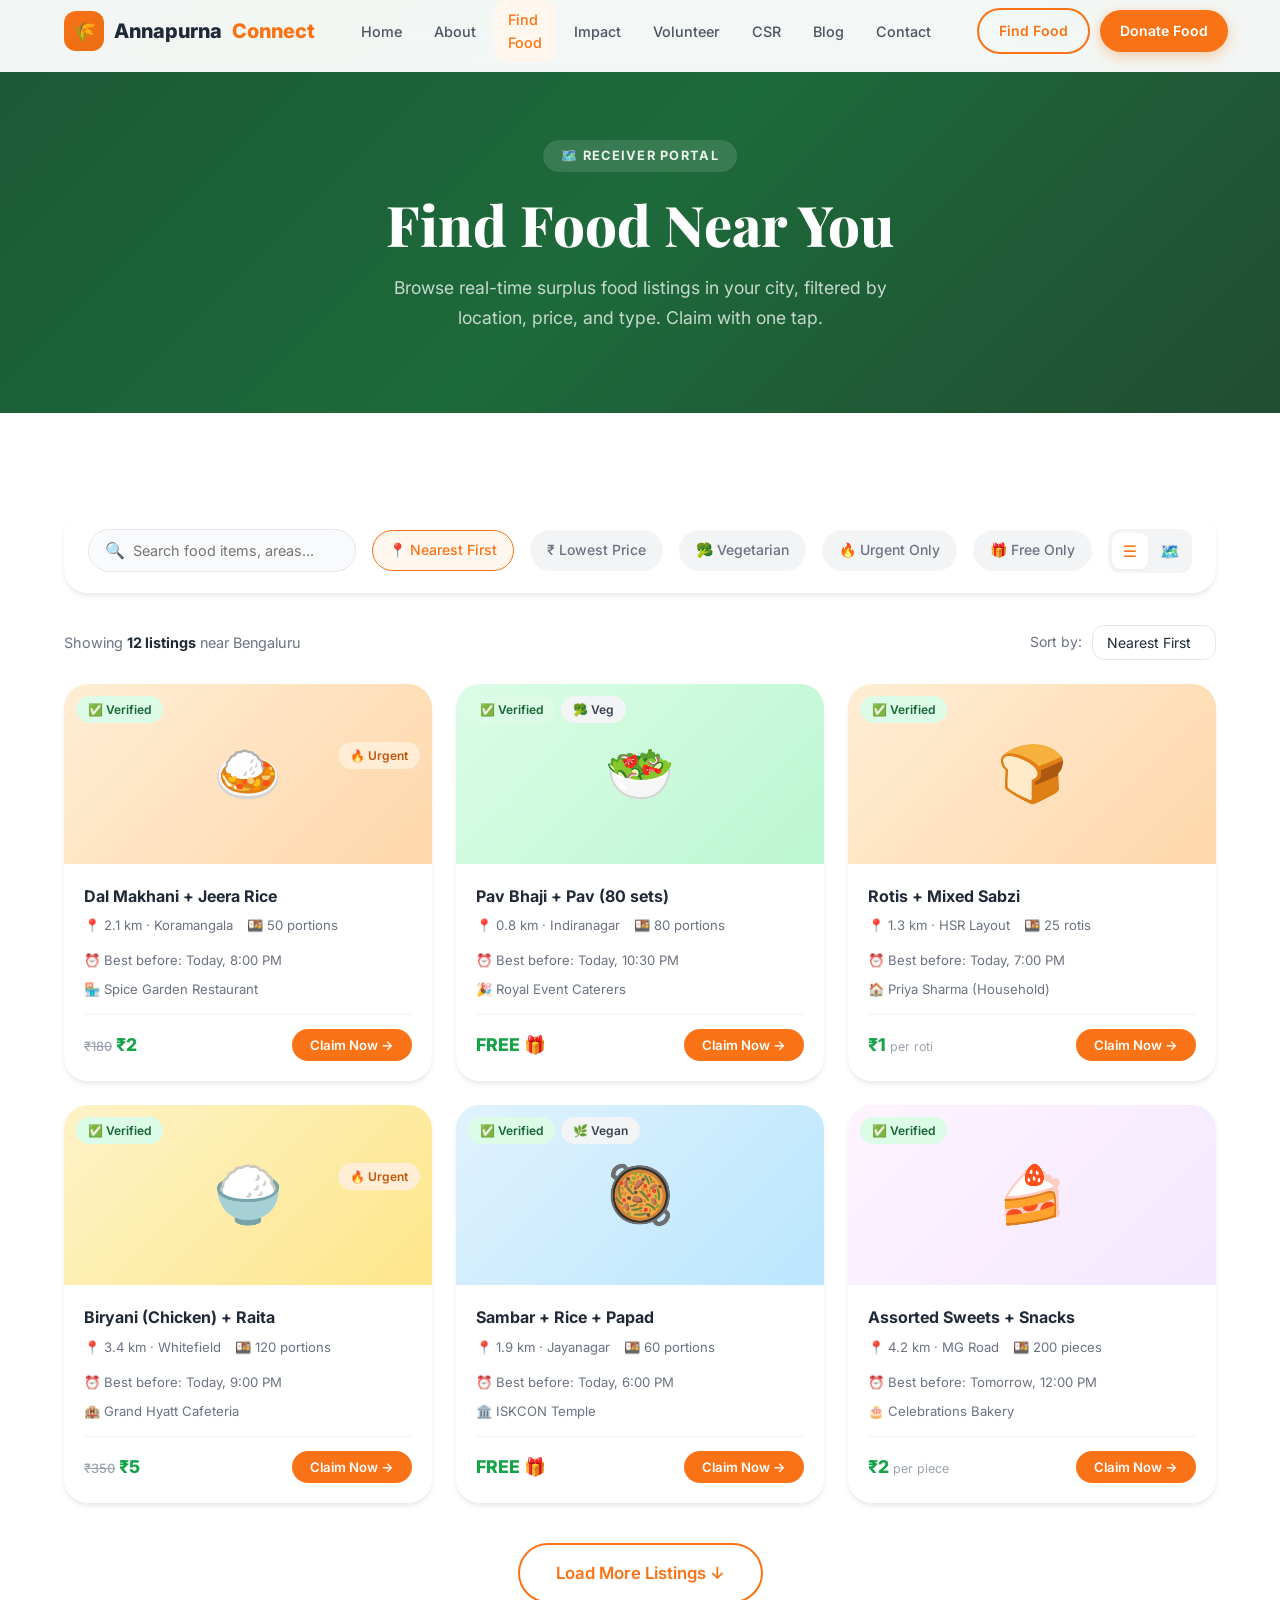
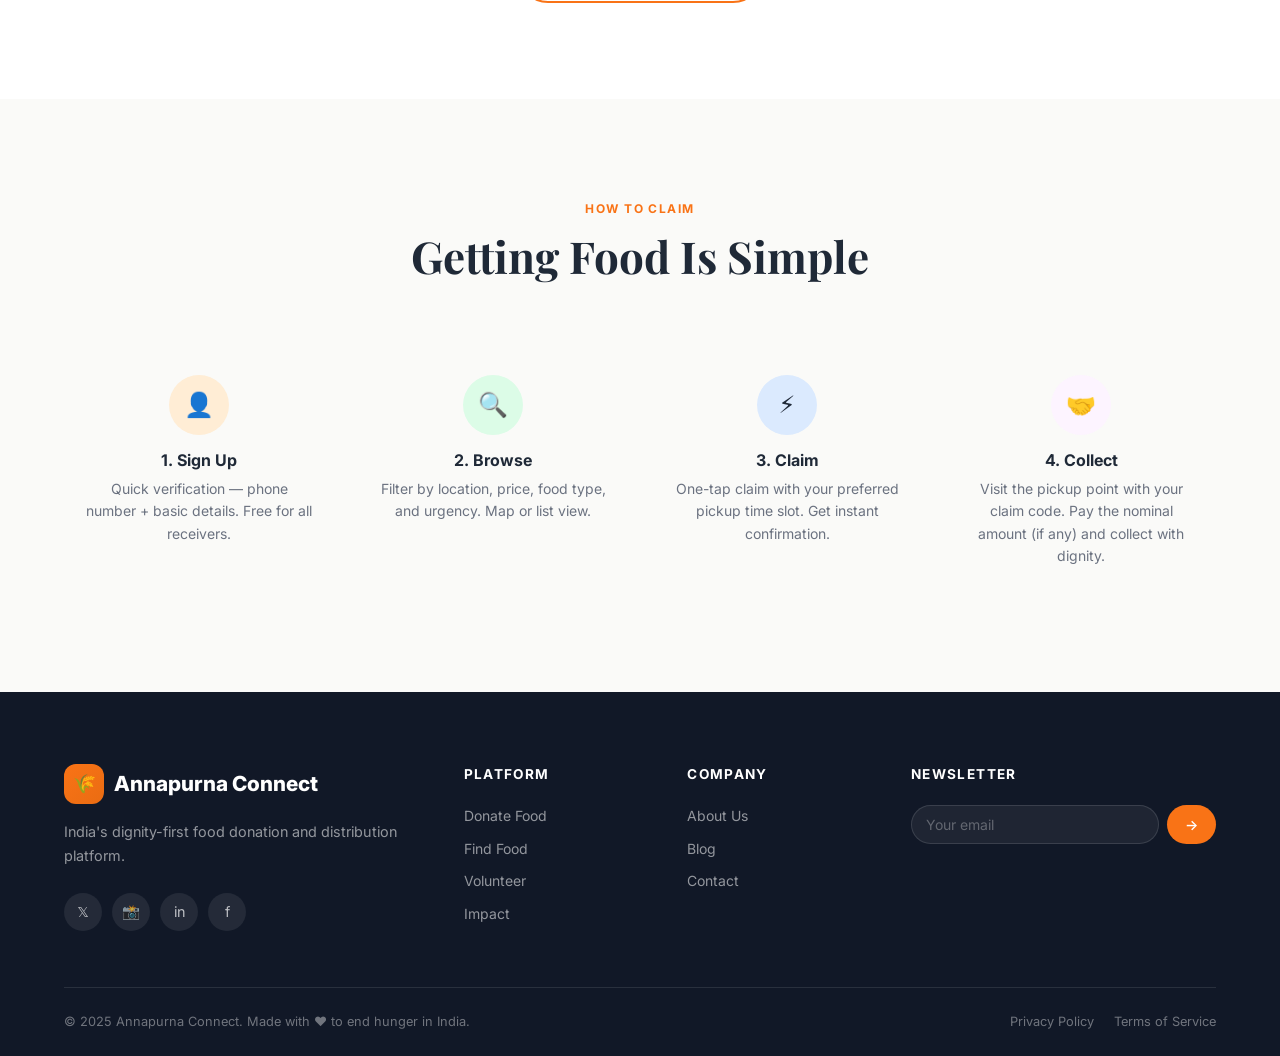
<file: find-food.html>
<!DOCTYPE html>
<html lang="en">
<head>
  <meta charset="UTF-8" />
  <meta name="viewport" content="width=device-width, initial-scale=1.0" />
  <title>Find Food Near You — Annapurna Connect</title>
  <meta name="description" content="Find surplus food near you — filtered by location, price, food type, and urgency. One-tap claim with pickup time selection." />
  <link rel="stylesheet" href="style.css" />
  <link rel="icon" href="data:image/svg+xml,<svg xmlns='http://www.w3.org/2000/svg' viewBox='0 0 100 100'><text y='.9em' font-size='90'>🌾</text></svg>" />
</head>
<body>

<!-- NAV -->
<nav class="navbar" id="navbar">
  <div class="container">
    <div class="navbar-inner">
      <a href="index.html" class="navbar-logo">
        <div class="logo-icon">🌾</div>
        Annapurna <span>Connect</span>
      </a>
      <div class="navbar-nav">
        <a href="index.html"        class="nav-link">Home</a>
        <a href="about.html"        class="nav-link">About</a>
        <a href="find-food.html"    class="nav-link active">Find Food</a>
        <a href="impact.html"       class="nav-link">Impact</a>
        <a href="volunteer.html"    class="nav-link">Volunteer</a>
        <a href="corporate.html"    class="nav-link">CSR</a>
        <a href="blog.html"         class="nav-link">Blog</a>
        <a href="contact.html"      class="nav-link">Contact</a>
      </div>
      <div class="navbar-cta">
        <a href="find-food.html"   class="btn btn-outline btn-sm">Find Food</a>
        <a href="donate-food.html" class="btn btn-primary btn-sm">Donate Food</a>
      </div>
      <div class="hamburger" id="hamburger" role="button" aria-label="Toggle menu" tabindex="0">
        <span></span><span></span><span></span>
      </div>
    </div>
  </div>
</nav>
<div class="mobile-menu" id="mobileMenu">
  <a href="index.html"        class="mobile-nav-link">🏠 Home</a>
  <a href="about.html"        class="mobile-nav-link">ℹ️ About Us</a>
  <a href="find-food.html"    class="mobile-nav-link">🗺️ Find Food</a>
  <a href="impact.html"       class="mobile-nav-link">📊 Impact Dashboard</a>
  <a href="volunteer.html"    class="mobile-nav-link">🤝 Volunteer</a>
  <a href="corporate.html"    class="mobile-nav-link">🏢 CSR Partnerships</a>
  <a href="blog.html"         class="mobile-nav-link">📰 Blog</a>
  <a href="contact.html"      class="mobile-nav-link">📞 Contact</a>
  <div class="mobile-cta">
    <a href="find-food.html"   class="btn btn-outline">Find Food</a>
    <a href="donate-food.html" class="btn btn-primary">Donate Food</a>
  </div>
</div>

<!-- PAGE HERO -->
<section class="page-hero">
  <div class="container" style="position:relative;z-index:1;">
    <div class="page-hero-label">🗺️ Receiver Portal</div>
    <h1>Find Food Near You</h1>
    <p>Browse real-time surplus food listings in your city, filtered by location, price, and type. Claim with one tap.</p>
  </div>
</section>

<!-- MAIN -->
<section class="section">
  <div class="container">

    <!-- FILTER BAR -->
    <div class="filter-bar" style="margin-bottom:32px;">
      <div class="filter-search">
        <span>🔍</span>
        <input type="text" placeholder="Search food items, areas..." id="foodSearch" />
      </div>
      <span class="filter-chip active" id="chip-nearest" data-filter="nearest">📍 Nearest First</span>
      <span class="filter-chip" id="chip-cheapest" data-filter="cheapest">₹ Lowest Price</span>
      <span class="filter-chip" id="chip-veg" data-filter="veg">🥦 Vegetarian</span>
      <span class="filter-chip" id="chip-urgent" data-filter="urgent">🔥 Urgent Only</span>
      <span class="filter-chip" id="chip-free" data-filter="free">🎁 Free Only</span>
      <div class="view-toggle">
        <button class="view-btn active" data-view="list" aria-label="List view">☰</button>
        <button class="view-btn" data-view="map" aria-label="Map view">🗺️</button>
      </div>
    </div>

    <!-- SORT & COUNT -->
    <div style="display:flex;align-items:center;justify-content:space-between;margin-bottom:24px;flex-wrap:wrap;gap:12px;">
      <div style="font-size:.9rem;color:var(--text-secondary);">
        Showing <strong style="color:var(--text-primary);">12 listings</strong> near Bengaluru
      </div>
      <div style="display:flex;align-items:center;gap:10px;">
        <span style="font-size:.875rem;color:var(--text-secondary);">Sort by:</span>
        <select class="form-select" style="width:auto;padding:8px 14px;font-size:.875rem;" id="sortSelect">
          <option>Nearest First</option>
          <option>Lowest Price</option>
          <option>Urgency</option>
          <option>Quantity</option>
          <option>Newest Listed</option>
        </select>
      </div>
    </div>

    <!-- LIST VIEW -->
    <div id="listView" class="grid grid-3">
      <!-- Listing 1 -->
      <div class="food-card">
        <div class="food-card-img">
          <span>🍛</span>
          <div class="food-card-badges">
            <span class="badge badge-green">✅ Verified</span>
          </div>
          <div class="food-urgency"><span class="badge badge-orange">🔥 Urgent</span></div>
        </div>
        <div class="food-card-body">
          <div class="food-card-title">Dal Makhani + Jeera Rice</div>
          <div class="food-card-meta">
            <span>📍 2.1 km · Koramangala</span>
            <span>🍱 50 portions</span>
          </div>
          <div style="font-size:.82rem;color:var(--text-secondary);margin-bottom:8px;">⏰ Best before: Today, 8:00 PM</div>
          <div style="font-size:.82rem;color:var(--text-secondary);margin-bottom:14px;">🏪 Spice Garden Restaurant</div>
          <div class="food-card-footer">
            <div class="food-price"><span class="original">₹180</span>₹2</div>
            <button class="claim-btn" onclick="showClaimModal()">Claim Now →</button>
          </div>
        </div>
      </div>

      <!-- Listing 2 -->
      <div class="food-card">
        <div class="food-card-img" style="background:linear-gradient(135deg,var(--green-100),var(--green-200));">
          <span>🥗</span>
          <div class="food-card-badges">
            <span class="badge badge-green">✅ Verified</span>
            <span class="badge badge-gray">🥦 Veg</span>
          </div>
        </div>
        <div class="food-card-body">
          <div class="food-card-title">Pav Bhaji + Pav (80 sets)</div>
          <div class="food-card-meta">
            <span>📍 0.8 km · Indiranagar</span>
            <span>🍱 80 portions</span>
          </div>
          <div style="font-size:.82rem;color:var(--text-secondary);margin-bottom:8px;">⏰ Best before: Today, 10:30 PM</div>
          <div style="font-size:.82rem;color:var(--text-secondary);margin-bottom:14px;">🎉 Royal Event Caterers</div>
          <div class="food-card-footer">
            <div class="food-price">FREE 🎁</div>
            <button class="claim-btn" onclick="showClaimModal()">Claim Now →</button>
          </div>
        </div>
      </div>

      <!-- Listing 3 -->
      <div class="food-card">
        <div class="food-card-img" style="background:linear-gradient(135deg,var(--orange-100),var(--orange-200));">
          <span>🍞</span>
          <div class="food-card-badges">
            <span class="badge badge-green">✅ Verified</span>
          </div>
        </div>
        <div class="food-card-body">
          <div class="food-card-title">Rotis + Mixed Sabzi</div>
          <div class="food-card-meta">
            <span>📍 1.3 km · HSR Layout</span>
            <span>🍱 25 rotis</span>
          </div>
          <div style="font-size:.82rem;color:var(--text-secondary);margin-bottom:8px;">⏰ Best before: Today, 7:00 PM</div>
          <div style="font-size:.82rem;color:var(--text-secondary);margin-bottom:14px;">🏠 Priya Sharma (Household)</div>
          <div class="food-card-footer">
            <div class="food-price">₹1 <span style="font-size:.78rem;font-weight:400;color:var(--text-light)">per roti</span></div>
            <button class="claim-btn" onclick="showClaimModal()">Claim Now →</button>
          </div>
        </div>
      </div>

      <!-- Listing 4 -->
      <div class="food-card">
        <div class="food-card-img" style="background:linear-gradient(135deg,#fef3c7,#fde68a);">
          <span>🍚</span>
          <div class="food-card-badges">
            <span class="badge badge-green">✅ Verified</span>
          </div>
          <div class="food-urgency"><span class="badge badge-orange">🔥 Urgent</span></div>
        </div>
        <div class="food-card-body">
          <div class="food-card-title">Biryani (Chicken) + Raita</div>
          <div class="food-card-meta">
            <span>📍 3.4 km · Whitefield</span>
            <span>🍱 120 portions</span>
          </div>
          <div style="font-size:.82rem;color:var(--text-secondary);margin-bottom:8px;">⏰ Best before: Today, 9:00 PM</div>
          <div style="font-size:.82rem;color:var(--text-secondary);margin-bottom:14px;">🏨 Grand Hyatt Cafeteria</div>
          <div class="food-card-footer">
            <div class="food-price"><span class="original">₹350</span>₹5</div>
            <button class="claim-btn" onclick="showClaimModal()">Claim Now →</button>
          </div>
        </div>
      </div>

      <!-- Listing 5 -->
      <div class="food-card">
        <div class="food-card-img" style="background:linear-gradient(135deg,#e0f2fe,#bae6fd);">
          <span>🥘</span>
          <div class="food-card-badges">
            <span class="badge badge-green">✅ Verified</span>
            <span class="badge badge-gray">🌿 Vegan</span>
          </div>
        </div>
        <div class="food-card-body">
          <div class="food-card-title">Sambar + Rice + Papad</div>
          <div class="food-card-meta">
            <span>📍 1.9 km · Jayanagar</span>
            <span>🍱 60 portions</span>
          </div>
          <div style="font-size:.82rem;color:var(--text-secondary);margin-bottom:8px;">⏰ Best before: Today, 6:00 PM</div>
          <div style="font-size:.82rem;color:var(--text-secondary);margin-bottom:14px;">🏛️ ISKCON Temple</div>
          <div class="food-card-footer">
            <div class="food-price">FREE 🎁</div>
            <button class="claim-btn" onclick="showClaimModal()">Claim Now →</button>
          </div>
        </div>
      </div>

      <!-- Listing 6 -->
      <div class="food-card">
        <div class="food-card-img" style="background:linear-gradient(135deg,#fdf4ff,#f3e8ff);">
          <span>🍰</span>
          <div class="food-card-badges">
            <span class="badge badge-green">✅ Verified</span>
          </div>
        </div>
        <div class="food-card-body">
          <div class="food-card-title">Assorted Sweets + Snacks</div>
          <div class="food-card-meta">
            <span>📍 4.2 km · MG Road</span>
            <span>🍱 200 pieces</span>
          </div>
          <div style="font-size:.82rem;color:var(--text-secondary);margin-bottom:8px;">⏰ Best before: Tomorrow, 12:00 PM</div>
          <div style="font-size:.82rem;color:var(--text-secondary);margin-bottom:14px;">🎂 Celebrations Bakery</div>
          <div class="food-card-footer">
            <div class="food-price">₹2 <span style="font-size:.78rem;font-weight:400;color:var(--text-light)">per piece</span></div>
            <button class="claim-btn" onclick="showClaimModal()">Claim Now →</button>
          </div>
        </div>
      </div>
    </div>

    <!-- MAP VIEW (hidden by default) -->
    <div id="mapView" class="hidden">
      <div class="map-container" style="min-height:520px;">
        <div class="map-bg"></div>
        <div class="map-roads">
          <div class="map-road" style="top:30%;left:0;right:0;height:5px;"></div>
          <div class="map-road" style="top:55%;left:0;right:0;height:4px;"></div>
          <div class="map-road" style="top:75%;left:0;right:0;height:3px;"></div>
          <div class="map-road" style="left:25%;top:0;bottom:0;width:5px;"></div>
          <div class="map-road" style="left:55%;top:0;bottom:0;width:4px;"></div>
          <div class="map-road" style="left:80%;top:0;bottom:0;width:3px;"></div>
        </div>
        <div class="map-pin pin-orange" style="top:18%;left:20%;">
          <div class="pin-icon"><span>🍛</span></div>
          <div class="pin-label">Dal Makhani · ₹2</div>
        </div>
        <div class="map-pin pin-orange" style="top:45%;left:12%;animation-delay:.3s;">
          <div class="pin-icon"><span>🥗</span></div>
          <div class="pin-label">Pav Bhaji · FREE</div>
        </div>
        <div class="map-pin pin-orange" style="top:28%;left:52%;animation-delay:.6s;">
          <div class="pin-icon"><span>🍚</span></div>
          <div class="pin-label">Biryani · ₹5</div>
        </div>
        <div class="map-pin pin-orange" style="top:65%;left:35%;animation-delay:.9s;">
          <div class="pin-icon"><span>🥘</span></div>
          <div class="pin-label">Sambar Rice · FREE</div>
        </div>
        <div class="map-pin pin-orange" style="top:50%;left:72%;animation-delay:1.2s;">
          <div class="pin-icon"><span>🍰</span></div>
          <div class="pin-label">Sweets · ₹2</div>
        </div>
        <div class="map-pin pin-green" style="top:40%;left:42%;">
          <div class="pin-icon"><span>📍</span></div>
          <div class="pin-label">You are here</div>
        </div>
        <div style="position:absolute;bottom:20px;left:50%;transform:translateX(-50%);width:90%;max-width:500px;">
          <div style="background:rgba(255,255,255,.92);backdrop-filter:blur(8px);border-radius:14px;padding:14px 20px;box-shadow:0 8px 24px rgba(0,0,0,.12);text-align:center;">
            <p style="font-size:.85rem;color:var(--text-secondary);margin-bottom:8px;">
              📍 Showing listings within <strong>5 km</strong> of your location
            </p>
            <button onclick="showToast('📍 Location access enabled for better matching!','success')" style="background:var(--primary);color:#fff;padding:8px 20px;border-radius:20px;border:none;font-size:.8rem;font-weight:600;cursor:pointer;">
              📡 Enable Precise Location
            </button>
          </div>
        </div>
      </div>
    </div>

    <!-- LOAD MORE -->
    <div style="text-align:center;margin-top:40px;">
      <button onclick="showToast('✅ Loading more listings...','success')" class="btn btn-outline btn-lg">
        Load More Listings ↓
      </button>
    </div>
  </div>
</section>

<!-- HOW TO CLAIM -->
<section class="section" style="background:var(--bg-light);">
  <div class="container">
    <div class="section-header">
      <div class="label">How to Claim</div>
      <h2 class="heading-lg">Getting Food Is Simple</h2>
    </div>
    <div class="grid grid-4" style="gap:24px;">
      <div style="text-align:center;padding:28px 20px;">
        <div style="width:60px;height:60px;background:var(--orange-100);border-radius:50%;display:flex;align-items:center;justify-content:center;font-size:1.5rem;margin:0 auto 16px;">👤</div>
        <h3 style="font-size:1rem;font-weight:700;margin-bottom:8px;">1. Sign Up</h3>
        <p style="font-size:.875rem;color:var(--text-secondary);">Quick verification — phone number + basic details. Free for all receivers.</p>
      </div>
      <div style="text-align:center;padding:28px 20px;">
        <div style="width:60px;height:60px;background:var(--green-100);border-radius:50%;display:flex;align-items:center;justify-content:center;font-size:1.5rem;margin:0 auto 16px;">🔍</div>
        <h3 style="font-size:1rem;font-weight:700;margin-bottom:8px;">2. Browse</h3>
        <p style="font-size:.875rem;color:var(--text-secondary);">Filter by location, price, food type, and urgency. Map or list view.</p>
      </div>
      <div style="text-align:center;padding:28px 20px;">
        <div style="width:60px;height:60px;background:#dbeafe;border-radius:50%;display:flex;align-items:center;justify-content:center;font-size:1.5rem;margin:0 auto 16px;">⚡</div>
        <h3 style="font-size:1rem;font-weight:700;margin-bottom:8px;">3. Claim</h3>
        <p style="font-size:.875rem;color:var(--text-secondary);">One-tap claim with your preferred pickup time slot. Get instant confirmation.</p>
      </div>
      <div style="text-align:center;padding:28px 20px;">
        <div style="width:60px;height:60px;background:#fdf4ff;border-radius:50%;display:flex;align-items:center;justify-content:center;font-size:1.5rem;margin:0 auto 16px;">🤝</div>
        <h3 style="font-size:1rem;font-weight:700;margin-bottom:8px;">4. Collect</h3>
        <p style="font-size:.875rem;color:var(--text-secondary);">Visit the pickup point with your claim code. Pay the nominal amount (if any) and collect with dignity.</p>
      </div>
    </div>
  </div>
</section>

<!-- CLAIM MODAL -->
<div id="claimModal" style="display:none;position:fixed;inset:0;background:rgba(0,0,0,.5);z-index:9999;align-items:center;justify-content:center;padding:24px;">
  <div style="background:#fff;border-radius:24px;padding:36px;max-width:440px;width:100%;position:relative;animation:fadeInUp .3s ease;">
    <button onclick="hideClaimModal()" style="position:absolute;top:16px;right:16px;width:32px;height:32px;border-radius:50%;background:var(--gray-100);border:none;cursor:pointer;font-size:1rem;">✕</button>
    <div style="text-align:center;margin-bottom:24px;">
      <div style="font-size:2.5rem;margin-bottom:8px;">🎉</div>
      <h3 style="font-size:1.25rem;font-weight:700;margin-bottom:8px;">Claim This Listing</h3>
      <p style="font-size:.9rem;color:var(--text-secondary);">Reserve your pickup slot now</p>
    </div>
    <div class="form-group">
      <label class="form-label">Your Name <span class="required">*</span></label>
      <input type="text" class="form-input" placeholder="Full name" id="claimName" />
    </div>
    <div class="form-group">
      <label class="form-label">Phone Number <span class="required">*</span></label>
      <input type="tel" class="form-input" placeholder="+91 XXXXX XXXXX" id="claimPhone" />
    </div>
    <div class="form-group">
      <label class="form-label">Preferred Pickup Time</label>
      <select class="form-select" id="claimTime">
        <option>As soon as possible</option>
        <option>Within 1 hour</option>
        <option>Within 2 hours</option>
        <option>Evening pickup</option>
      </select>
    </div>
    <button onclick="confirmClaim()" class="btn btn-primary" style="width:100%;justify-content:center;">Confirm Claim ✓</button>
  </div>
</div>

<!-- FOOTER -->
<footer class="footer">
  <div class="container">
    <div class="footer-grid">
      <div class="footer-brand">
        <div class="footer-logo"><div class="logo-icon">🌾</div> Annapurna Connect</div>
        <p class="footer-brand-text">India's dignity-first food donation and distribution platform.</p>
        <div class="footer-social">
          <a href="#" class="footer-social-link">𝕏</a>
          <a href="#" class="footer-social-link">📸</a>
          <a href="#" class="footer-social-link">in</a>
          <a href="#" class="footer-social-link">f</a>
        </div>
      </div>
      <div class="footer-col">
        <h4>Platform</h4>
        <div class="footer-links">
          <a href="donate-food.html" class="footer-link">Donate Food</a>
          <a href="find-food.html"   class="footer-link">Find Food</a>
          <a href="volunteer.html"   class="footer-link">Volunteer</a>
          <a href="impact.html"      class="footer-link">Impact</a>
        </div>
      </div>
      <div class="footer-col">
        <h4>Company</h4>
        <div class="footer-links">
          <a href="about.html"    class="footer-link">About Us</a>
          <a href="blog.html"     class="footer-link">Blog</a>
          <a href="contact.html"  class="footer-link">Contact</a>
        </div>
      </div>
      <div class="footer-col">
        <h4>Newsletter</h4>
        <div class="newsletter-form">
          <input type="email" class="newsletter-input" placeholder="Your email" id="newsletterEmail" />
          <button class="newsletter-btn" onclick="subscribeNewsletter()">→</button>
        </div>
      </div>
    </div>
    <div class="footer-bottom">
      <p>© 2025 Annapurna Connect. Made with ❤️ to end hunger in India.</p>
      <div class="footer-bottom-links">
        <a href="#" class="footer-bottom-link">Privacy Policy</a>
        <a href="#" class="footer-bottom-link">Terms of Service</a>
      </div>
    </div>
  </div>
</footer>
<script src="script.js"></script>
</body>
</html>
</file>
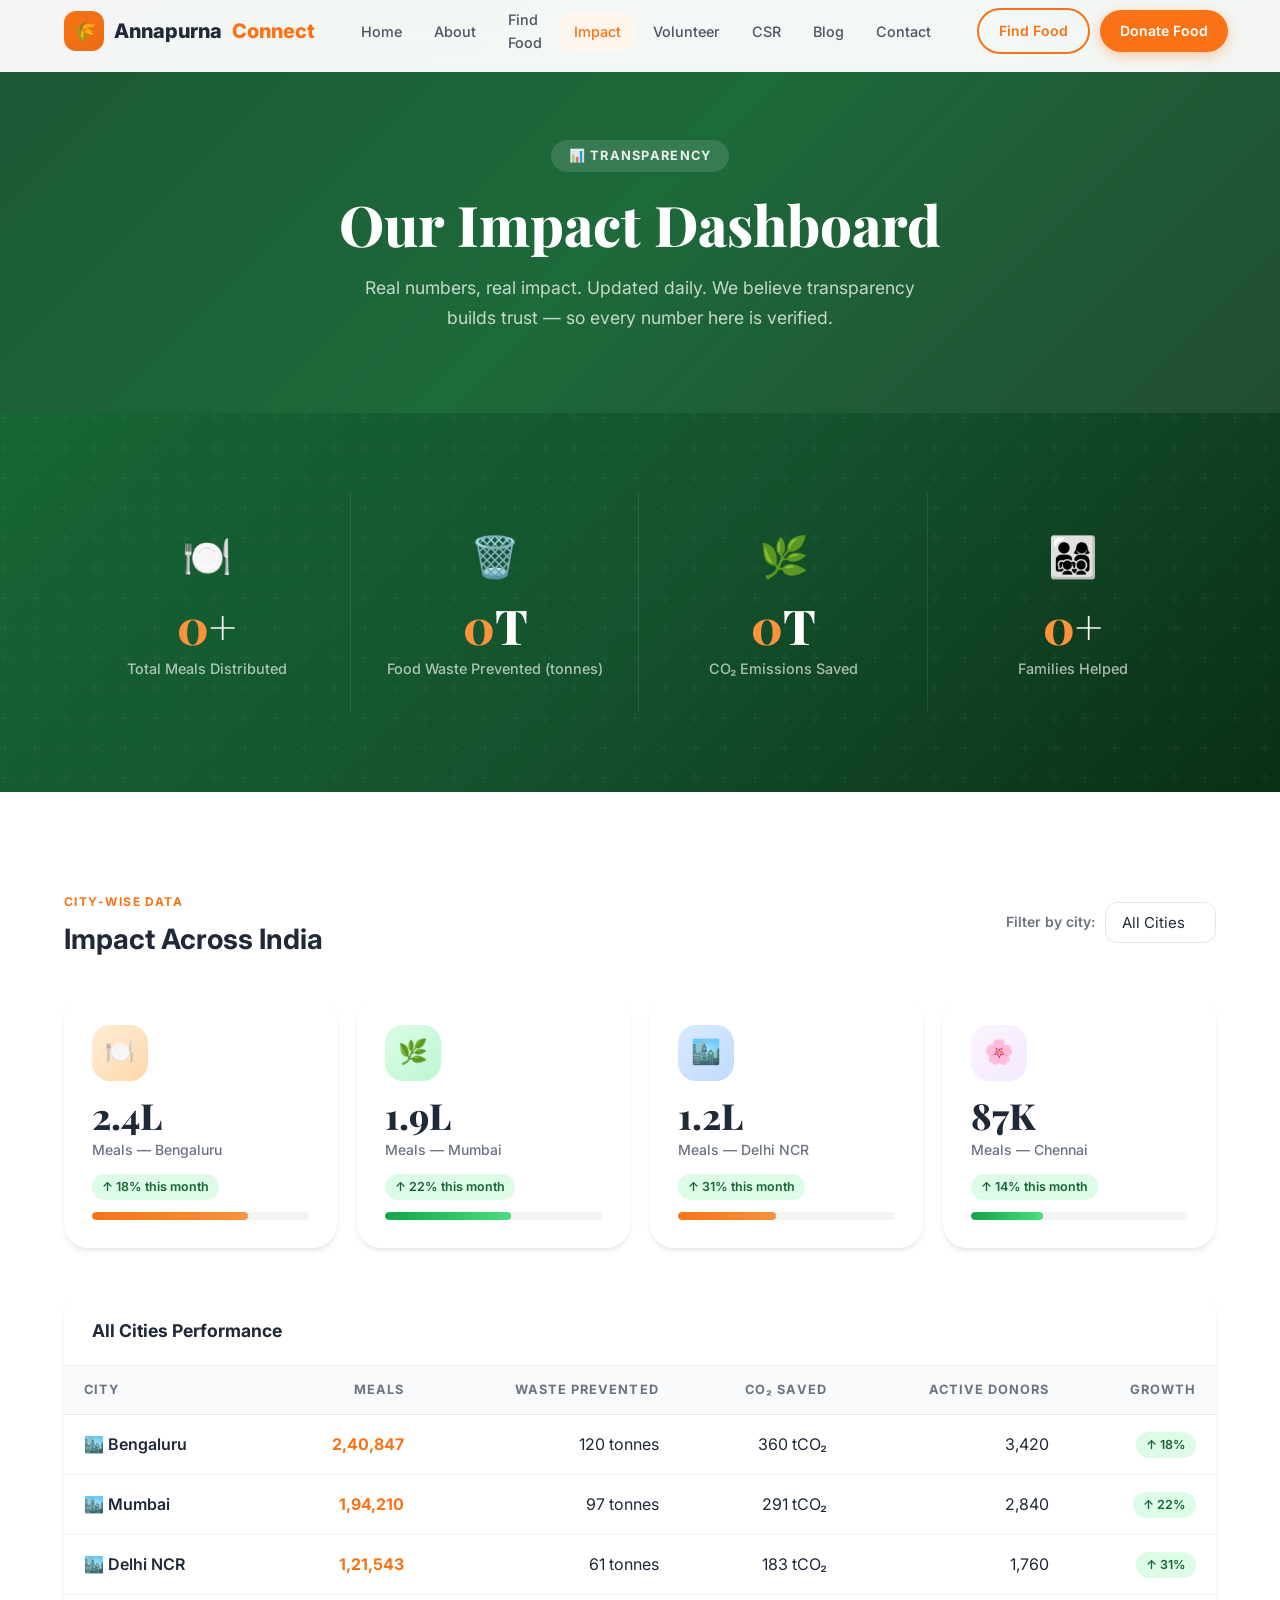
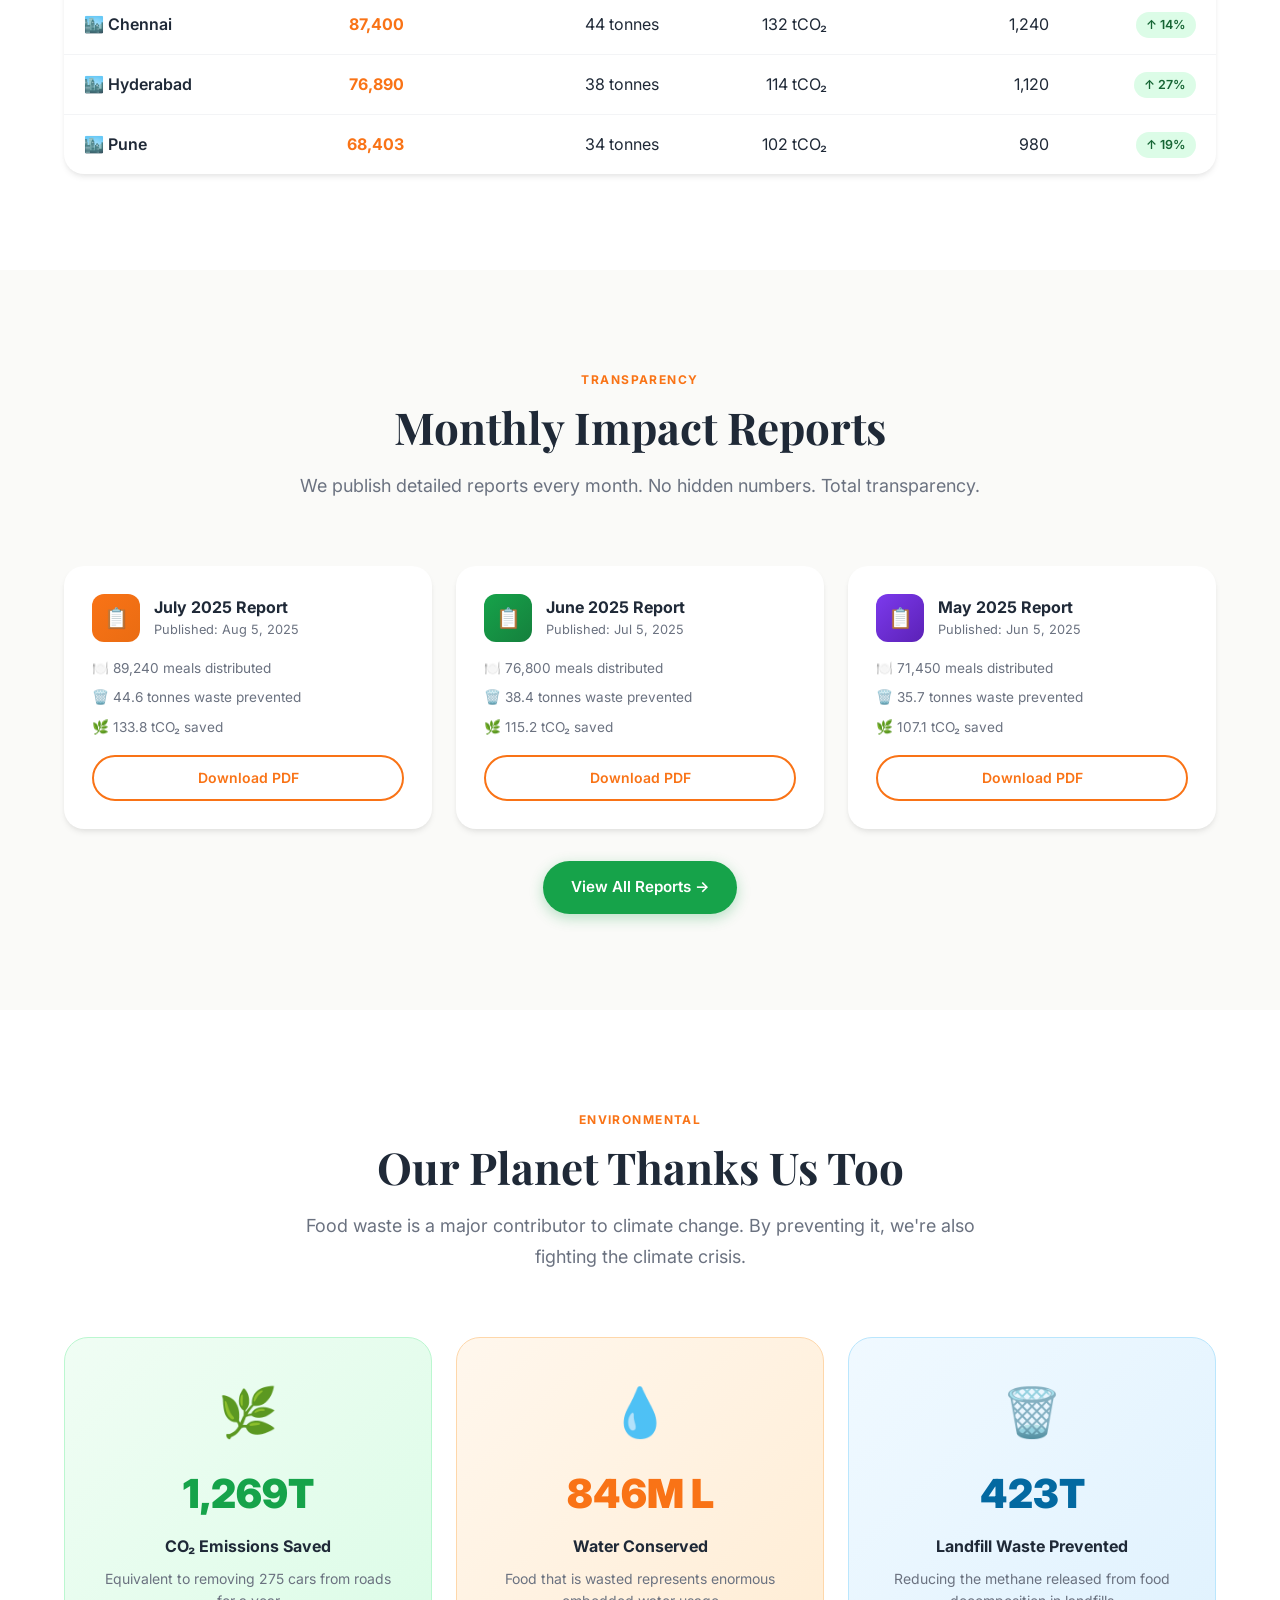
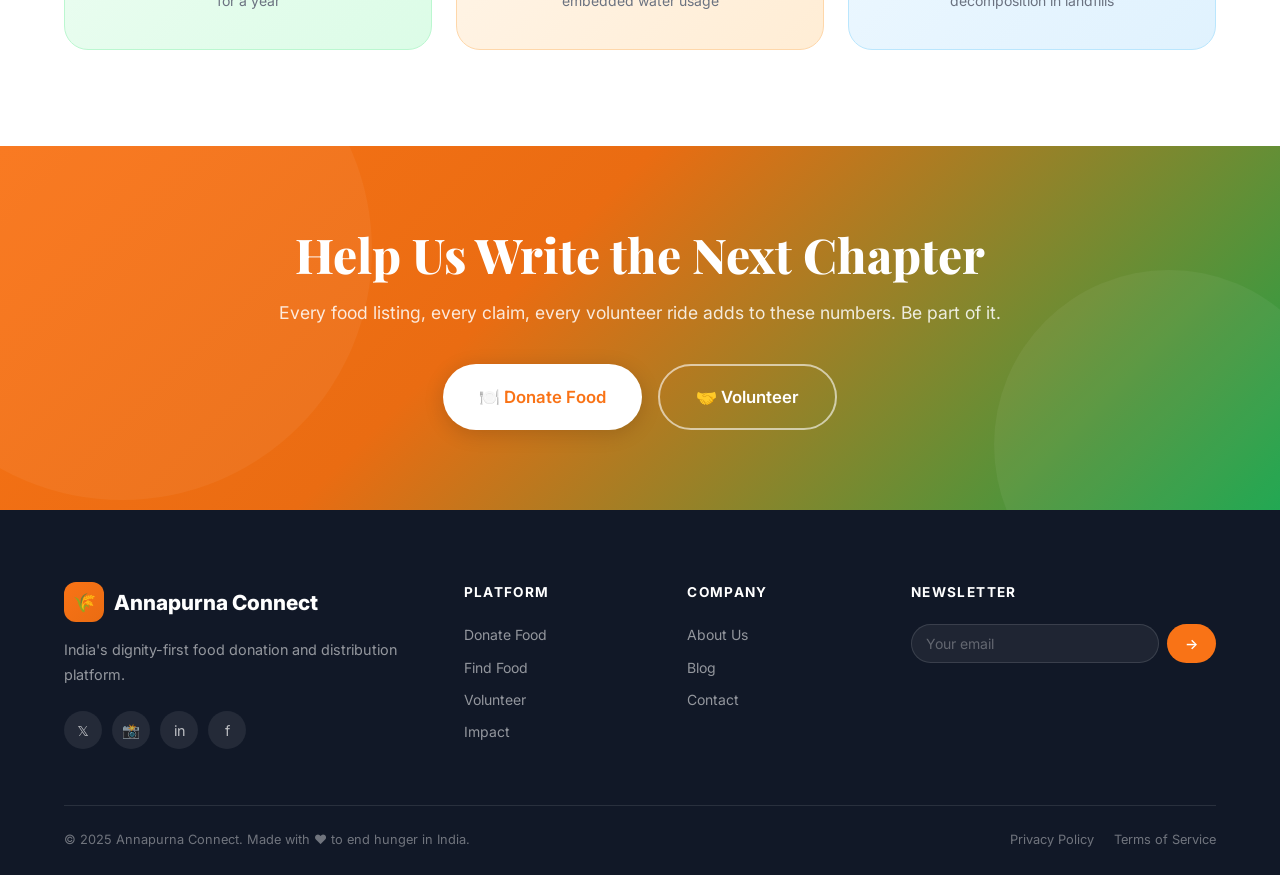
<file: impact.html>
<!DOCTYPE html>
<html lang="en">
<head>
  <meta charset="UTF-8" />
  <meta name="viewport" content="width=device-width, initial-scale=1.0" />
  <title>Impact Dashboard — Annapurna Connect</title>
  <meta name="description" content="Live impact metrics: meals distributed, food waste prevented, CO2 saved, city-wise stats, and monthly transparency reports from Annapurna Connect." />
  <link rel="stylesheet" href="style.css" />
  <link rel="icon" href="data:image/svg+xml,<svg xmlns='http://www.w3.org/2000/svg' viewBox='0 0 100 100'><text y='.9em' font-size='90'>🌾</text></svg>" />
</head>
<body>

<!-- NAV -->
<nav class="navbar" id="navbar">
  <div class="container">
    <div class="navbar-inner">
      <a href="index.html" class="navbar-logo">
        <div class="logo-icon">🌾</div>
        Annapurna <span>Connect</span>
      </a>
      <div class="navbar-nav">
        <a href="index.html"        class="nav-link">Home</a>
        <a href="about.html"        class="nav-link">About</a>
        <a href="find-food.html"    class="nav-link">Find Food</a>
        <a href="impact.html"       class="nav-link active">Impact</a>
        <a href="volunteer.html"    class="nav-link">Volunteer</a>
        <a href="corporate.html"    class="nav-link">CSR</a>
        <a href="blog.html"         class="nav-link">Blog</a>
        <a href="contact.html"      class="nav-link">Contact</a>
      </div>
      <div class="navbar-cta">
        <a href="find-food.html"   class="btn btn-outline btn-sm">Find Food</a>
        <a href="donate-food.html" class="btn btn-primary btn-sm">Donate Food</a>
      </div>
      <div class="hamburger" id="hamburger" role="button" aria-label="Toggle menu" tabindex="0">
        <span></span><span></span><span></span>
      </div>
    </div>
  </div>
</nav>
<div class="mobile-menu" id="mobileMenu">
  <a href="index.html"        class="mobile-nav-link">🏠 Home</a>
  <a href="about.html"        class="mobile-nav-link">ℹ️ About Us</a>
  <a href="find-food.html"    class="mobile-nav-link">🗺️ Find Food</a>
  <a href="impact.html"       class="mobile-nav-link">📊 Impact Dashboard</a>
  <a href="volunteer.html"    class="mobile-nav-link">🤝 Volunteer</a>
  <a href="corporate.html"    class="mobile-nav-link">🏢 CSR Partnerships</a>
  <a href="blog.html"         class="mobile-nav-link">📰 Blog</a>
  <a href="contact.html"      class="mobile-nav-link">📞 Contact</a>
  <div class="mobile-cta">
    <a href="find-food.html"   class="btn btn-outline">Find Food</a>
    <a href="donate-food.html" class="btn btn-primary">Donate Food</a>
  </div>
</div>

<!-- PAGE HERO -->
<section class="page-hero">
  <div class="container" style="position:relative;z-index:1;">
    <div class="page-hero-label">📊 Transparency</div>
    <h1>Our Impact Dashboard</h1>
    <p>Real numbers, real impact. Updated daily. We believe transparency builds trust — so every number here is verified.</p>
  </div>
</section>

<!-- LIVE COUNTERS -->
<section class="impact-counters" style="padding:80px 0;">
  <div class="container">
    <div class="counters-grid">
      <div class="counter-item">
        <div class="counter-icon">🍽️</div>
        <div class="counter-number"><span class="counter-val" data-target="847293">0</span>+</div>
        <div class="counter-label">Total Meals Distributed</div>
      </div>
      <div class="counter-item">
        <div class="counter-icon">🗑️</div>
        <div class="counter-number"><span class="counter-val" data-target="423">0</span>T</div>
        <div class="counter-label">Food Waste Prevented (tonnes)</div>
      </div>
      <div class="counter-item">
        <div class="counter-icon">🌿</div>
        <div class="counter-number"><span class="counter-val" data-target="1269">0</span>T</div>
        <div class="counter-label">CO₂ Emissions Saved</div>
      </div>
      <div class="counter-item">
        <div class="counter-icon">👨‍👩‍👧‍👦</div>
        <div class="counter-number"><span class="counter-val" data-target="94000">0</span>+</div>
        <div class="counter-label">Families Helped</div>
      </div>
    </div>
  </div>
</section>

<!-- CITY STATS -->
<section class="section">
  <div class="container">
    <div style="display:flex;align-items:center;justify-content:space-between;margin-bottom:40px;flex-wrap:wrap;gap:16px;">
      <div>
        <div class="label">City-Wise Data</div>
        <h2 class="heading-md">Impact Across India</h2>
      </div>
      <div style="display:flex;align-items:center;gap:10px;">
        <label style="font-size:.875rem;font-weight:600;color:var(--text-secondary);">Filter by city:</label>
        <select class="form-select" style="width:auto;padding:10px 16px;" id="citySelect">
          <option>All Cities</option>
          <option>Bengaluru</option>
          <option>Mumbai</option>
          <option>Delhi NCR</option>
          <option>Chennai</option>
          <option>Hyderabad</option>
          <option>Pune</option>
          <option>Kolkata</option>
        </select>
      </div>
    </div>

    <div class="grid grid-4" style="gap:20px;margin-bottom:48px;">
      <div class="stat-card">
        <div class="stat-icon-wrap" style="background:linear-gradient(135deg,var(--orange-100),var(--orange-200));">🍽️</div>
        <div class="stat-value">2.4L</div>
        <div class="stat-label">Meals — Bengaluru</div>
        <span class="stat-trend trend-up">↑ 18% this month</span>
        <div class="progress-bar" style="margin-top:12px;"><div class="progress-fill" style="width:72%;" data-width="72"></div></div>
      </div>
      <div class="stat-card">
        <div class="stat-icon-wrap" style="background:linear-gradient(135deg,var(--green-100),var(--green-200));">🌿</div>
        <div class="stat-value">1.9L</div>
        <div class="stat-label">Meals — Mumbai</div>
        <span class="stat-trend trend-up">↑ 22% this month</span>
        <div class="progress-bar" style="margin-top:12px;"><div class="progress-fill green" style="width:58%;" data-width="58"></div></div>
      </div>
      <div class="stat-card">
        <div class="stat-icon-wrap" style="background:linear-gradient(135deg,#dbeafe,#bfdbfe);">🏙️</div>
        <div class="stat-value">1.2L</div>
        <div class="stat-label">Meals — Delhi NCR</div>
        <span class="stat-trend trend-up">↑ 31% this month</span>
        <div class="progress-bar" style="margin-top:12px;"><div class="progress-fill" style="width:45%;" data-width="45"></div></div>
      </div>
      <div class="stat-card">
        <div class="stat-icon-wrap" style="background:linear-gradient(135deg,#fdf4ff,#f3e8ff);">🌸</div>
        <div class="stat-value">87K</div>
        <div class="stat-label">Meals — Chennai</div>
        <span class="stat-trend trend-up">↑ 14% this month</span>
        <div class="progress-bar" style="margin-top:12px;"><div class="progress-fill green" style="width:33%;" data-width="33"></div></div>
      </div>
    </div>

    <!-- City Detail Table -->
    <div class="card" style="border-radius:20px;overflow:hidden;">
      <div style="padding:24px 28px;border-bottom:1px solid var(--gray-100);">
        <h3 style="font-size:1.1rem;font-weight:700;">All Cities Performance</h3>
      </div>
      <div style="overflow-x:auto;">
        <table style="width:100%;border-collapse:collapse;">
          <thead>
            <tr style="background:var(--gray-50);">
              <th style="padding:14px 20px;text-align:left;font-size:.8rem;font-weight:700;color:var(--text-secondary);letter-spacing:.08em;text-transform:uppercase;border-bottom:1px solid var(--gray-200);">City</th>
              <th style="padding:14px 20px;text-align:right;font-size:.8rem;font-weight:700;color:var(--text-secondary);letter-spacing:.08em;text-transform:uppercase;border-bottom:1px solid var(--gray-200);">Meals</th>
              <th style="padding:14px 20px;text-align:right;font-size:.8rem;font-weight:700;color:var(--text-secondary);letter-spacing:.08em;text-transform:uppercase;border-bottom:1px solid var(--gray-200);">Waste Prevented</th>
              <th style="padding:14px 20px;text-align:right;font-size:.8rem;font-weight:700;color:var(--text-secondary);letter-spacing:.08em;text-transform:uppercase;border-bottom:1px solid var(--gray-200);">CO₂ Saved</th>
              <th style="padding:14px 20px;text-align:right;font-size:.8rem;font-weight:700;color:var(--text-secondary);letter-spacing:.08em;text-transform:uppercase;border-bottom:1px solid var(--gray-200);">Active Donors</th>
              <th style="padding:14px 20px;text-align:right;font-size:.8rem;font-weight:700;color:var(--text-secondary);letter-spacing:.08em;text-transform:uppercase;border-bottom:1px solid var(--gray-200);">Growth</th>
            </tr>
          </thead>
          <tbody>
            <tr style="border-bottom:1px solid var(--gray-100);">
              <td style="padding:16px 20px;font-weight:600;">🏙️ Bengaluru</td>
              <td style="padding:16px 20px;text-align:right;font-weight:700;color:var(--primary);">2,40,847</td>
              <td style="padding:16px 20px;text-align:right;">120 tonnes</td>
              <td style="padding:16px 20px;text-align:right;">360 tCO₂</td>
              <td style="padding:16px 20px;text-align:right;">3,420</td>
              <td style="padding:16px 20px;text-align:right;"><span class="stat-trend trend-up" style="font-size:.78rem;">↑ 18%</span></td>
            </tr>
            <tr style="border-bottom:1px solid var(--gray-100);">
              <td style="padding:16px 20px;font-weight:600;">🏙️ Mumbai</td>
              <td style="padding:16px 20px;text-align:right;font-weight:700;color:var(--primary);">1,94,210</td>
              <td style="padding:16px 20px;text-align:right;">97 tonnes</td>
              <td style="padding:16px 20px;text-align:right;">291 tCO₂</td>
              <td style="padding:16px 20px;text-align:right;">2,840</td>
              <td style="padding:16px 20px;text-align:right;"><span class="stat-trend trend-up" style="font-size:.78rem;">↑ 22%</span></td>
            </tr>
            <tr style="border-bottom:1px solid var(--gray-100);">
              <td style="padding:16px 20px;font-weight:600;">🏙️ Delhi NCR</td>
              <td style="padding:16px 20px;text-align:right;font-weight:700;color:var(--primary);">1,21,543</td>
              <td style="padding:16px 20px;text-align:right;">61 tonnes</td>
              <td style="padding:16px 20px;text-align:right;">183 tCO₂</td>
              <td style="padding:16px 20px;text-align:right;">1,760</td>
              <td style="padding:16px 20px;text-align:right;"><span class="stat-trend trend-up" style="font-size:.78rem;">↑ 31%</span></td>
            </tr>
            <tr style="border-bottom:1px solid var(--gray-100);">
              <td style="padding:16px 20px;font-weight:600;">🏙️ Chennai</td>
              <td style="padding:16px 20px;text-align:right;font-weight:700;color:var(--primary);">87,400</td>
              <td style="padding:16px 20px;text-align:right;">44 tonnes</td>
              <td style="padding:16px 20px;text-align:right;">132 tCO₂</td>
              <td style="padding:16px 20px;text-align:right;">1,240</td>
              <td style="padding:16px 20px;text-align:right;"><span class="stat-trend trend-up" style="font-size:.78rem;">↑ 14%</span></td>
            </tr>
            <tr style="border-bottom:1px solid var(--gray-100);">
              <td style="padding:16px 20px;font-weight:600;">🏙️ Hyderabad</td>
              <td style="padding:16px 20px;text-align:right;font-weight:700;color:var(--primary);">76,890</td>
              <td style="padding:16px 20px;text-align:right;">38 tonnes</td>
              <td style="padding:16px 20px;text-align:right;">114 tCO₂</td>
              <td style="padding:16px 20px;text-align:right;">1,120</td>
              <td style="padding:16px 20px;text-align:right;"><span class="stat-trend trend-up" style="font-size:.78rem;">↑ 27%</span></td>
            </tr>
            <tr>
              <td style="padding:16px 20px;font-weight:600;">🏙️ Pune</td>
              <td style="padding:16px 20px;text-align:right;font-weight:700;color:var(--primary);">68,403</td>
              <td style="padding:16px 20px;text-align:right;">34 tonnes</td>
              <td style="padding:16px 20px;text-align:right;">102 tCO₂</td>
              <td style="padding:16px 20px;text-align:right;">980</td>
              <td style="padding:16px 20px;text-align:right;"><span class="stat-trend trend-up" style="font-size:.78rem;">↑ 19%</span></td>
            </tr>
          </tbody>
        </table>
      </div>
    </div>
  </div>
</section>

<!-- MONTHLY REPORTS -->
<section class="section" style="background:var(--bg-light);">
  <div class="container">
    <div class="section-header">
      <div class="label">Transparency</div>
      <h2 class="heading-lg">Monthly Impact Reports</h2>
      <p class="body-lg">We publish detailed reports every month. No hidden numbers. Total transparency.</p>
    </div>
    <div class="grid grid-3" style="gap:24px;">
      <div class="card" style="border-radius:20px;">
        <div class="card-body">
          <div style="display:flex;align-items:center;gap:14px;margin-bottom:16px;">
            <div style="width:48px;height:48px;background:linear-gradient(135deg,var(--primary),var(--orange-600));border-radius:12px;display:flex;align-items:center;justify-content:center;font-size:1.25rem;">📋</div>
            <div>
              <div style="font-weight:700;">July 2025 Report</div>
              <div style="font-size:.8rem;color:var(--text-secondary);">Published: Aug 5, 2025</div>
            </div>
          </div>
          <div style="display:flex;flex-direction:column;gap:8px;margin-bottom:16px;">
            <div style="font-size:.85rem;color:var(--text-secondary);">🍽️ 89,240 meals distributed</div>
            <div style="font-size:.85rem;color:var(--text-secondary);">🗑️ 44.6 tonnes waste prevented</div>
            <div style="font-size:.85rem;color:var(--text-secondary);">🌿 133.8 tCO₂ saved</div>
          </div>
          <a href="#" class="btn btn-outline btn-sm" style="width:100%;justify-content:center;" onclick="showToast('📄 Report downloading...','success');return false;">Download PDF</a>
        </div>
      </div>
      <div class="card" style="border-radius:20px;">
        <div class="card-body">
          <div style="display:flex;align-items:center;gap:14px;margin-bottom:16px;">
            <div style="width:48px;height:48px;background:linear-gradient(135deg,var(--secondary),var(--green-700));border-radius:12px;display:flex;align-items:center;justify-content:center;font-size:1.25rem;">📋</div>
            <div>
              <div style="font-weight:700;">June 2025 Report</div>
              <div style="font-size:.8rem;color:var(--text-secondary);">Published: Jul 5, 2025</div>
            </div>
          </div>
          <div style="display:flex;flex-direction:column;gap:8px;margin-bottom:16px;">
            <div style="font-size:.85rem;color:var(--text-secondary);">🍽️ 76,800 meals distributed</div>
            <div style="font-size:.85rem;color:var(--text-secondary);">🗑️ 38.4 tonnes waste prevented</div>
            <div style="font-size:.85rem;color:var(--text-secondary);">🌿 115.2 tCO₂ saved</div>
          </div>
          <a href="#" class="btn btn-outline btn-sm" style="width:100%;justify-content:center;" onclick="showToast('📄 Report downloading...','success');return false;">Download PDF</a>
        </div>
      </div>
      <div class="card" style="border-radius:20px;">
        <div class="card-body">
          <div style="display:flex;align-items:center;gap:14px;margin-bottom:16px;">
            <div style="width:48px;height:48px;background:linear-gradient(135deg,#7c3aed,#5b21b6);border-radius:12px;display:flex;align-items:center;justify-content:center;font-size:1.25rem;">📋</div>
            <div>
              <div style="font-weight:700;">May 2025 Report</div>
              <div style="font-size:.8rem;color:var(--text-secondary);">Published: Jun 5, 2025</div>
            </div>
          </div>
          <div style="display:flex;flex-direction:column;gap:8px;margin-bottom:16px;">
            <div style="font-size:.85rem;color:var(--text-secondary);">🍽️ 71,450 meals distributed</div>
            <div style="font-size:.85rem;color:var(--text-secondary);">🗑️ 35.7 tonnes waste prevented</div>
            <div style="font-size:.85rem;color:var(--text-secondary);">🌿 107.1 tCO₂ saved</div>
          </div>
          <a href="#" class="btn btn-outline btn-sm" style="width:100%;justify-content:center;" onclick="showToast('📄 Report downloading...','success');return false;">Download PDF</a>
        </div>
      </div>
    </div>
    <div style="text-align:center;margin-top:32px;">
      <a href="#" class="btn btn-secondary" onclick="showToast('📂 Loading all reports archive...','success');return false;">View All Reports →</a>
    </div>
  </div>
</section>

<!-- ENV IMPACT -->
<section class="section">
  <div class="container">
    <div class="section-header">
      <div class="label">Environmental</div>
      <h2 class="heading-lg">Our Planet Thanks Us Too</h2>
      <p class="body-lg">Food waste is a major contributor to climate change. By preventing it, we're also fighting the climate crisis.</p>
    </div>
    <div class="grid grid-3" style="gap:24px;">
      <div style="background:linear-gradient(135deg,var(--green-50),var(--green-100));border-radius:24px;padding:36px;text-align:center;border:1px solid var(--green-200);">
        <div style="font-size:3rem;margin-bottom:12px;">🌿</div>
        <div style="font-size:2.5rem;font-weight:900;color:var(--secondary);margin-bottom:8px;">1,269T</div>
        <div style="font-weight:700;margin-bottom:8px;">CO₂ Emissions Saved</div>
        <div style="font-size:.875rem;color:var(--text-secondary);">Equivalent to removing 275 cars from roads for a year</div>
      </div>
      <div style="background:linear-gradient(135deg,var(--orange-50),var(--orange-100));border-radius:24px;padding:36px;text-align:center;border:1px solid var(--orange-200);">
        <div style="font-size:3rem;margin-bottom:12px;">💧</div>
        <div style="font-size:2.5rem;font-weight:900;color:var(--primary);margin-bottom:8px;">846M L</div>
        <div style="font-weight:700;margin-bottom:8px;">Water Conserved</div>
        <div style="font-size:.875rem;color:var(--text-secondary);">Food that is wasted represents enormous embedded water usage</div>
      </div>
      <div style="background:linear-gradient(135deg,#f0f9ff,#e0f2fe);border-radius:24px;padding:36px;text-align:center;border:1px solid #bae6fd;">
        <div style="font-size:3rem;margin-bottom:12px;">🗑️</div>
        <div style="font-size:2.5rem;font-weight:900;color:#0369a1;margin-bottom:8px;">423T</div>
        <div style="font-weight:700;margin-bottom:8px;">Landfill Waste Prevented</div>
        <div style="font-size:.875rem;color:var(--text-secondary);">Reducing the methane released from food decomposition in landfills</div>
      </div>
    </div>
  </div>
</section>

<!-- CTA -->
<section class="cta-banner">
  <div class="container">
    <h2>Help Us Write the Next Chapter</h2>
    <p>Every food listing, every claim, every volunteer ride adds to these numbers. Be part of it.</p>
    <div class="cta-actions">
      <a href="donate-food.html" class="btn btn-white btn-lg">🍽️ Donate Food</a>
      <a href="volunteer.html"   class="btn btn-outline-white btn-lg">🤝 Volunteer</a>
    </div>
  </div>
</section>

<!-- FOOTER -->
<footer class="footer">
  <div class="container">
    <div class="footer-grid">
      <div class="footer-brand">
        <div class="footer-logo"><div class="logo-icon">🌾</div> Annapurna Connect</div>
        <p class="footer-brand-text">India's dignity-first food donation and distribution platform.</p>
        <div class="footer-social">
          <a href="#" class="footer-social-link">𝕏</a>
          <a href="#" class="footer-social-link">📸</a>
          <a href="#" class="footer-social-link">in</a>
          <a href="#" class="footer-social-link">f</a>
        </div>
      </div>
      <div class="footer-col">
        <h4>Platform</h4>
        <div class="footer-links">
          <a href="donate-food.html" class="footer-link">Donate Food</a>
          <a href="find-food.html"   class="footer-link">Find Food</a>
          <a href="volunteer.html"   class="footer-link">Volunteer</a>
          <a href="impact.html"      class="footer-link">Impact</a>
        </div>
      </div>
      <div class="footer-col">
        <h4>Company</h4>
        <div class="footer-links">
          <a href="about.html"    class="footer-link">About Us</a>
          <a href="blog.html"     class="footer-link">Blog</a>
          <a href="contact.html"  class="footer-link">Contact</a>
        </div>
      </div>
      <div class="footer-col">
        <h4>Newsletter</h4>
        <div class="newsletter-form">
          <input type="email" class="newsletter-input" placeholder="Your email" id="newsletterEmail" />
          <button class="newsletter-btn" onclick="subscribeNewsletter()">→</button>
        </div>
      </div>
    </div>
    <div class="footer-bottom">
      <p>© 2025 Annapurna Connect. Made with ❤️ to end hunger in India.</p>
      <div class="footer-bottom-links">
        <a href="#" class="footer-bottom-link">Privacy Policy</a>
        <a href="#" class="footer-bottom-link">Terms of Service</a>
      </div>
    </div>
  </div>
</footer>
<script src="script.js"></script>
</body>
</html>
</file>
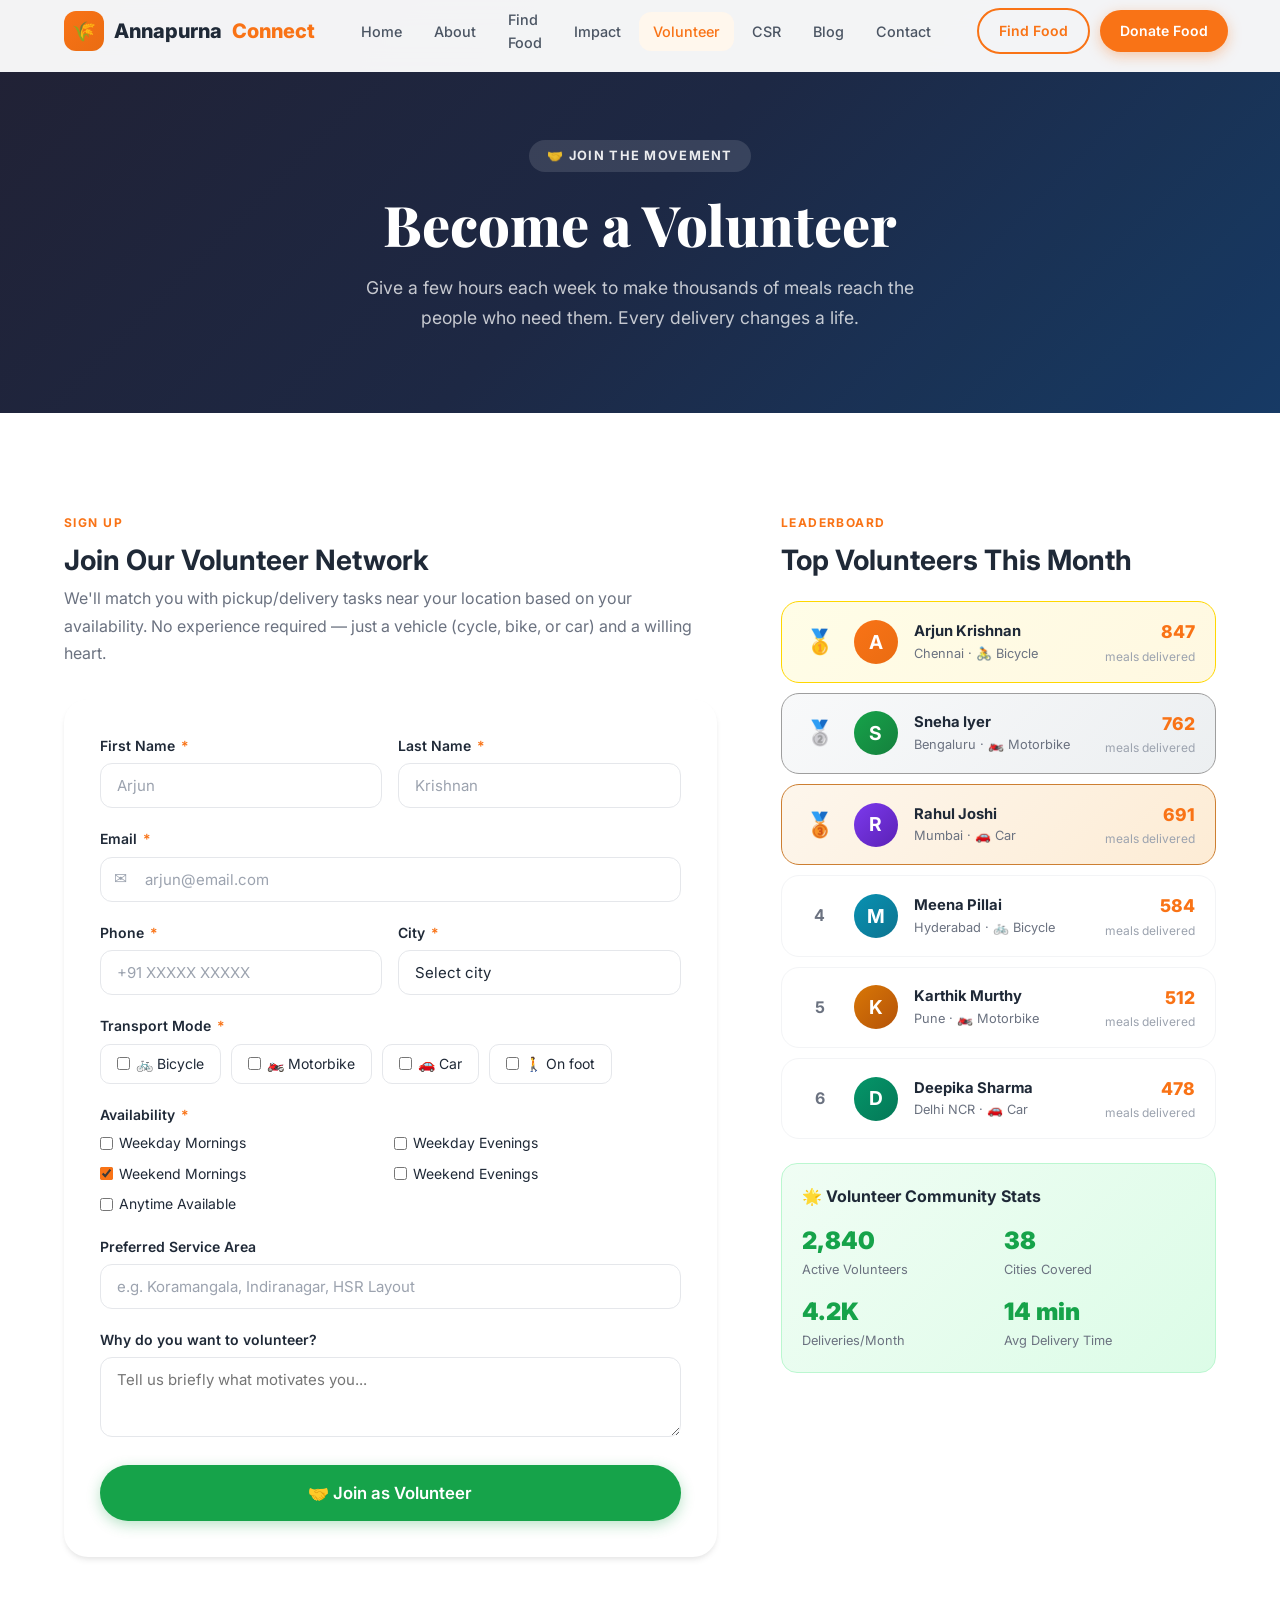
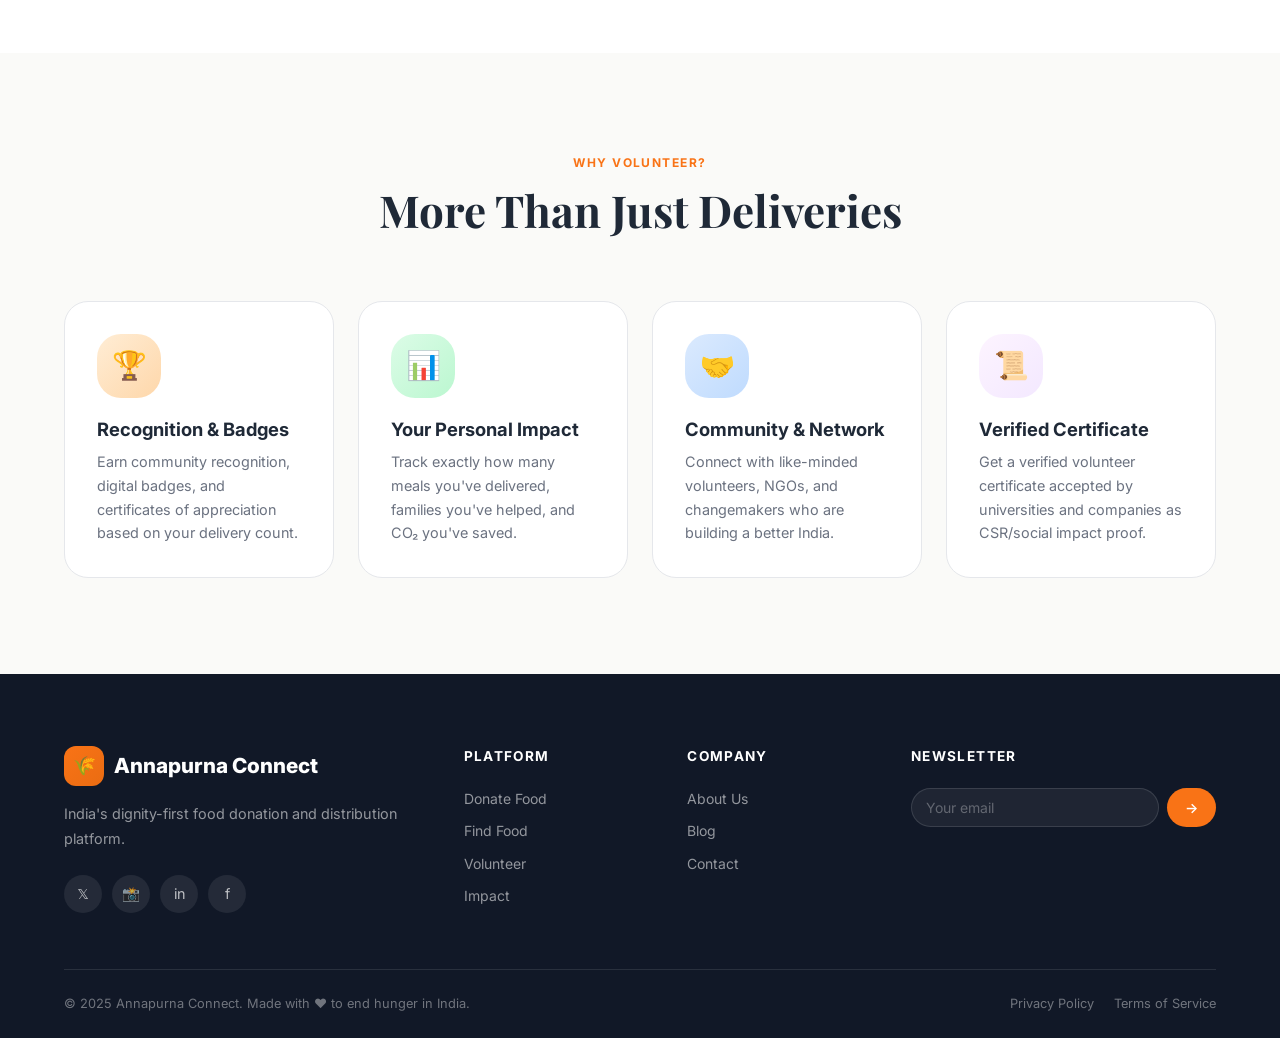
<file: volunteer.html>
<!DOCTYPE html>
<html lang="en">
<head>
  <meta charset="UTF-8" />
  <meta name="viewport" content="width=device-width, initial-scale=1.0" />
  <title>Volunteer — Annapurna Connect</title>
  <meta name="description" content="Join our volunteer network for food pickup and delivery. Sign up, track your impact, and climb the volunteer leaderboard." />
  <link rel="stylesheet" href="style.css" />
  <link rel="icon" href="data:image/svg+xml,<svg xmlns='http://www.w3.org/2000/svg' viewBox='0 0 100 100'><text y='.9em' font-size='90'>🌾</text></svg>" />
</head>
<body>

<!-- NAV -->
<nav class="navbar" id="navbar">
  <div class="container">
    <div class="navbar-inner">
      <a href="index.html" class="navbar-logo">
        <div class="logo-icon">🌾</div>
        Annapurna <span>Connect</span>
      </a>
      <div class="navbar-nav">
        <a href="index.html"        class="nav-link">Home</a>
        <a href="about.html"        class="nav-link">About</a>
        <a href="find-food.html"    class="nav-link">Find Food</a>
        <a href="impact.html"       class="nav-link">Impact</a>
        <a href="volunteer.html"    class="nav-link active">Volunteer</a>
        <a href="corporate.html"    class="nav-link">CSR</a>
        <a href="blog.html"         class="nav-link">Blog</a>
        <a href="contact.html"      class="nav-link">Contact</a>
      </div>
      <div class="navbar-cta">
        <a href="find-food.html"   class="btn btn-outline btn-sm">Find Food</a>
        <a href="donate-food.html" class="btn btn-primary btn-sm">Donate Food</a>
      </div>
      <div class="hamburger" id="hamburger" role="button" aria-label="Toggle menu" tabindex="0">
        <span></span><span></span><span></span>
      </div>
    </div>
  </div>
</nav>
<div class="mobile-menu" id="mobileMenu">
  <a href="index.html"        class="mobile-nav-link">🏠 Home</a>
  <a href="about.html"        class="mobile-nav-link">ℹ️ About Us</a>
  <a href="find-food.html"    class="mobile-nav-link">🗺️ Find Food</a>
  <a href="impact.html"       class="mobile-nav-link">📊 Impact Dashboard</a>
  <a href="volunteer.html"    class="mobile-nav-link">🤝 Volunteer</a>
  <a href="corporate.html"    class="mobile-nav-link">🏢 CSR Partnerships</a>
  <a href="blog.html"         class="mobile-nav-link">📰 Blog</a>
  <a href="contact.html"      class="mobile-nav-link">📞 Contact</a>
  <div class="mobile-cta">
    <a href="find-food.html"   class="btn btn-outline">Find Food</a>
    <a href="donate-food.html" class="btn btn-primary">Donate Food</a>
  </div>
</div>

<!-- PAGE HERO -->
<section class="page-hero" style="background:linear-gradient(135deg,#1a1a2e 0%,#16213e 50%,#0f3460 100%);">
  <div class="container" style="position:relative;z-index:1;">
    <div class="page-hero-label">🤝 Join the Movement</div>
    <h1>Become a Volunteer</h1>
    <p>Give a few hours each week to make thousands of meals reach the people who need them. Every delivery changes a life.</p>
  </div>
</section>

<!-- VOLUNTEER SIGNUP + LEADERBOARD -->
<section class="section">
  <div class="container">
    <div style="display:grid;grid-template-columns:1.5fr 1fr;gap:64px;align-items:start;">

      <!-- SIGNUP FORM -->
      <div>
        <div class="label">Sign Up</div>
        <h2 class="heading-md" style="margin-bottom:8px;">Join Our Volunteer Network</h2>
        <p class="body-md" style="margin-bottom:32px;">
          We'll match you with pickup/delivery tasks near your location based on your availability. 
          No experience required — just a vehicle (cycle, bike, or car) and a willing heart.
        </p>

        <div class="card" style="border-radius:24px;">
          <div class="card-body" style="padding:36px;">
            <form id="volunteerForm">
              <div class="form-row">
                <div class="form-group">
                  <label class="form-label" for="volFirstName">First Name <span class="required">*</span></label>
                  <input type="text" class="form-input" id="volFirstName" placeholder="Arjun" required />
                </div>
                <div class="form-group">
                  <label class="form-label" for="volLastName">Last Name <span class="required">*</span></label>
                  <input type="text" class="form-input" id="volLastName" placeholder="Krishnan" required />
                </div>
              </div>
              <div class="form-group">
                <label class="form-label" for="volEmail">Email <span class="required">*</span></label>
                <div class="input-with-icon">
                  <span class="input-icon">✉️</span>
                  <input type="email" class="form-input" id="volEmail" placeholder="arjun@email.com" required />
                </div>
              </div>
              <div class="form-row">
                <div class="form-group">
                  <label class="form-label" for="volPhone">Phone <span class="required">*</span></label>
                  <input type="tel" class="form-input" id="volPhone" placeholder="+91 XXXXX XXXXX" required />
                </div>
                <div class="form-group">
                  <label class="form-label" for="volCity">City <span class="required">*</span></label>
                  <select class="form-select" id="volCity" required>
                    <option value="">Select city</option>
                    <option>Bengaluru</option>
                    <option>Mumbai</option>
                    <option>Delhi NCR</option>
                    <option>Chennai</option>
                    <option>Hyderabad</option>
                    <option>Pune</option>
                    <option>Kolkata</option>
                    <option>Other</option>
                  </select>
                </div>
              </div>
              <div class="form-group">
                <label class="form-label">Transport Mode <span class="required">*</span></label>
                <div style="display:flex;gap:10px;flex-wrap:wrap;margin-top:4px;">
                  <label style="display:flex;align-items:center;gap:6px;padding:8px 16px;border:1.5px solid var(--gray-200);border-radius:10px;cursor:pointer;font-size:.875rem;">
                    <input type="checkbox" name="transport" value="cycle" style="accent-color:var(--primary);" /> 🚲 Bicycle
                  </label>
                  <label style="display:flex;align-items:center;gap:6px;padding:8px 16px;border:1.5px solid var(--gray-200);border-radius:10px;cursor:pointer;font-size:.875rem;">
                    <input type="checkbox" name="transport" value="bike" style="accent-color:var(--primary);" /> 🏍️ Motorbike
                  </label>
                  <label style="display:flex;align-items:center;gap:6px;padding:8px 16px;border:1.5px solid var(--gray-200);border-radius:10px;cursor:pointer;font-size:.875rem;">
                    <input type="checkbox" name="transport" value="car" style="accent-color:var(--primary);" /> 🚗 Car
                  </label>
                  <label style="display:flex;align-items:center;gap:6px;padding:8px 16px;border:1.5px solid var(--gray-200);border-radius:10px;cursor:pointer;font-size:.875rem;">
                    <input type="checkbox" name="transport" value="walk" style="accent-color:var(--primary);" /> 🚶 On foot
                  </label>
                </div>
              </div>
              <div class="form-group">
                <label class="form-label">Availability <span class="required">*</span></label>
                <div style="display:grid;grid-template-columns:1fr 1fr;gap:8px;margin-top:4px;">
                  <label style="display:flex;align-items:center;gap:6px;font-size:.875rem;">
                    <input type="checkbox" style="accent-color:var(--primary);" /> Weekday Mornings
                  </label>
                  <label style="display:flex;align-items:center;gap:6px;font-size:.875rem;">
                    <input type="checkbox" style="accent-color:var(--primary);" /> Weekday Evenings
                  </label>
                  <label style="display:flex;align-items:center;gap:6px;font-size:.875rem;">
                    <input type="checkbox" checked style="accent-color:var(--primary);" /> Weekend Mornings
                  </label>
                  <label style="display:flex;align-items:center;gap:6px;font-size:.875rem;">
                    <input type="checkbox" style="accent-color:var(--primary);" /> Weekend Evenings
                  </label>
                  <label style="display:flex;align-items:center;gap:6px;font-size:.875rem;">
                    <input type="checkbox" style="accent-color:var(--primary);" /> Anytime Available
                  </label>
                </div>
              </div>
              <div class="form-group">
                <label class="form-label" for="volArea">Preferred Service Area</label>
                <input type="text" class="form-input" id="volArea" placeholder="e.g. Koramangala, Indiranagar, HSR Layout" />
              </div>
              <div class="form-group">
                <label class="form-label" for="volMotivation">Why do you want to volunteer?</label>
                <textarea class="form-textarea" id="volMotivation" placeholder="Tell us briefly what motivates you..." style="min-height:80px;"></textarea>
              </div>
              <button type="submit" class="btn btn-secondary btn-lg" style="width:100%;justify-content:center;">
                🤝 Join as Volunteer
              </button>
            </form>
          </div>
        </div>
      </div>

      <!-- LEADERBOARD -->
      <div>
        <div class="label">Leaderboard</div>
        <h2 class="heading-md" style="margin-bottom:24px;">Top Volunteers This Month</h2>

        <div class="leaderboard-row top-1">
          <div class="lb-rank">🥇</div>
          <div class="lb-avatar" style="background:linear-gradient(135deg,var(--primary),var(--orange-600));">A</div>
          <div class="lb-info">
            <div class="lb-name">Arjun Krishnan</div>
            <div class="lb-stat">Chennai · 🚴 Bicycle</div>
          </div>
          <div class="lb-score">
            <div class="lb-points">847</div>
            <div class="lb-unit">meals delivered</div>
          </div>
        </div>

        <div class="leaderboard-row top-2">
          <div class="lb-rank">🥈</div>
          <div class="lb-avatar" style="background:linear-gradient(135deg,var(--secondary),var(--green-700));">S</div>
          <div class="lb-info">
            <div class="lb-name">Sneha Iyer</div>
            <div class="lb-stat">Bengaluru · 🏍️ Motorbike</div>
          </div>
          <div class="lb-score">
            <div class="lb-points">762</div>
            <div class="lb-unit">meals delivered</div>
          </div>
        </div>

        <div class="leaderboard-row top-3">
          <div class="lb-rank">🥉</div>
          <div class="lb-avatar" style="background:linear-gradient(135deg,#7c3aed,#5b21b6);">R</div>
          <div class="lb-info">
            <div class="lb-name">Rahul Joshi</div>
            <div class="lb-stat">Mumbai · 🚗 Car</div>
          </div>
          <div class="lb-score">
            <div class="lb-points">691</div>
            <div class="lb-unit">meals delivered</div>
          </div>
        </div>

        <div class="leaderboard-row">
          <div class="lb-rank" style="font-size:1rem;font-weight:700;color:var(--text-secondary);">4</div>
          <div class="lb-avatar" style="background:linear-gradient(135deg,#0891b2,#0e7490);">M</div>
          <div class="lb-info">
            <div class="lb-name">Meena Pillai</div>
            <div class="lb-stat">Hyderabad · 🚲 Bicycle</div>
          </div>
          <div class="lb-score">
            <div class="lb-points">584</div>
            <div class="lb-unit">meals delivered</div>
          </div>
        </div>

        <div class="leaderboard-row">
          <div class="lb-rank" style="font-size:1rem;font-weight:700;color:var(--text-secondary);">5</div>
          <div class="lb-avatar" style="background:linear-gradient(135deg,#d97706,#b45309);">K</div>
          <div class="lb-info">
            <div class="lb-name">Karthik Murthy</div>
            <div class="lb-stat">Pune · 🏍️ Motorbike</div>
          </div>
          <div class="lb-score">
            <div class="lb-points">512</div>
            <div class="lb-unit">meals delivered</div>
          </div>
        </div>

        <div class="leaderboard-row">
          <div class="lb-rank" style="font-size:1rem;font-weight:700;color:var(--text-secondary);">6</div>
          <div class="lb-avatar" style="background:linear-gradient(135deg,#059669,#047857);">D</div>
          <div class="lb-info">
            <div class="lb-name">Deepika Sharma</div>
            <div class="lb-stat">Delhi NCR · 🚗 Car</div>
          </div>
          <div class="lb-score">
            <div class="lb-points">478</div>
            <div class="lb-unit">meals delivered</div>
          </div>
        </div>

        <!-- Stats Box -->
        <div style="background:linear-gradient(135deg,var(--green-50),var(--green-100));border-radius:16px;padding:20px;margin-top:24px;border:1px solid var(--green-200);">
          <h4 style="font-weight:700;margin-bottom:12px;">🌟 Volunteer Community Stats</h4>
          <div style="display:grid;grid-template-columns:1fr 1fr;gap:12px;">
            <div>
              <div style="font-size:1.5rem;font-weight:900;color:var(--secondary);">2,840</div>
              <div style="font-size:.8rem;color:var(--text-secondary);">Active Volunteers</div>
            </div>
            <div>
              <div style="font-size:1.5rem;font-weight:900;color:var(--secondary);">38</div>
              <div style="font-size:.8rem;color:var(--text-secondary);">Cities Covered</div>
            </div>
            <div>
              <div style="font-size:1.5rem;font-weight:900;color:var(--secondary);">4.2K</div>
              <div style="font-size:.8rem;color:var(--text-secondary);">Deliveries/Month</div>
            </div>
            <div>
              <div style="font-size:1.5rem;font-weight:900;color:var(--secondary);">14 min</div>
              <div style="font-size:.8rem;color:var(--text-secondary);">Avg Delivery Time</div>
            </div>
          </div>
        </div>
      </div>
    </div>
  </div>
</section>

<!-- VOLUNTEER BENEFITS -->
<section class="section" style="background:var(--bg-light);">
  <div class="container">
    <div class="section-header">
      <div class="label">Why Volunteer?</div>
      <h2 class="heading-lg">More Than Just Deliveries</h2>
    </div>
    <div class="grid grid-4" style="gap:24px;">
      <div class="value-card">
        <div class="value-icon" style="background:linear-gradient(135deg,var(--orange-100),var(--orange-200));">🏆</div>
        <h3>Recognition & Badges</h3>
        <p>Earn community recognition, digital badges, and certificates of appreciation based on your delivery count.</p>
      </div>
      <div class="value-card">
        <div class="value-icon" style="background:linear-gradient(135deg,var(--green-100),var(--green-200));">📊</div>
        <h3>Your Personal Impact</h3>
        <p>Track exactly how many meals you've delivered, families you've helped, and CO₂ you've saved.</p>
      </div>
      <div class="value-card">
        <div class="value-icon" style="background:linear-gradient(135deg,#dbeafe,#bfdbfe);">🤝</div>
        <h3>Community & Network</h3>
        <p>Connect with like-minded volunteers, NGOs, and changemakers who are building a better India.</p>
      </div>
      <div class="value-card">
        <div class="value-icon" style="background:linear-gradient(135deg,#fdf4ff,#f3e8ff);">📜</div>
        <h3>Verified Certificate</h3>
        <p>Get a verified volunteer certificate accepted by universities and companies as CSR/social impact proof.</p>
      </div>
    </div>
  </div>
</section>

<!-- FOOTER -->
<footer class="footer">
  <div class="container">
    <div class="footer-grid">
      <div class="footer-brand">
        <div class="footer-logo"><div class="logo-icon">🌾</div> Annapurna Connect</div>
        <p class="footer-brand-text">India's dignity-first food donation and distribution platform.</p>
        <div class="footer-social">
          <a href="#" class="footer-social-link">𝕏</a>
          <a href="#" class="footer-social-link">📸</a>
          <a href="#" class="footer-social-link">in</a>
          <a href="#" class="footer-social-link">f</a>
        </div>
      </div>
      <div class="footer-col">
        <h4>Platform</h4>
        <div class="footer-links">
          <a href="donate-food.html" class="footer-link">Donate Food</a>
          <a href="find-food.html"   class="footer-link">Find Food</a>
          <a href="volunteer.html"   class="footer-link">Volunteer</a>
          <a href="impact.html"      class="footer-link">Impact</a>
        </div>
      </div>
      <div class="footer-col">
        <h4>Company</h4>
        <div class="footer-links">
          <a href="about.html"    class="footer-link">About Us</a>
          <a href="blog.html"     class="footer-link">Blog</a>
          <a href="contact.html"  class="footer-link">Contact</a>
        </div>
      </div>
      <div class="footer-col">
        <h4>Newsletter</h4>
        <div class="newsletter-form">
          <input type="email" class="newsletter-input" placeholder="Your email" id="newsletterEmail" />
          <button class="newsletter-btn" onclick="subscribeNewsletter()">→</button>
        </div>
      </div>
    </div>
    <div class="footer-bottom">
      <p>© 2025 Annapurna Connect. Made with ❤️ to end hunger in India.</p>
      <div class="footer-bottom-links">
        <a href="#" class="footer-bottom-link">Privacy Policy</a>
        <a href="#" class="footer-bottom-link">Terms of Service</a>
      </div>
    </div>
  </div>
</footer>
<script src="script.js"></script>
<script>
  // Volunteer team image
  document.querySelector('.hero-visual img')?.setAttribute('src', 
    'C:\\Users\\vivek\\.gemini\\antigravity-ide\\brain\\8971b9e1-5c9a-45df-96c4-05e2bafbb724\\volunteer_team_1784960600299.png');
</script>
</body>
</html>
</file>
<file: style.css>
/* ============================================================
   ANNAPURNA CONNECT — DESIGN SYSTEM
   ============================================================ */

@import url('https://fonts.googleapis.com/css2?family=Inter:wght@300;400;500;600;700;800;900&family=Playfair+Display:wght@700;800&display=swap');

/* ── CSS Variables ─────────────────────────────────────────── */
:root {
  --orange-50:  #fff7ed;
  --orange-100: #ffedd5;
  --orange-200: #fed7aa;
  --orange-300: #fdba74;
  --orange-400: #fb923c;
  --orange-500: #f97316;
  --orange-600: #ea6c12;
  --orange-700: #c2570a;
  --orange-800: #9a3d06;

  --green-50:  #f0fdf4;
  --green-100: #dcfce7;
  --green-200: #bbf7d0;
  --green-400: #4ade80;
  --green-500: #22c55e;
  --green-600: #16a34a;
  --green-700: #15803d;
  --green-800: #166534;
  --green-900: #14532d;

  --gray-50:  #f9fafb;
  --gray-100: #f3f4f6;
  --gray-200: #e5e7eb;
  --gray-300: #d1d5db;
  --gray-400: #9ca3af;
  --gray-500: #6b7280;
  --gray-600: #4b5563;
  --gray-700: #374151;
  --gray-800: #1f2937;
  --gray-900: #111827;

  --primary:        #f97316;
  --primary-dark:   #ea6c12;
  --primary-light:  #fed7aa;
  --secondary:      #16a34a;
  --secondary-dark: #14532d;
  --secondary-light:#dcfce7;

  --text-primary:   #1f2937;
  --text-secondary: #6b7280;
  --text-light:     #9ca3af;
  --bg-white:       #ffffff;
  --bg-light:       #fafaf8;
  --bg-warm:        #fff7ed;

  --shadow-sm:  0 1px 2px rgba(0,0,0,.05);
  --shadow-md:  0 4px 6px -1px rgba(0,0,0,.08), 0 2px 4px -1px rgba(0,0,0,.04);
  --shadow-lg:  0 10px 15px -3px rgba(0,0,0,.08), 0 4px 6px -2px rgba(0,0,0,.04);
  --shadow-xl:  0 20px 25px -5px rgba(0,0,0,.08), 0 10px 10px -5px rgba(0,0,0,.03);
  --shadow-2xl: 0 25px 50px -12px rgba(0,0,0,.12);

  --radius-sm:  6px;
  --radius-md:  12px;
  --radius-lg:  18px;
  --radius-xl:  24px;
  --radius-full:9999px;

  --transition: all 0.3s cubic-bezier(0.4,0,0.2,1);
  --transition-fast: all 0.15s ease;

  --font-body:    'Inter', system-ui, sans-serif;
  --font-display: 'Playfair Display', Georgia, serif;

  --nav-height: 72px;
}

/* ── Reset ─────────────────────────────────────────────────── */
*, *::before, *::after { box-sizing: border-box; margin: 0; padding: 0; }
html { scroll-behavior: smooth; }
body {
  font-family: var(--font-body);
  color: var(--text-primary);
  background: var(--bg-white);
  line-height: 1.6;
  overflow-x: hidden;
}
img { display: block; max-width: 100%; }
a  { text-decoration: none; color: inherit; }
button { cursor: pointer; font-family: inherit; border: none; }
ul, ol { list-style: none; }
input, textarea, select { font-family: inherit; }

/* ── Utility ───────────────────────────────────────────────── */
.container {
  max-width: 1200px;
  margin: 0 auto;
  padding: 0 24px;
}
.container-wide {
  max-width: 1440px;
  margin: 0 auto;
  padding: 0 32px;
}
.section { padding: 96px 0; }
.section-sm { padding: 64px 0; }
.text-center { text-align: center; }
.text-left   { text-align: left; }
.hidden { display: none !important; }

/* ── Typography ────────────────────────────────────────────── */
.label {
  display: inline-block;
  font-size: 12px;
  font-weight: 700;
  letter-spacing: 0.12em;
  text-transform: uppercase;
  color: var(--primary);
  margin-bottom: 12px;
}
.label-green { color: var(--secondary); }

h1, h2, h3 { line-height: 1.2; }

.heading-xl {
  font-family: var(--font-display);
  font-size: clamp(2.5rem, 5vw, 3.75rem);
  font-weight: 800;
  color: var(--text-primary);
}
.heading-lg {
  font-family: var(--font-display);
  font-size: clamp(2rem, 3.5vw, 2.75rem);
  font-weight: 700;
  color: var(--text-primary);
}
.heading-md {
  font-size: clamp(1.4rem, 2.5vw, 1.75rem);
  font-weight: 700;
  color: var(--text-primary);
}
.body-lg {
  font-size: 1.125rem;
  line-height: 1.75;
  color: var(--text-secondary);
}
.body-md {
  font-size: 1rem;
  line-height: 1.7;
  color: var(--text-secondary);
}

/* ── Buttons ───────────────────────────────────────────────── */
.btn {
  display: inline-flex;
  align-items: center;
  gap: 8px;
  padding: 14px 28px;
  border-radius: var(--radius-full);
  font-size: 0.95rem;
  font-weight: 600;
  transition: var(--transition);
  white-space: nowrap;
}
.btn-primary {
  background: var(--primary);
  color: #fff;
  box-shadow: 0 4px 14px rgba(249,115,22,.35);
}
.btn-primary:hover {
  background: var(--primary-dark);
  box-shadow: 0 6px 20px rgba(249,115,22,.45);
  transform: translateY(-2px);
}
.btn-secondary {
  background: var(--secondary);
  color: #fff;
  box-shadow: 0 4px 14px rgba(22,163,74,.3);
}
.btn-secondary:hover {
  background: var(--green-700);
  box-shadow: 0 6px 20px rgba(22,163,74,.4);
  transform: translateY(-2px);
}
.btn-outline {
  background: transparent;
  color: var(--primary);
  border: 2px solid var(--primary);
}
.btn-outline:hover {
  background: var(--primary);
  color: #fff;
  transform: translateY(-2px);
}
.btn-outline-white {
  background: transparent;
  color: #fff;
  border: 2px solid rgba(255,255,255,.6);
}
.btn-outline-white:hover {
  background: rgba(255,255,255,.15);
  border-color: #fff;
}
.btn-lg { padding: 18px 36px; font-size: 1.05rem; }
.btn-sm { padding: 10px 20px; font-size: 0.875rem; }

/* ── Badges ────────────────────────────────────────────────── */
.badge {
  display: inline-flex;
  align-items: center;
  gap: 5px;
  padding: 4px 12px;
  border-radius: var(--radius-full);
  font-size: 0.75rem;
  font-weight: 600;
}
.badge-orange { background: var(--orange-100); color: var(--orange-700); }
.badge-green  { background: var(--green-100);  color: var(--green-800);  }
.badge-gray   { background: var(--gray-100);   color: var(--gray-700);   }
.badge-verified { background: var(--green-100); color: var(--green-800); }

/* ── Cards ─────────────────────────────────────────────────── */
.card {
  background: var(--bg-white);
  border-radius: var(--radius-xl);
  box-shadow: var(--shadow-md);
  overflow: hidden;
  transition: var(--transition);
}
.card:hover {
  box-shadow: var(--shadow-xl);
  transform: translateY(-4px);
}
.card-body { padding: 28px; }
.card-sm { border-radius: var(--radius-lg); }
.card-sm .card-body { padding: 20px; }

/* ── Section Headers ───────────────────────────────────────── */
.section-header {
  text-align: center;
  max-width: 680px;
  margin: 0 auto 64px;
}
.section-header .heading-lg { margin-bottom: 16px; }
.section-header .body-lg    { color: var(--text-secondary); }

/* ── Grid Utilities ────────────────────────────────────────── */
.grid { display: grid; gap: 24px; }
.grid-2 { grid-template-columns: repeat(2, 1fr); }
.grid-3 { grid-template-columns: repeat(3, 1fr); }
.grid-4 { grid-template-columns: repeat(4, 1fr); }
.flex { display: flex; }
.flex-center { display: flex; align-items: center; justify-content: center; }
.flex-between { display: flex; align-items: center; justify-content: space-between; }
.gap-4 { gap: 16px; }
.gap-6 { gap: 24px; }
.gap-8 { gap: 32px; }

/* ── Navigation ────────────────────────────────────────────── */
.navbar {
  position: fixed;
  top: 0; left: 0; right: 0;
  height: var(--nav-height);
  background: rgba(255,255,255,.95);
  backdrop-filter: blur(12px);
  -webkit-backdrop-filter: blur(12px);
  border-bottom: 1px solid var(--gray-100);
  z-index: 1000;
  transition: var(--transition);
}
.navbar.scrolled {
  box-shadow: var(--shadow-md);
}
.navbar-inner {
  height: 100%;
  display: flex;
  align-items: center;
  justify-content: space-between;
  gap: 32px;
}
.navbar-logo {
  display: flex;
  align-items: center;
  gap: 10px;
  font-weight: 800;
  font-size: 1.25rem;
  color: var(--text-primary);
  flex-shrink: 0;
}
.navbar-logo .logo-icon {
  width: 40px;
  height: 40px;
  background: linear-gradient(135deg, var(--primary), var(--orange-600));
  border-radius: var(--radius-md);
  display: flex;
  align-items: center;
  justify-content: center;
  font-size: 1.2rem;
}
.navbar-logo span { color: var(--primary); }
.navbar-nav {
  display: flex;
  align-items: center;
  gap: 4px;
}
.nav-link {
  padding: 8px 14px;
  border-radius: var(--radius-md);
  font-size: 0.9rem;
  font-weight: 500;
  color: var(--gray-600);
  transition: var(--transition-fast);
}
.nav-link:hover, .nav-link.active {
  color: var(--primary);
  background: var(--orange-50);
}
.navbar-cta {
  display: flex;
  align-items: center;
  gap: 10px;
  flex-shrink: 0;
}
.hamburger {
  display: none;
  flex-direction: column;
  gap: 5px;
  padding: 8px;
  cursor: pointer;
  border-radius: var(--radius-sm);
}
.hamburger span {
  display: block;
  width: 24px;
  height: 2px;
  background: var(--text-primary);
  border-radius: 2px;
  transition: var(--transition-fast);
}
.mobile-menu {
  display: none;
  position: fixed;
  top: var(--nav-height);
  left: 0; right: 0;
  background: var(--bg-white);
  border-bottom: 1px solid var(--gray-100);
  padding: 16px 24px 24px;
  z-index: 999;
  box-shadow: var(--shadow-lg);
}
.mobile-menu.open { display: block; }
.mobile-nav-link {
  display: block;
  padding: 12px 16px;
  border-radius: var(--radius-md);
  font-weight: 500;
  color: var(--gray-700);
  transition: var(--transition-fast);
  margin-bottom: 4px;
}
.mobile-nav-link:hover { background: var(--orange-50); color: var(--primary); }
.mobile-cta { display: flex; gap: 10px; margin-top: 16px; flex-wrap: wrap; }

/* ── Hero Section ──────────────────────────────────────────── */
.hero {
  min-height: 100vh;
  padding-top: var(--nav-height);
  position: relative;
  background: linear-gradient(160deg, #fff7ed 0%, #f0fdf4 60%, #fef9ef 100%);
  display: flex;
  align-items: center;
  overflow: hidden;
}
.hero::before {
  content: '';
  position: absolute;
  top: -20%;
  right: -10%;
  width: 600px;
  height: 600px;
  background: radial-gradient(circle, rgba(249,115,22,.08) 0%, transparent 70%);
  border-radius: 50%;
}
.hero::after {
  content: '';
  position: absolute;
  bottom: -10%;
  left: -5%;
  width: 400px;
  height: 400px;
  background: radial-gradient(circle, rgba(22,163,74,.06) 0%, transparent 70%);
  border-radius: 50%;
}
.hero-inner {
  display: grid;
  grid-template-columns: 1fr 1fr;
  gap: 64px;
  align-items: center;
  position: relative;
  z-index: 1;
  padding: 60px 0;
}
.hero-content {}
.hero-eyebrow {
  display: inline-flex;
  align-items: center;
  gap: 8px;
  background: var(--orange-100);
  color: var(--orange-700);
  padding: 6px 16px;
  border-radius: var(--radius-full);
  font-size: 0.8rem;
  font-weight: 700;
  letter-spacing: 0.08em;
  text-transform: uppercase;
  margin-bottom: 24px;
}
.hero-title {
  font-family: var(--font-display);
  font-size: clamp(2.75rem, 5.5vw, 4.25rem);
  font-weight: 800;
  line-height: 1.1;
  color: var(--text-primary);
  margin-bottom: 24px;
}
.hero-title .highlight {
  color: var(--primary);
  position: relative;
}
.hero-title .highlight::after {
  content: '';
  position: absolute;
  bottom: 2px;
  left: 0; right: 0;
  height: 4px;
  background: var(--primary-light);
  border-radius: 2px;
  z-index: -1;
}
.hero-subtitle {
  font-size: 1.15rem;
  line-height: 1.7;
  color: var(--text-secondary);
  margin-bottom: 36px;
  max-width: 480px;
}
.hero-actions {
  display: flex;
  gap: 14px;
  flex-wrap: wrap;
  margin-bottom: 48px;
}
.hero-trust {
  display: flex;
  align-items: center;
  gap: 20px;
  padding-top: 24px;
  border-top: 1px solid var(--gray-200);
}
.trust-item {
  display: flex;
  align-items: center;
  gap: 8px;
  font-size: 0.85rem;
  color: var(--text-secondary);
}
.trust-item .trust-icon {
  width: 28px;
  height: 28px;
  background: var(--green-100);
  border-radius: 50%;
  display: flex;
  align-items: center;
  justify-content: center;
  font-size: 0.9rem;
}
.hero-visual {
  position: relative;
}
.hero-image-wrap {
  position: relative;
  border-radius: var(--radius-xl);
  overflow: hidden;
  box-shadow: var(--shadow-2xl);
  aspect-ratio: 4/3;
}
.hero-image-wrap img {
  width: 100%;
  height: 100%;
  object-fit: cover;
}
.hero-card-float {
  position: absolute;
  background: #fff;
  border-radius: var(--radius-lg);
  padding: 14px 18px;
  box-shadow: var(--shadow-xl);
  display: flex;
  align-items: center;
  gap: 12px;
  font-size: 0.875rem;
  font-weight: 600;
  animation: float 3s ease-in-out infinite;
}
.hero-card-float.card-1 {
  top: -16px;
  left: -24px;
  animation-delay: 0s;
}
.hero-card-float.card-2 {
  bottom: 24px;
  right: -24px;
  animation-delay: 1.5s;
}
.float-icon {
  width: 40px;
  height: 40px;
  border-radius: 10px;
  display: flex;
  align-items: center;
  justify-content: center;
  font-size: 1.2rem;
}
@keyframes float {
  0%, 100% { transform: translateY(0); }
  50%       { transform: translateY(-8px); }
}

/* ── Impact Counter Section ────────────────────────────────── */
.impact-counters {
  background: linear-gradient(135deg, var(--green-800) 0%, var(--green-900) 50%, #0a2e16 100%);
  padding: 72px 0;
  position: relative;
  overflow: hidden;
}
.impact-counters::before {
  content: '';
  position: absolute;
  top: 0; left: 0; right: 0; bottom: 0;
  background: url("data:image/svg+xml,%3Csvg width='60' height='60' viewBox='0 0 60 60' xmlns='http://www.w3.org/2000/svg'%3E%3Cg fill='none' fill-rule='evenodd'%3E%3Cg fill='%23ffffff' fill-opacity='0.03'%3E%3Cpath d='M36 34v-4h-2v4h-4v2h4v4h2v-4h4v-2h-4zm0-30V0h-2v4h-4v2h4v4h2V6h4V4h-4zM6 34v-4H4v4H0v2h4v4h2v-4h4v-2H6zM6 4V0H4v4H0v2h4v4h2V6h4V4H6z'/%3E%3C/g%3E%3C/g%3E%3C/svg%3E");
}
.counters-grid {
  display: grid;
  grid-template-columns: repeat(4, 1fr);
  gap: 2px;
  position: relative;
  z-index: 1;
}
.counter-item {
  text-align: center;
  padding: 32px 24px;
  border-right: 1px solid rgba(255,255,255,.1);
}
.counter-item:last-child { border-right: none; }
.counter-icon {
  font-size: 2.5rem;
  margin-bottom: 12px;
}
.counter-number {
  font-family: var(--font-display);
  font-size: clamp(2rem, 4vw, 3rem);
  font-weight: 800;
  color: #fff;
  line-height: 1;
  margin-bottom: 8px;
}
.counter-number .counter-val { color: var(--orange-400); }
.counter-label {
  font-size: 0.9rem;
  color: rgba(255,255,255,.65);
  font-weight: 500;
}

/* ── How It Works ──────────────────────────────────────────── */
.how-it-works { background: var(--bg-light); }
.steps-grid {
  display: grid;
  grid-template-columns: repeat(3, 1fr);
  gap: 32px;
  position: relative;
}
.steps-grid::before {
  content: '';
  position: absolute;
  top: 56px;
  left: calc(16.67% + 32px);
  right: calc(16.67% + 32px);
  height: 2px;
  background: linear-gradient(90deg, var(--primary), var(--secondary));
  border-radius: 2px;
}
.step-card {
  background: var(--bg-white);
  border-radius: var(--radius-xl);
  padding: 40px 32px;
  text-align: center;
  box-shadow: var(--shadow-md);
  position: relative;
  transition: var(--transition);
}
.step-card:hover {
  box-shadow: var(--shadow-xl);
  transform: translateY(-6px);
}
.step-number {
  position: absolute;
  top: -14px;
  left: 50%;
  transform: translateX(-50%);
  width: 32px;
  height: 32px;
  background: var(--primary);
  color: #fff;
  border-radius: 50%;
  display: flex;
  align-items: center;
  justify-content: center;
  font-size: 0.8rem;
  font-weight: 800;
  box-shadow: 0 4px 12px rgba(249,115,22,.4);
}
.step-icon {
  width: 80px;
  height: 80px;
  border-radius: var(--radius-xl);
  display: flex;
  align-items: center;
  justify-content: center;
  font-size: 2rem;
  margin: 0 auto 24px;
}
.step-icon-orange { background: linear-gradient(135deg, var(--orange-100), var(--orange-200)); }
.step-icon-green  { background: linear-gradient(135deg, var(--green-100),  var(--green-200));  }
.step-icon-blue   { background: linear-gradient(135deg, #dbeafe, #bfdbfe); }
.step-card h3 {
  font-size: 1.2rem;
  font-weight: 700;
  margin-bottom: 12px;
  color: var(--text-primary);
}
.step-card p {
  font-size: 0.925rem;
  color: var(--text-secondary);
  line-height: 1.65;
}
.step-tag {
  display: inline-flex;
  align-items: center;
  gap: 4px;
  margin-top: 16px;
  padding: 5px 12px;
  background: var(--orange-50);
  color: var(--orange-700);
  border-radius: var(--radius-full);
  font-size: 0.78rem;
  font-weight: 600;
}

/* ── Food Listing Cards ────────────────────────────────────── */
.food-card {
  background: var(--bg-white);
  border-radius: var(--radius-xl);
  overflow: hidden;
  box-shadow: var(--shadow-md);
  transition: var(--transition);
  position: relative;
}
.food-card:hover {
  box-shadow: var(--shadow-xl);
  transform: translateY(-5px);
}
.food-card-img {
  height: 180px;
  background: linear-gradient(135deg, var(--orange-100), var(--orange-200));
  display: flex;
  align-items: center;
  justify-content: center;
  font-size: 3.5rem;
  position: relative;
  overflow: hidden;
}
.food-card-img img {
  width: 100%;
  height: 100%;
  object-fit: cover;
}
.food-card-badges {
  position: absolute;
  top: 12px;
  left: 12px;
  display: flex;
  gap: 6px;
}
.food-urgency {
  position: absolute;
  top: 12px;
  right: 12px;
}
.food-card-body { padding: 20px; }
.food-card-title {
  font-size: 1rem;
  font-weight: 700;
  margin-bottom: 6px;
  color: var(--text-primary);
}
.food-card-meta {
  display: flex;
  align-items: center;
  gap: 14px;
  font-size: 0.82rem;
  color: var(--text-secondary);
  margin-bottom: 14px;
}
.food-card-meta span { display: flex; align-items: center; gap: 4px; }
.food-card-footer {
  display: flex;
  align-items: center;
  justify-content: space-between;
  padding-top: 14px;
  border-top: 1px solid var(--gray-100);
}
.food-price {
  font-size: 1.1rem;
  font-weight: 800;
  color: var(--secondary);
}
.food-price .original {
  font-size: 0.8rem;
  font-weight: 500;
  color: var(--text-light);
  text-decoration: line-through;
  margin-right: 4px;
}
.claim-btn {
  padding: 8px 18px;
  background: var(--primary);
  color: #fff;
  border-radius: var(--radius-full);
  font-size: 0.825rem;
  font-weight: 600;
  transition: var(--transition-fast);
}
.claim-btn:hover {
  background: var(--primary-dark);
  transform: scale(1.04);
}

/* ── Testimonials ──────────────────────────────────────────── */
.testimonials { background: var(--bg-warm); }
.testimonial-card {
  background: var(--bg-white);
  border-radius: var(--radius-xl);
  padding: 32px;
  box-shadow: var(--shadow-md);
  transition: var(--transition);
  position: relative;
}
.testimonial-card:hover { box-shadow: var(--shadow-xl); transform: translateY(-4px); }
.testimonial-card::before {
  content: '"';
  position: absolute;
  top: 20px;
  right: 28px;
  font-family: var(--font-display);
  font-size: 5rem;
  color: var(--orange-100);
  line-height: 1;
}
.testimonial-text {
  font-size: 0.975rem;
  line-height: 1.75;
  color: var(--text-secondary);
  margin-bottom: 24px;
}
.testimonial-author {
  display: flex;
  align-items: center;
  gap: 14px;
}
.author-avatar {
  width: 48px;
  height: 48px;
  border-radius: 50%;
  display: flex;
  align-items: center;
  justify-content: center;
  font-size: 1.3rem;
  font-weight: 700;
  color: #fff;
  flex-shrink: 0;
}
.author-name { font-weight: 700; font-size: 0.925rem; color: var(--text-primary); }
.author-role { font-size: 0.8rem; color: var(--text-light); }
.testimonial-stars {
  color: #facc15;
  font-size: 0.875rem;
  margin-bottom: 16px;
}

/* ── Partners Strip ────────────────────────────────────────── */
.partners-strip {
  padding: 56px 0;
  border-top: 1px solid var(--gray-100);
  border-bottom: 1px solid var(--gray-100);
}
.partners-label {
  text-align: center;
  font-size: 0.85rem;
  font-weight: 600;
  letter-spacing: 0.1em;
  text-transform: uppercase;
  color: var(--text-light);
  margin-bottom: 32px;
}
.partners-logos {
  display: flex;
  align-items: center;
  justify-content: center;
  flex-wrap: wrap;
  gap: 40px;
}
.partner-logo {
  display: flex;
  flex-direction: column;
  align-items: center;
  gap: 8px;
  padding: 16px 24px;
  border-radius: var(--radius-lg);
  border: 1px solid var(--gray-200);
  background: var(--bg-white);
  min-width: 120px;
  transition: var(--transition-fast);
  opacity: 0.7;
}
.partner-logo:hover { opacity: 1; border-color: var(--primary); transform: translateY(-2px); }
.partner-logo .logo-emoji { font-size: 1.75rem; }
.partner-logo .logo-name  { font-size: 0.78rem; font-weight: 700; color: var(--text-secondary); }

/* ── CTA Banner ────────────────────────────────────────────── */
.cta-banner {
  background: linear-gradient(135deg, var(--primary) 0%, var(--orange-600) 40%, var(--green-600) 100%);
  padding: 80px 0;
  text-align: center;
  position: relative;
  overflow: hidden;
}
.cta-banner::before {
  content: '';
  position: absolute;
  top: -40%; left: -10%;
  width: 500px; height: 500px;
  background: rgba(255,255,255,.05);
  border-radius: 50%;
}
.cta-banner::after {
  content: '';
  position: absolute;
  bottom: -30%; right: -5%;
  width: 350px; height: 350px;
  background: rgba(255,255,255,.05);
  border-radius: 50%;
}
.cta-banner h2 {
  font-family: var(--font-display);
  font-size: clamp(2rem, 4vw, 3rem);
  font-weight: 800;
  color: #fff;
  margin-bottom: 16px;
  position: relative;
  z-index: 1;
}
.cta-banner p {
  font-size: 1.1rem;
  color: rgba(255,255,255,.85);
  margin-bottom: 36px;
  position: relative;
  z-index: 1;
}
.cta-actions {
  display: flex;
  gap: 16px;
  justify-content: center;
  flex-wrap: wrap;
  position: relative;
  z-index: 1;
}
.btn-white {
  background: #fff;
  color: var(--primary);
  box-shadow: 0 4px 20px rgba(0,0,0,.15);
}
.btn-white:hover {
  background: var(--orange-50);
  transform: translateY(-2px);
  box-shadow: 0 8px 25px rgba(0,0,0,.2);
}

/* ── Forms ─────────────────────────────────────────────────── */
.form-group { margin-bottom: 20px; }
.form-label {
  display: block;
  font-size: 0.875rem;
  font-weight: 600;
  color: var(--text-primary);
  margin-bottom: 6px;
}
.form-label .required { color: var(--primary); margin-left: 2px; }
.form-input, .form-select, .form-textarea {
  width: 100%;
  padding: 12px 16px;
  border: 1.5px solid var(--gray-200);
  border-radius: var(--radius-md);
  font-size: 0.9375rem;
  color: var(--text-primary);
  background: var(--bg-white);
  transition: var(--transition-fast);
  outline: none;
}
.form-input:focus, .form-select:focus, .form-textarea:focus {
  border-color: var(--primary);
  box-shadow: 0 0 0 3px rgba(249,115,22,.12);
}
.form-input::placeholder { color: var(--text-light); }
.form-textarea { resize: vertical; min-height: 100px; }
.form-select { appearance: none; cursor: pointer; }
.form-hint { font-size: 0.8rem; color: var(--text-light); margin-top: 4px; }
.input-with-icon {
  position: relative;
}
.input-with-icon .form-input { padding-left: 44px; }
.input-icon {
  position: absolute;
  top: 50%;
  left: 14px;
  transform: translateY(-50%);
  font-size: 1rem;
  color: var(--text-light);
}
.form-row { display: grid; grid-template-columns: 1fr 1fr; gap: 16px; }
.price-input-wrap {
  position: relative;
  display: flex;
  align-items: center;
}
.price-prefix {
  position: absolute;
  left: 14px;
  font-weight: 700;
  color: var(--text-secondary);
}
.price-input { padding-left: 30px !important; }
.upload-zone {
  border: 2px dashed var(--gray-300);
  border-radius: var(--radius-lg);
  padding: 40px 24px;
  text-align: center;
  cursor: pointer;
  transition: var(--transition-fast);
  background: var(--gray-50);
}
.upload-zone:hover {
  border-color: var(--primary);
  background: var(--orange-50);
}
.upload-zone .upload-icon { font-size: 2.5rem; margin-bottom: 12px; }
.upload-zone p  { font-size: 0.9rem; color: var(--text-secondary); margin-bottom: 8px; }
.upload-zone small { font-size: 0.78rem; color: var(--text-light); }

/* ── Donor Tiers ───────────────────────────────────────────── */
.tier-card {
  border-radius: var(--radius-xl);
  padding: 32px;
  text-align: center;
  transition: var(--transition);
  border: 2px solid transparent;
  position: relative;
  overflow: hidden;
}
.tier-card::before {
  content: '';
  position: absolute;
  top: 0; left: 0; right: 0;
  height: 4px;
}
.tier-bronze { background: #fdf6ec; border-color: #cd7f32; }
.tier-bronze::before { background: linear-gradient(90deg, #cd7f32, #a0522d); }
.tier-silver { background: #f8f9fa; border-color: #9e9e9e; }
.tier-silver::before { background: linear-gradient(90deg, #9e9e9e, #616161); }
.tier-gold   { background: #fffde7; border-color: #ffd700; }
.tier-gold::before { background: linear-gradient(90deg, #ffd700, #ffb300); }
.tier-card:hover { transform: translateY(-6px); box-shadow: var(--shadow-xl); }
.tier-badge { font-size: 3rem; margin-bottom: 12px; }
.tier-name { font-size: 1.25rem; font-weight: 800; margin-bottom: 8px; }
.tier-meals { font-size: 0.875rem; color: var(--text-secondary); margin-bottom: 20px; }
.tier-perks { text-align: left; }
.tier-perk {
  display: flex;
  align-items: center;
  gap: 8px;
  font-size: 0.875rem;
  color: var(--text-secondary);
  padding: 6px 0;
  border-bottom: 1px solid rgba(0,0,0,.05);
}
.tier-perk:last-child { border: none; }
.tier-perk .check { color: var(--secondary); font-weight: 700; }

/* ── Map Placeholder ───────────────────────────────────────── */
.map-container {
  background: linear-gradient(180deg, #e8f4f8 0%, #d4e9f7 100%);
  border-radius: var(--radius-xl);
  overflow: hidden;
  position: relative;
  min-height: 420px;
  display: flex;
  align-items: center;
  justify-content: center;
}
.map-bg {
  position: absolute;
  inset: 0;
  background:
    repeating-linear-gradient(0deg, rgba(0,0,0,.04) 0, rgba(0,0,0,.04) 1px, transparent 1px, transparent 50px),
    repeating-linear-gradient(90deg, rgba(0,0,0,.04) 0, rgba(0,0,0,.04) 1px, transparent 1px, transparent 50px);
}
.map-roads {
  position: absolute;
  inset: 0;
  overflow: hidden;
}
.map-road {
  position: absolute;
  background: rgba(255,255,255,.6);
  border-radius: 2px;
}
.map-pin {
  position: absolute;
  display: flex;
  flex-direction: column;
  align-items: center;
  animation: pin-bounce 2s ease-in-out infinite;
}
.map-pin .pin-icon {
  width: 36px;
  height: 36px;
  border-radius: 50% 50% 50% 0;
  transform: rotate(-45deg);
  display: flex;
  align-items: center;
  justify-content: center;
  box-shadow: var(--shadow-md);
}
.map-pin .pin-icon span {
  transform: rotate(45deg);
  font-size: 1rem;
}
.map-pin .pin-label {
  margin-top: 4px;
  background: #fff;
  padding: 3px 10px;
  border-radius: var(--radius-full);
  font-size: 0.7rem;
  font-weight: 700;
  box-shadow: var(--shadow-sm);
  white-space: nowrap;
}
.pin-orange .pin-icon { background: var(--primary); }
.pin-green  .pin-icon { background: var(--secondary); }
.map-overlay {
  position: relative;
  z-index: 2;
  text-align: center;
}
.map-overlay-card {
  background: rgba(255,255,255,.92);
  backdrop-filter: blur(8px);
  border-radius: var(--radius-xl);
  padding: 32px 40px;
  box-shadow: var(--shadow-xl);
  display: inline-block;
}
@keyframes pin-bounce {
  0%, 100% { transform: translateY(0); }
  50%       { transform: translateY(-6px); }
}

/* ── Filter Bar ────────────────────────────────────────────── */
.filter-bar {
  background: var(--bg-white);
  border-radius: var(--radius-xl);
  padding: 20px 24px;
  box-shadow: var(--shadow-md);
  display: flex;
  align-items: center;
  gap: 16px;
  flex-wrap: wrap;
}
.filter-chip {
  display: inline-flex;
  align-items: center;
  gap: 6px;
  padding: 8px 16px;
  border-radius: var(--radius-full);
  background: var(--gray-100);
  color: var(--text-secondary);
  font-size: 0.875rem;
  font-weight: 500;
  cursor: pointer;
  transition: var(--transition-fast);
  border: 1.5px solid transparent;
}
.filter-chip:hover, .filter-chip.active {
  background: var(--orange-50);
  color: var(--primary);
  border-color: var(--primary);
}
.filter-search {
  display: flex;
  align-items: center;
  gap: 8px;
  background: var(--gray-50);
  border: 1.5px solid var(--gray-200);
  border-radius: var(--radius-full);
  padding: 8px 16px;
  flex: 1;
  min-width: 200px;
}
.filter-search input {
  border: none;
  background: transparent;
  outline: none;
  font-size: 0.9rem;
  width: 100%;
}
.view-toggle {
  display: flex;
  gap: 4px;
  background: var(--gray-100);
  border-radius: var(--radius-md);
  padding: 4px;
}
.view-btn {
  width: 36px;
  height: 36px;
  border-radius: 8px;
  display: flex;
  align-items: center;
  justify-content: center;
  background: transparent;
  color: var(--text-secondary);
  transition: var(--transition-fast);
  font-size: 1rem;
}
.view-btn.active {
  background: var(--bg-white);
  color: var(--primary);
  box-shadow: var(--shadow-sm);
}

/* ── Leaderboard ───────────────────────────────────────────── */
.leaderboard-row {
  display: flex;
  align-items: center;
  gap: 16px;
  padding: 16px 20px;
  border-radius: var(--radius-lg);
  background: var(--bg-white);
  border: 1px solid var(--gray-100);
  margin-bottom: 10px;
  transition: var(--transition-fast);
}
.leaderboard-row:hover { box-shadow: var(--shadow-md); transform: translateX(4px); }
.leaderboard-row.top-1 { background: linear-gradient(135deg, #fffde7, #fff8e1); border-color: #ffd700; }
.leaderboard-row.top-2 { background: linear-gradient(135deg, #f8f9fa, #eceff1); border-color: #9e9e9e; }
.leaderboard-row.top-3 { background: linear-gradient(135deg, #fdf6ec, #fdecd5); border-color: #cd7f32; }
.lb-rank { font-size: 1.5rem; width: 36px; text-align: center; flex-shrink: 0; }
.lb-avatar {
  width: 44px; height: 44px;
  border-radius: 50%;
  display: flex; align-items: center; justify-content: center;
  font-size: 1.2rem; font-weight: 700; color: #fff;
  flex-shrink: 0;
}
.lb-info { flex: 1; }
.lb-name { font-weight: 700; font-size: 0.925rem; }
.lb-stat { font-size: 0.8rem; color: var(--text-secondary); }
.lb-score { text-align: right; }
.lb-points { font-weight: 800; color: var(--primary); font-size: 1.1rem; }
.lb-unit   { font-size: 0.75rem; color: var(--text-light); }

/* ── Stats Dashboard ───────────────────────────────────────── */
.stat-card {
  background: var(--bg-white);
  border-radius: var(--radius-xl);
  padding: 28px;
  box-shadow: var(--shadow-md);
  transition: var(--transition);
}
.stat-card:hover { box-shadow: var(--shadow-xl); transform: translateY(-4px); }
.stat-icon-wrap {
  width: 56px; height: 56px;
  border-radius: var(--radius-lg);
  display: flex; align-items: center; justify-content: center;
  font-size: 1.5rem;
  margin-bottom: 16px;
}
.stat-value {
  font-family: var(--font-display);
  font-size: 2.25rem;
  font-weight: 800;
  color: var(--text-primary);
  line-height: 1;
  margin-bottom: 6px;
}
.stat-label { font-size: 0.875rem; color: var(--text-secondary); font-weight: 500; margin-bottom: 12px; }
.stat-trend {
  display: inline-flex;
  align-items: center;
  gap: 4px;
  padding: 3px 10px;
  border-radius: var(--radius-full);
  font-size: 0.78rem;
  font-weight: 600;
}
.trend-up   { background: var(--green-100); color: var(--green-800); }
.trend-down { background: var(--orange-100); color: var(--orange-700); }

/* ── Progress Bar ──────────────────────────────────────────── */
.progress-bar {
  height: 8px;
  background: var(--gray-100);
  border-radius: var(--radius-full);
  overflow: hidden;
  margin-top: 8px;
}
.progress-fill {
  height: 100%;
  border-radius: var(--radius-full);
  background: linear-gradient(90deg, var(--primary), var(--orange-400));
  transition: width 1.2s ease;
}
.progress-fill.green { background: linear-gradient(90deg, var(--secondary), var(--green-400)); }

/* ── Values Section ────────────────────────────────────────── */
.value-card {
  padding: 32px;
  border-radius: var(--radius-xl);
  border: 1px solid var(--gray-200);
  transition: var(--transition);
  background: var(--bg-white);
}
.value-card:hover {
  border-color: var(--primary);
  box-shadow: var(--shadow-lg);
  transform: translateY(-4px);
}
.value-icon {
  width: 64px; height: 64px;
  border-radius: var(--radius-xl);
  display: flex; align-items: center; justify-content: center;
  font-size: 1.75rem;
  margin-bottom: 20px;
}
.value-card h3 { font-size: 1.15rem; font-weight: 700; margin-bottom: 10px; }
.value-card p  { font-size: 0.9rem; color: var(--text-secondary); line-height: 1.65; }

/* ── Team Card ─────────────────────────────────────────────── */
.team-card {
  text-align: center;
  padding: 32px 24px;
  border-radius: var(--radius-xl);
  background: var(--bg-white);
  box-shadow: var(--shadow-md);
  transition: var(--transition);
}
.team-card:hover { box-shadow: var(--shadow-xl); transform: translateY(-6px); }
.team-avatar {
  width: 88px; height: 88px;
  border-radius: 50%;
  margin: 0 auto 16px;
  display: flex; align-items: center; justify-content: center;
  font-size: 2.25rem;
  font-weight: 800;
  color: #fff;
  background: linear-gradient(135deg, var(--primary), var(--orange-600));
  box-shadow: 0 8px 24px rgba(249,115,22,.3);
}
.team-name  { font-weight: 700; font-size: 1.05rem; margin-bottom: 4px; }
.team-role  { font-size: 0.85rem; color: var(--primary); font-weight: 600; margin-bottom: 8px; }
.team-bio   { font-size: 0.83rem; color: var(--text-secondary); line-height: 1.6; }
.team-social { display: flex; justify-content: center; gap: 10px; margin-top: 16px; }
.social-link {
  width: 32px; height: 32px;
  border-radius: 50%;
  background: var(--gray-100);
  display: flex; align-items: center; justify-content: center;
  font-size: 0.85rem;
  color: var(--text-secondary);
  transition: var(--transition-fast);
}
.social-link:hover { background: var(--primary); color: #fff; }

/* ── Blog Cards ────────────────────────────────────────────── */
.blog-card {
  border-radius: var(--radius-xl);
  overflow: hidden;
  background: var(--bg-white);
  box-shadow: var(--shadow-md);
  transition: var(--transition);
}
.blog-card:hover { box-shadow: var(--shadow-xl); transform: translateY(-5px); }
.blog-card-img {
  height: 200px;
  background: linear-gradient(135deg, var(--green-100), var(--green-200));
  display: flex; align-items: center; justify-content: center;
  font-size: 3.5rem;
  position: relative;
}
.blog-category {
  position: absolute;
  top: 16px; left: 16px;
}
.blog-card-body { padding: 24px; }
.blog-card-title {
  font-size: 1.05rem; font-weight: 700;
  color: var(--text-primary); margin-bottom: 10px;
  line-height: 1.4;
}
.blog-card-excerpt { font-size: 0.875rem; color: var(--text-secondary); line-height: 1.65; margin-bottom: 20px; }
.blog-card-meta { display: flex; align-items: center; justify-content: space-between; }
.blog-author { display: flex; align-items: center; gap: 8px; font-size: 0.8rem; }
.blog-author-avatar {
  width: 30px; height: 30px; border-radius: 50%;
  display: flex; align-items: center; justify-content: center;
  background: var(--orange-100); font-size: 0.85rem;
}
.blog-date { font-size: 0.78rem; color: var(--text-light); }
.read-more {
  display: inline-flex; align-items: center; gap: 4px;
  font-size: 0.875rem; font-weight: 600;
  color: var(--primary);
  transition: var(--transition-fast);
}
.read-more:hover { gap: 8px; }

/* ── Page Hero (inner pages) ───────────────────────────────── */
.page-hero {
  background: linear-gradient(135deg, var(--green-900) 0%, var(--green-800) 50%, #1a472a 100%);
  padding: 140px 0 80px;
  text-align: center;
  position: relative;
  overflow: hidden;
}
.page-hero::before {
  content: '';
  position: absolute;
  inset: 0;
  background: url("data:image/svg+xml,%3Csvg width='80' height='80' viewBox='0 0 80 80' xmlns='http://www.w3.org/2000/svg'%3E%3Cg fill='%23ffffff' fill-opacity='0.03'%3E%3Cpath d='M0 0h80v80H0z'/%3E%3C/g%3E%3C/svg%3E");
}
.page-hero-label {
  display: inline-flex; align-items: center; gap: 6px;
  background: rgba(255,255,255,.12);
  color: rgba(255,255,255,.9);
  padding: 6px 18px;
  border-radius: var(--radius-full);
  font-size: 0.8rem;
  font-weight: 700;
  letter-spacing: 0.1em;
  text-transform: uppercase;
  margin-bottom: 20px;
}
.page-hero h1 {
  font-family: var(--font-display);
  font-size: clamp(2.25rem, 4.5vw, 3.5rem);
  font-weight: 800;
  color: #fff;
  margin-bottom: 16px;
  line-height: 1.15;
}
.page-hero p {
  font-size: 1.1rem;
  color: rgba(255,255,255,.75);
  max-width: 560px;
  margin: 0 auto;
  line-height: 1.7;
}

/* ── Contact ───────────────────────────────────────────────── */
.contact-card {
  background: var(--bg-white);
  border-radius: var(--radius-xl);
  padding: 32px;
  border: 1px solid var(--gray-100);
  box-shadow: var(--shadow-md);
  text-align: center;
  transition: var(--transition);
}
.contact-card:hover { box-shadow: var(--shadow-xl); border-color: var(--primary); transform: translateY(-4px); }
.contact-icon {
  width: 64px; height: 64px;
  border-radius: var(--radius-xl);
  display: flex; align-items: center; justify-content: center;
  font-size: 1.75rem;
  margin: 0 auto 16px;
}
.contact-card h3 { font-weight: 700; margin-bottom: 8px; }
.contact-card p, .contact-card a { font-size: 0.9rem; color: var(--text-secondary); }
.contact-card a:hover { color: var(--primary); }

/* ── Footer ────────────────────────────────────────────────── */
.footer {
  background: var(--gray-900);
  color: rgba(255,255,255,.75);
  padding: 72px 0 0;
}
.footer-grid {
  display: grid;
  grid-template-columns: 2fr 1fr 1fr 1fr;
  gap: 48px;
  padding-bottom: 56px;
  border-bottom: 1px solid rgba(255,255,255,.1);
}
.footer-brand {}
.footer-logo {
  display: flex; align-items: center; gap: 10px;
  font-weight: 800; font-size: 1.3rem;
  color: #fff; margin-bottom: 16px;
}
.footer-logo .logo-icon {
  width: 40px; height: 40px;
  background: linear-gradient(135deg, var(--primary), var(--orange-600));
  border-radius: var(--radius-md);
  display: flex; align-items: center; justify-content: center;
  font-size: 1.15rem;
}
.footer-brand-text {
  font-size: 0.9rem;
  line-height: 1.7;
  color: rgba(255,255,255,.55);
  margin-bottom: 24px;
}
.footer-social { display: flex; gap: 10px; }
.footer-social-link {
  width: 38px; height: 38px;
  border-radius: 50%;
  background: rgba(255,255,255,.08);
  display: flex; align-items: center; justify-content: center;
  font-size: 0.9rem;
  color: rgba(255,255,255,.7);
  transition: var(--transition-fast);
}
.footer-social-link:hover { background: var(--primary); color: #fff; }
.footer-col h4 {
  font-size: 0.85rem;
  font-weight: 700;
  letter-spacing: 0.1em;
  text-transform: uppercase;
  color: #fff;
  margin-bottom: 20px;
}
.footer-links { display: flex; flex-direction: column; gap: 10px; }
.footer-link {
  font-size: 0.875rem;
  color: rgba(255,255,255,.55);
  transition: var(--transition-fast);
}
.footer-link:hover { color: var(--primary); padding-left: 4px; }
.newsletter-form {
  display: flex;
  gap: 8px;
  margin-top: 16px;
}
.newsletter-input {
  flex: 1;
  padding: 10px 14px;
  border: 1px solid rgba(255,255,255,.12);
  border-radius: var(--radius-full);
  background: rgba(255,255,255,.06);
  color: #fff;
  font-size: 0.875rem;
  outline: none;
}
.newsletter-input::placeholder { color: rgba(255,255,255,.3); }
.newsletter-input:focus { border-color: var(--primary); }
.newsletter-btn {
  padding: 10px 18px;
  background: var(--primary);
  color: #fff;
  border-radius: var(--radius-full);
  font-size: 0.875rem;
  font-weight: 600;
  flex-shrink: 0;
  transition: var(--transition-fast);
}
.newsletter-btn:hover { background: var(--primary-dark); }
.app-badges { display: flex; flex-direction: column; gap: 8px; margin-top: 20px; }
.app-badge {
  display: inline-flex; align-items: center; gap: 8px;
  padding: 8px 16px;
  background: rgba(255,255,255,.06);
  border: 1px solid rgba(255,255,255,.12);
  border-radius: var(--radius-md);
  font-size: 0.8rem;
  color: rgba(255,255,255,.7);
  transition: var(--transition-fast);
}
.app-badge:hover { background: rgba(255,255,255,.1); }
.app-badge .app-icon { font-size: 1.25rem; }
.app-badge .app-text .coming { font-size: 0.65rem; display: block; opacity: 0.7; }
.footer-bottom {
  padding: 24px 0;
  display: flex;
  align-items: center;
  justify-content: space-between;
  gap: 16px;
  flex-wrap: wrap;
}
.footer-bottom p { font-size: 0.8rem; color: rgba(255,255,255,.4); }
.footer-bottom-links { display: flex; gap: 20px; }
.footer-bottom-link {
  font-size: 0.8rem;
  color: rgba(255,255,255,.4);
  transition: var(--transition-fast);
}
.footer-bottom-link:hover { color: var(--primary); }

/* ── Breadcrumb ────────────────────────────────────────────── */
.breadcrumb {
  display: flex;
  align-items: center;
  gap: 8px;
  font-size: 0.85rem;
  color: var(--text-light);
  margin-bottom: 32px;
}
.breadcrumb a { color: var(--primary); }
.breadcrumb-sep { color: var(--gray-300); }

/* ── Alert/Toast ───────────────────────────────────────────── */
.alert {
  display: flex;
  align-items: flex-start;
  gap: 12px;
  padding: 16px 20px;
  border-radius: var(--radius-lg);
  margin-bottom: 20px;
}
.alert-success { background: var(--green-50); border: 1px solid var(--green-200); color: var(--green-800); }
.alert-warn    { background: var(--orange-50); border: 1px solid var(--orange-200); color: var(--orange-700); }
.alert-icon { font-size: 1.1rem; margin-top: 1px; }

/* ── Accordion ─────────────────────────────────────────────── */
.accordion-item {
  border: 1px solid var(--gray-200);
  border-radius: var(--radius-lg);
  margin-bottom: 10px;
  overflow: hidden;
}
.accordion-header {
  display: flex;
  align-items: center;
  justify-content: space-between;
  padding: 18px 24px;
  cursor: pointer;
  font-weight: 600;
  color: var(--text-primary);
  background: var(--bg-white);
  transition: var(--transition-fast);
}
.accordion-header:hover { background: var(--gray-50); }
.accordion-icon { transition: var(--transition-fast); font-size: 1.1rem; color: var(--primary); }
.accordion-item.open .accordion-icon { transform: rotate(45deg); }
.accordion-body {
  display: none;
  padding: 0 24px 20px;
  font-size: 0.9rem;
  color: var(--text-secondary);
  line-height: 1.7;
  background: var(--bg-white);
}
.accordion-item.open .accordion-body { display: block; }

/* ── Tab System ────────────────────────────────────────────── */
.tab-nav {
  display: flex;
  gap: 4px;
  background: var(--gray-100);
  border-radius: var(--radius-xl);
  padding: 6px;
  margin-bottom: 32px;
  width: fit-content;
}
.tab-btn {
  padding: 10px 24px;
  border-radius: var(--radius-lg);
  font-size: 0.9rem;
  font-weight: 600;
  color: var(--text-secondary);
  background: transparent;
  transition: var(--transition-fast);
  white-space: nowrap;
}
.tab-btn.active {
  background: var(--bg-white);
  color: var(--primary);
  box-shadow: var(--shadow-md);
}
.tab-content { display: none; }
.tab-content.active { display: block; }

/* ── CSR Card ──────────────────────────────────────────────── */
.csr-card {
  background: linear-gradient(135deg, var(--bg-white), var(--green-50));
  border: 1px solid var(--green-200);
  border-radius: var(--radius-xl);
  padding: 36px;
  transition: var(--transition);
}
.csr-card:hover { box-shadow: var(--shadow-xl); transform: translateY(-5px); border-color: var(--secondary); }
.csr-icon { font-size: 2.5rem; margin-bottom: 16px; }
.csr-card h3 { font-size: 1.2rem; font-weight: 700; margin-bottom: 12px; }
.csr-card p  { font-size: 0.9rem; color: var(--text-secondary); line-height: 1.65; margin-bottom: 20px; }
.csr-benefits { display: flex; flex-direction: column; gap: 8px; }
.csr-benefit {
  display: flex; align-items: center; gap: 8px;
  font-size: 0.85rem; color: var(--text-secondary);
}
.csr-benefit .dot {
  width: 6px; height: 6px;
  border-radius: 50%;
  background: var(--secondary);
  flex-shrink: 0;
}

/* ── Scrollbar ─────────────────────────────────────────────── */
::-webkit-scrollbar { width: 6px; }
::-webkit-scrollbar-track { background: var(--gray-100); }
::-webkit-scrollbar-thumb { background: var(--gray-300); border-radius: 3px; }
::-webkit-scrollbar-thumb:hover { background: var(--primary); }

/* ── Animations ────────────────────────────────────────────── */
@keyframes fadeInUp {
  from { opacity: 0; transform: translateY(24px); }
  to   { opacity: 1; transform: translateY(0);    }
}
@keyframes fadeIn {
  from { opacity: 0; }
  to   { opacity: 1; }
}
@keyframes slideInLeft {
  from { opacity: 0; transform: translateX(-24px); }
  to   { opacity: 1; transform: translateX(0);     }
}
@keyframes pulse-ring {
  0%   { transform: scale(0.9); opacity: 1; }
  100% { transform: scale(1.4); opacity: 0; }
}
.animate-fade-up { animation: fadeInUp 0.6s ease both; }
.animate-fade    { animation: fadeIn   0.5s ease both; }
.delay-1 { animation-delay: 0.1s; }
.delay-2 { animation-delay: 0.2s; }
.delay-3 { animation-delay: 0.3s; }
.delay-4 { animation-delay: 0.4s; }

/* ── Responsive ────────────────────────────────────────────── */
@media (max-width: 1024px) {
  .grid-4 { grid-template-columns: repeat(2, 1fr); }
  .counters-grid { grid-template-columns: repeat(2, 1fr); }
  .counter-item { border-right: none; border-bottom: 1px solid rgba(255,255,255,.1); }
  .footer-grid { grid-template-columns: 1fr 1fr; }
}
@media (max-width: 768px) {
  :root { --nav-height: 64px; }
  .section { padding: 64px 0; }
  .hero-inner { grid-template-columns: 1fr; gap: 40px; }
  .hero-visual { order: -1; }
  .hero-card-float.card-1 { top: -12px; left: 12px; }
  .hero-card-float.card-2 { bottom: 12px; right: 12px; }
  .grid-2, .grid-3 { grid-template-columns: 1fr; }
  .steps-grid { grid-template-columns: 1fr; }
  .steps-grid::before { display: none; }
  .navbar-nav, .navbar-cta { display: none; }
  .hamburger { display: flex; }
  .counters-grid { grid-template-columns: 1fr 1fr; }
  .form-row { grid-template-columns: 1fr; }
  .footer-grid { grid-template-columns: 1fr; gap: 32px; }
  .footer-bottom { flex-direction: column; text-align: center; }
  .tab-nav { flex-wrap: wrap; width: 100%; }
  .filter-bar { flex-direction: column; align-items: stretch; }
}
@media (max-width: 480px) {
  .counters-grid { grid-template-columns: 1fr; }
  .counter-item { border-right: none; border-bottom: 1px solid rgba(255,255,255,.1); }
  .hero-actions { flex-direction: column; }
  .btn { justify-content: center; }
  .cta-actions { flex-direction: column; align-items: center; }
  .partners-logos { gap: 16px; }
  .partner-logo { min-width: 90px; padding: 12px 16px; }
}
</file>
